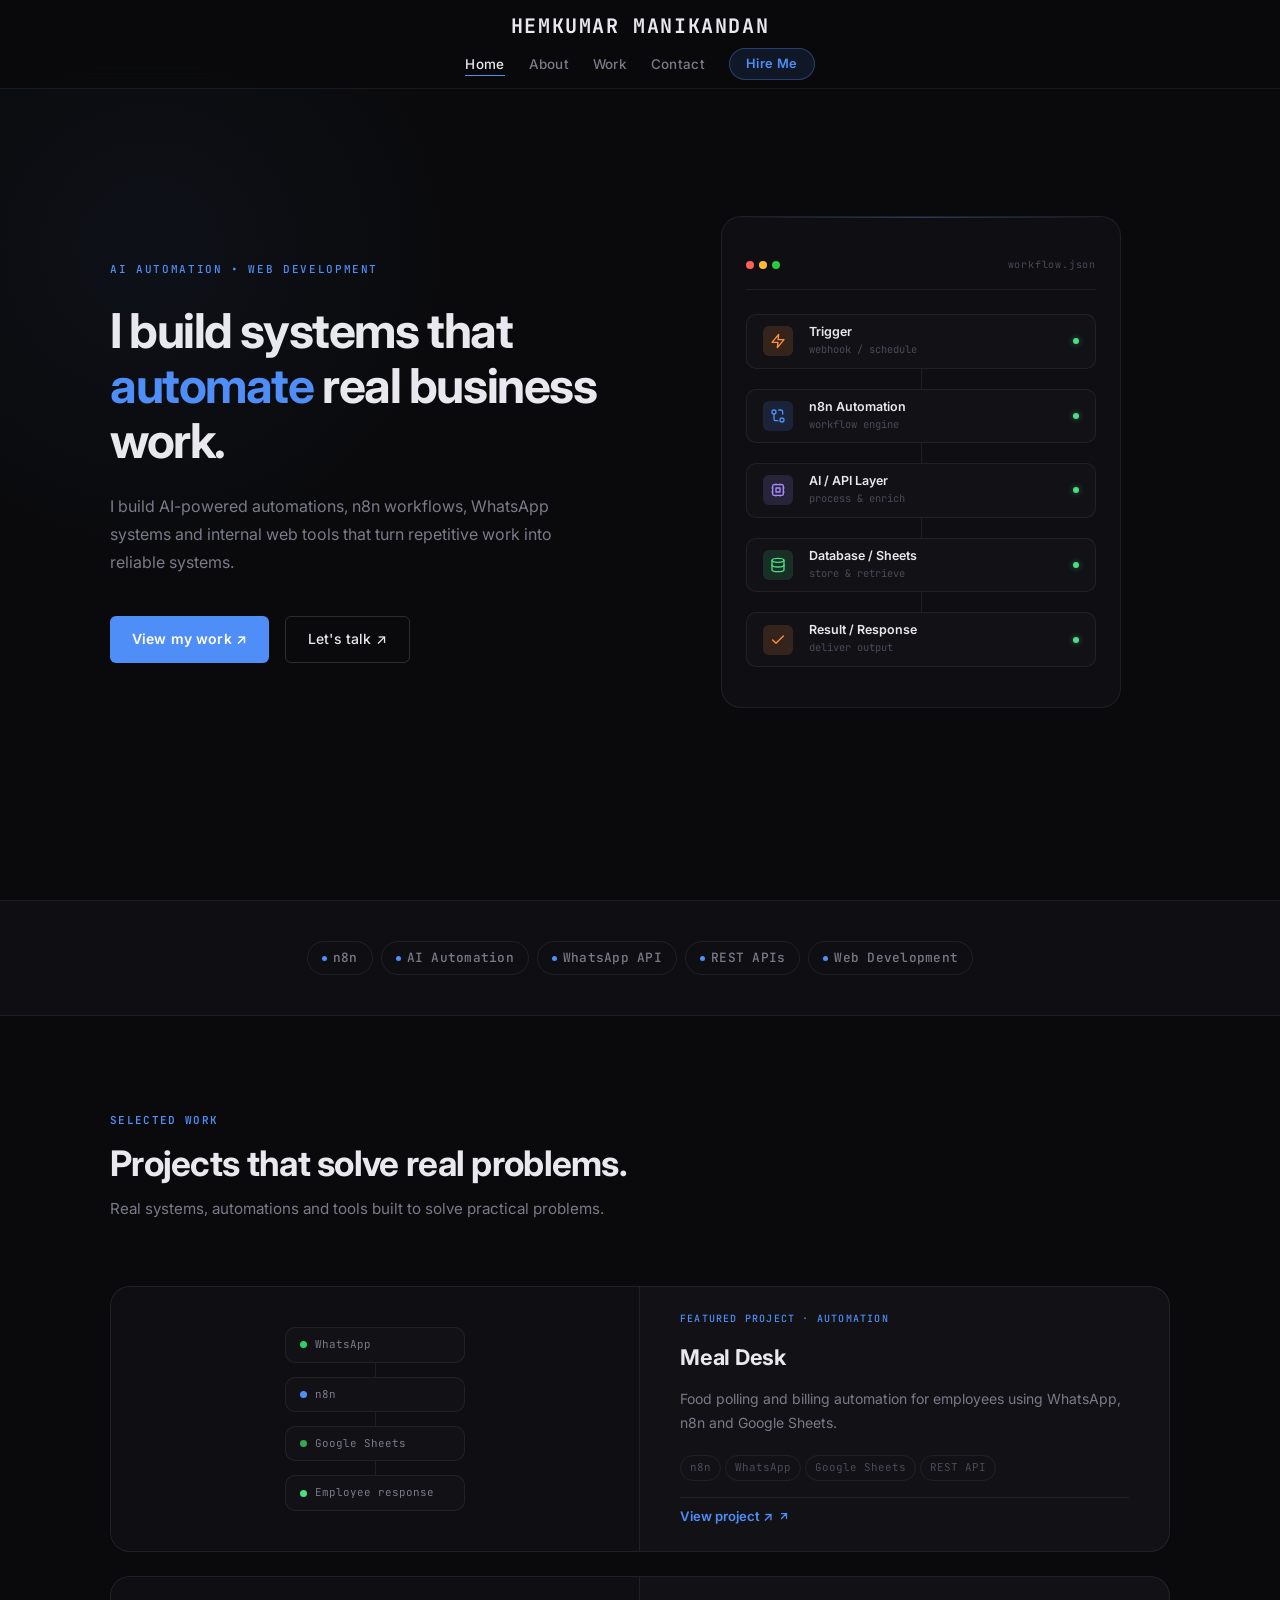
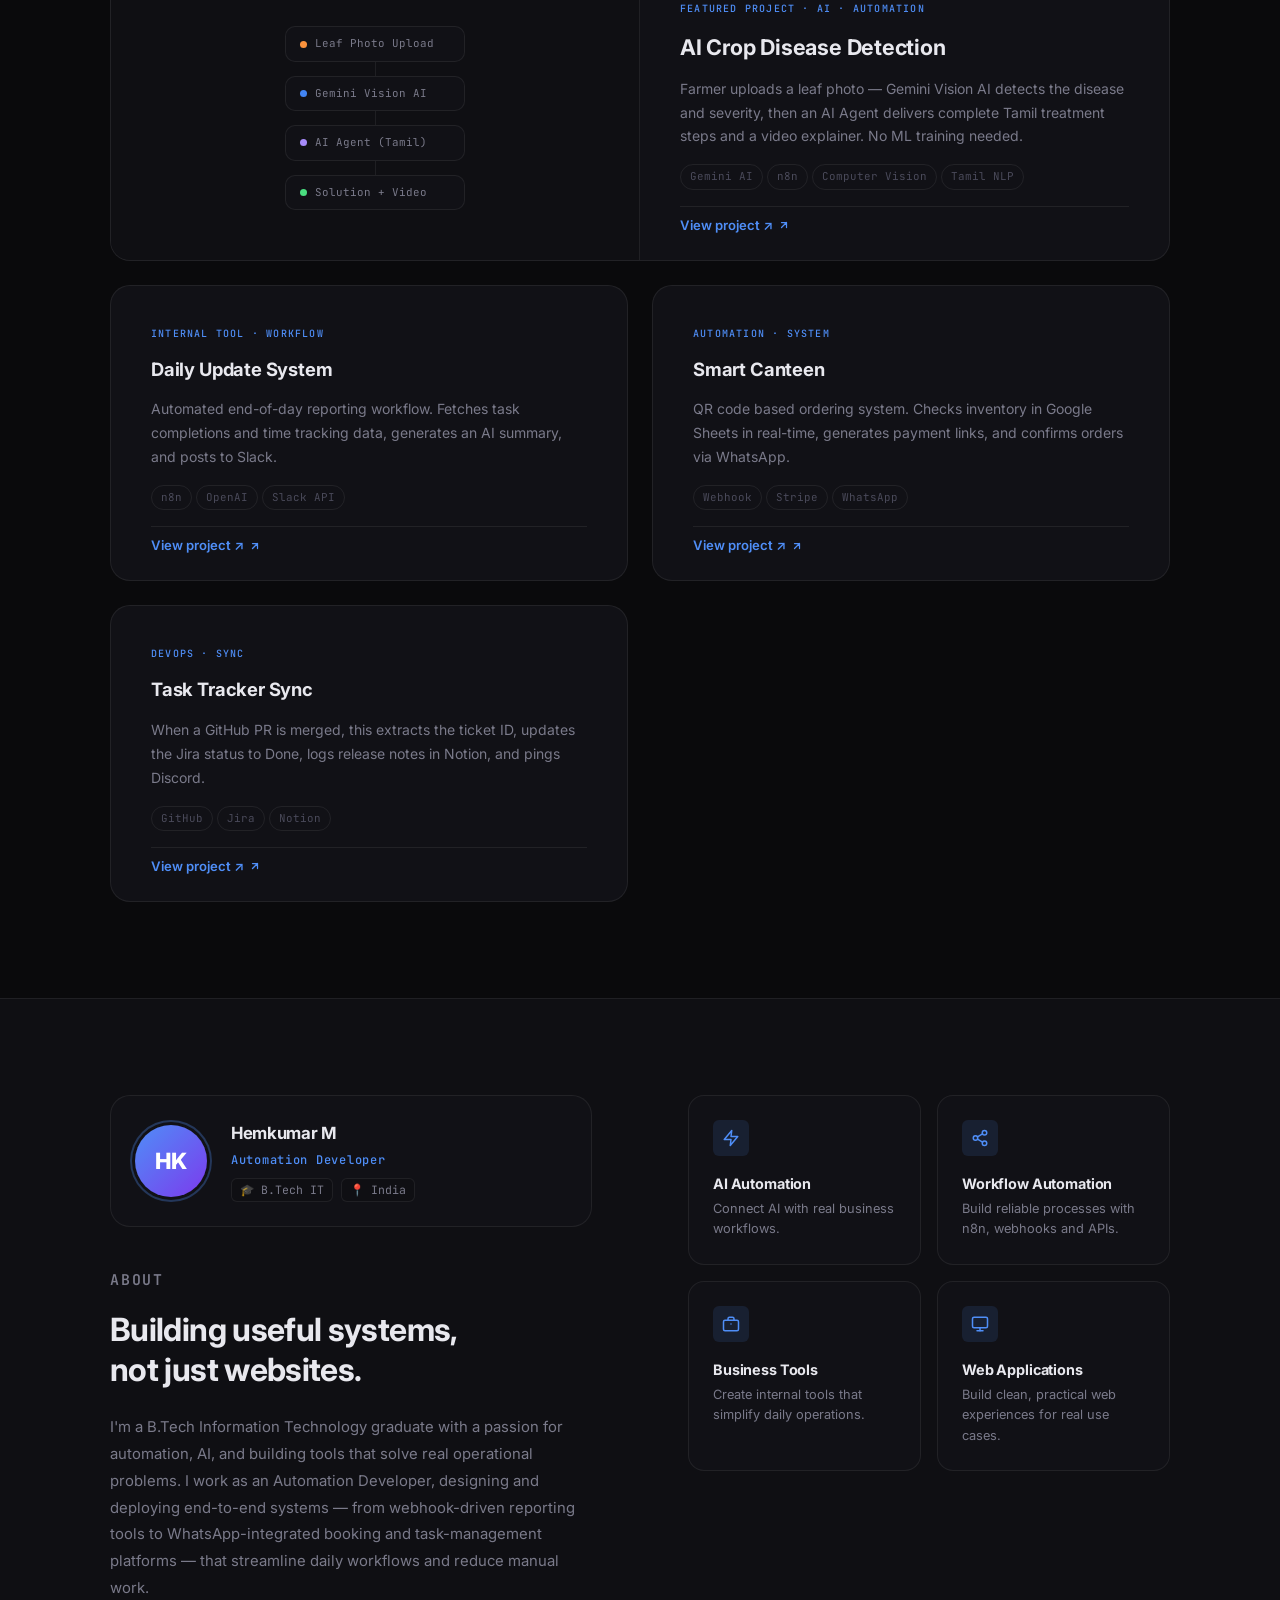
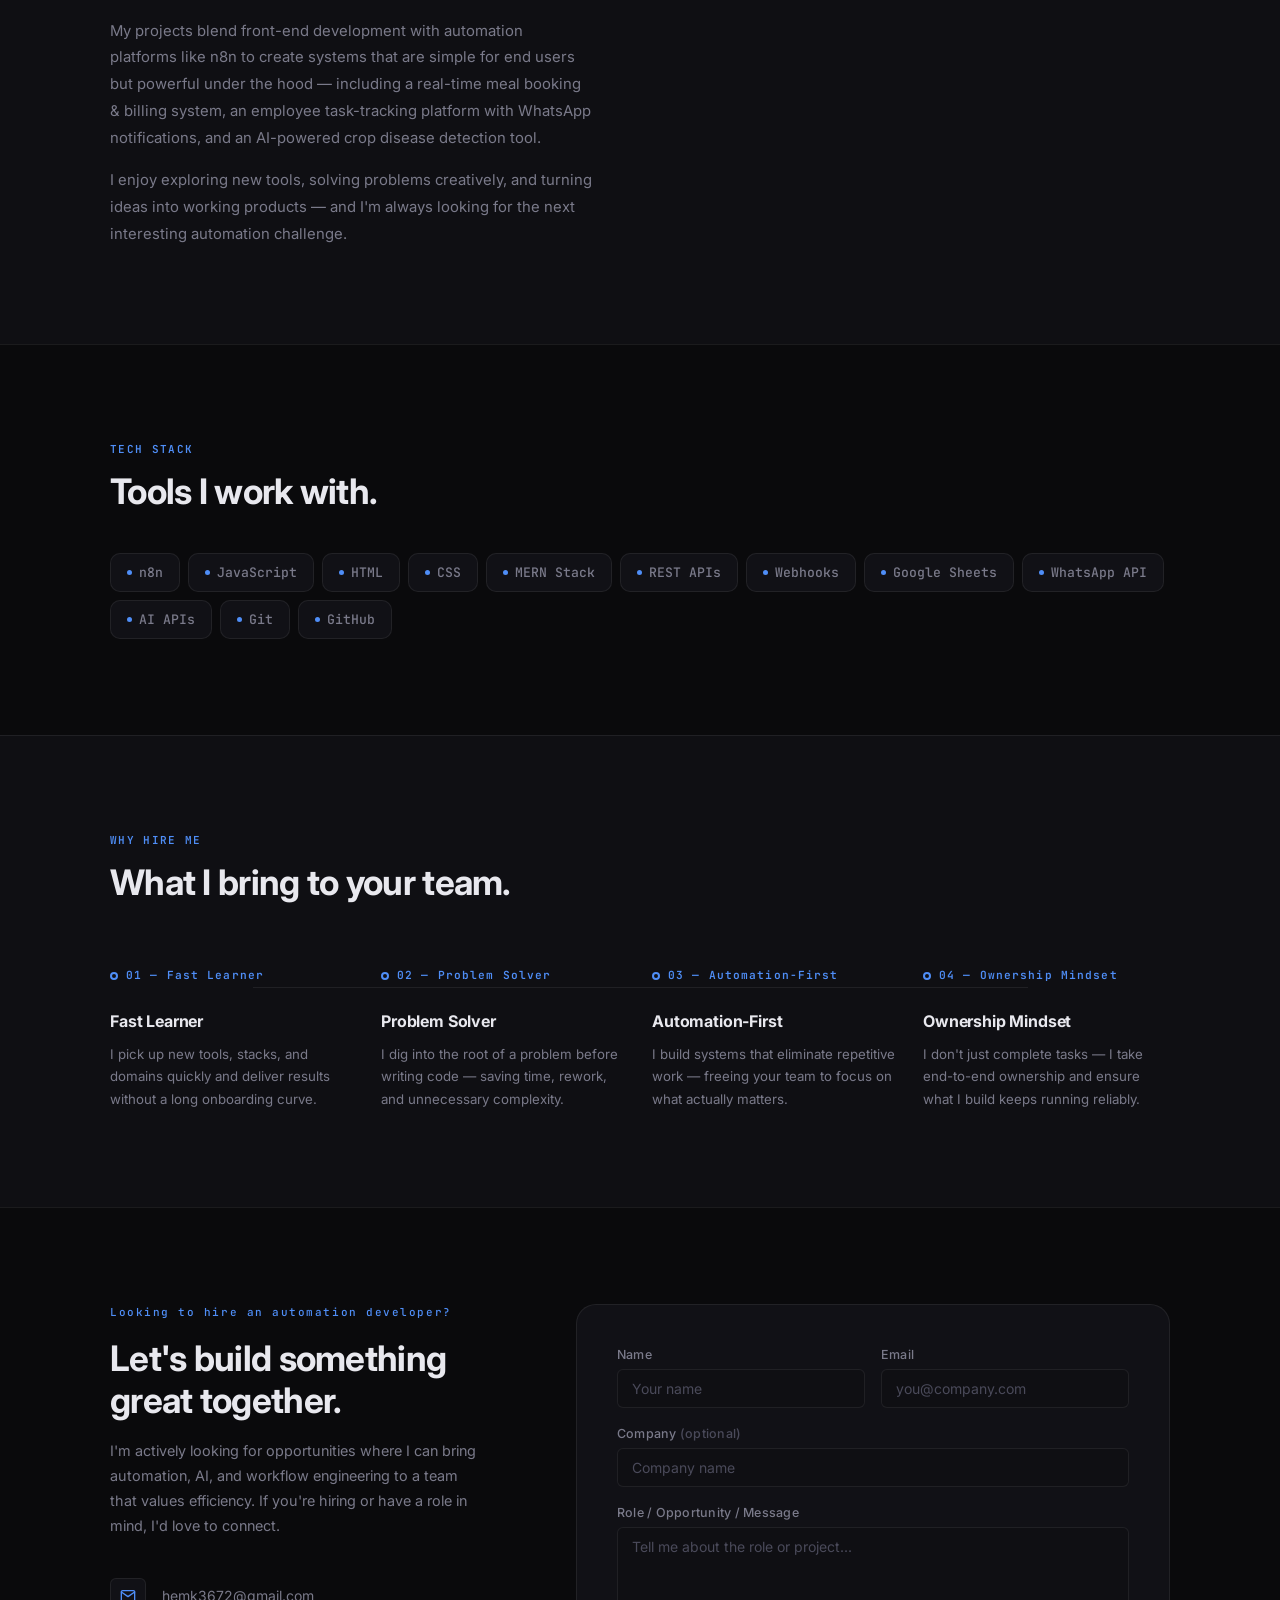
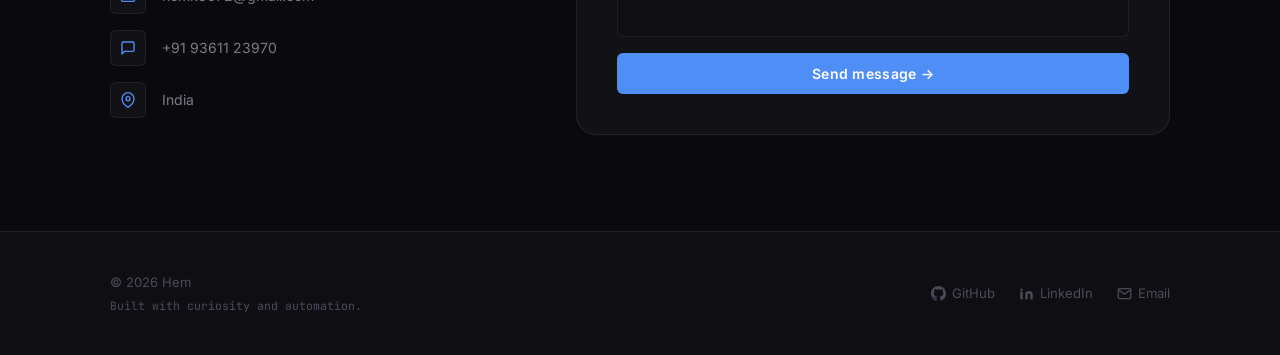
<file: index.html>
<!DOCTYPE html>
<html lang="en">
<head>
  <meta charset="UTF-8" />
  <meta name="viewport" content="width=device-width, initial-scale=1.0" />
  <meta name="description" content="Hem — AI Automation &amp; Web Developer. I build AI-powered workflows, n8n automations, WhatsApp systems and internal web tools." />
  <meta name="robots" content="index, follow" />
  <title>Hem — AI Automation &amp; Web Developer</title>

  <!-- Preconnect to Google Fonts -->
  <link rel="preconnect" href="https://fonts.googleapis.com" />
  <link rel="preconnect" href="https://fonts.gstatic.com" crossorigin />

  <link rel="stylesheet" href="style.css" />
</head>
<body>

<!-- ============================================================
     NAVBAR
     ============================================================ -->
<nav id="navbar" role="navigation" aria-label="Main navigation">
  <div class="container">

    <!-- Row 1: Logo centered -->
    <div class="nav-logo-row">
      <a href="#hero" class="nav-logo" aria-label="Hemkumar Manikandan - home">HEMKUMAR MANIKANDAN</a>
    </div>

    <!-- Row 2: Links + CTA centered -->
    <div class="nav-links-row">
      <ul class="nav-links" role="list">
        <li><a href="#hero" class="active">Home</a></li>
        <li><a href="#about">About</a></li>
        <li><a href="#work">Work</a></li>
        <li><a href="#contact">Contact</a></li>
      </ul>
      <a href="#contact" class="nav-cta">Hire Me</a>

      <!-- Hamburger (mobile only) -->
      <button
        id="nav-hamburger"
        class="nav-hamburger"
        aria-label="Toggle mobile menu"
        aria-expanded="false"
        aria-controls="nav-mobile"
      >
        <span></span>
        <span></span>
        <span></span>
      </button>
    </div>

  </div>
</nav>

<!-- Mobile nav -->
<nav id="nav-mobile" class="nav-mobile" role="navigation" aria-label="Mobile navigation">
  <a href="#hero">Home</a>
  <a href="#about">About</a>
  <a href="#work">Work</a>
  <a href="#contact">Contact</a>
  <a href="#contact" class="nav-mobile-cta">Hire Me</a>
</nav>


<!-- ============================================================
     HERO
     ============================================================ -->
<section id="hero" aria-labelledby="hero-heading">
  <div class="container">
    <div class="hero-inner">

      <!-- Left: Copy -->
      <div class="hero-content">

        <p class="hero-eyebrow">AI AUTOMATION &bull; WEB DEVELOPMENT</p>

        <h1 class="hero-heading" id="hero-heading">
          I build systems that<br>
          <em>automate</em> real business work.
        </h1>

        <p class="hero-para">
          I build AI-powered automations, n8n workflows, WhatsApp systems and internal web
          tools that turn repetitive work into reliable systems.
        </p>

        <div class="hero-cta">
          <a href="#work"    class="btn-primary"    id="cta-work">View my work ↗</a>
          <a href="#contact" class="btn-secondary"  id="cta-contact">Let's talk ↗</a>
        </div>

      </div>

      <!-- Right: Workflow visual -->
      <div class="hero-visual" aria-hidden="true">
        <div class="workflow-canvas">

          <!-- Title bar -->
          <div class="workflow-title-bar">
            <div class="wf-dots">
              <span class="wf-dot"></span>
              <span class="wf-dot"></span>
              <span class="wf-dot"></span>
            </div>
            <span class="wf-label">workflow.json</span>
          </div>

          <!-- Nodes -->
          <div class="workflow-nodes">

            <!-- Trigger -->
            <div class="wf-node">
              <div class="wf-node-icon node-trigger">
                <!-- Lightning bolt -->
                <svg width="16" height="16" viewBox="0 0 24 24" fill="none" stroke="currentColor" stroke-width="2" stroke-linecap="round" stroke-linejoin="round" style="color:#fb923c">
                  <polygon points="13 2 3 14 12 14 11 22 21 10 12 10 13 2"/>
                </svg>
              </div>
              <div class="wf-node-text">
                <div class="wf-node-name">Trigger</div>
                <div class="wf-node-type">webhook / schedule</div>
              </div>
              <span class="wf-node-status active"></span>
            </div>

            <div class="wf-connector"><div class="wf-connector-line"></div></div>

            <!-- Automation -->
            <div class="wf-node">
              <div class="wf-node-icon node-auto">
                <!-- Git merge / workflow -->
                <svg width="16" height="16" viewBox="0 0 24 24" fill="none" stroke="currentColor" stroke-width="2" stroke-linecap="round" stroke-linejoin="round" style="color:#4f8ef7">
                  <circle cx="18" cy="18" r="3"/><circle cx="6" cy="6" r="3"/><path d="M6 9v7a3 3 0 0 0 3 3h3"/>
                  <path d="M13 3h3a3 3 0 0 1 3 3v3"/>
                </svg>
              </div>
              <div class="wf-node-text">
                <div class="wf-node-name">n8n Automation</div>
                <div class="wf-node-type">workflow engine</div>
              </div>
              <span class="wf-node-status active"></span>
            </div>

            <div class="wf-connector"><div class="wf-connector-line"></div></div>

            <!-- AI / API -->
            <div class="wf-node">
              <div class="wf-node-icon node-ai">
                <!-- CPU / AI -->
                <svg width="16" height="16" viewBox="0 0 24 24" fill="none" stroke="currentColor" stroke-width="2" stroke-linecap="round" stroke-linejoin="round" style="color:#a78bfa">
                  <rect x="4" y="4" width="16" height="16" rx="2"/>
                  <rect x="9" y="9" width="6" height="6"/>
                  <path d="M9 4v-1M15 4v-1M9 21v-1M15 21v-1M4 9H3M4 15H3M21 9h-1M21 15h-1"/>
                </svg>
              </div>
              <div class="wf-node-text">
                <div class="wf-node-name">AI / API Layer</div>
                <div class="wf-node-type">process &amp; enrich</div>
              </div>
              <span class="wf-node-status active"></span>
            </div>

            <div class="wf-connector"><div class="wf-connector-line"></div></div>

            <!-- Database -->
            <div class="wf-node">
              <div class="wf-node-icon node-db">
                <!-- Database -->
                <svg width="16" height="16" viewBox="0 0 24 24" fill="none" stroke="currentColor" stroke-width="2" stroke-linecap="round" stroke-linejoin="round" style="color:#4ade80">
                  <ellipse cx="12" cy="5" rx="9" ry="3"/>
                  <path d="M3 5v14c0 1.66 4.03 3 9 3s9-1.34 9-3V5"/>
                  <path d="M3 12c0 1.66 4.03 3 9 3s9-1.34 9-3"/>
                </svg>
              </div>
              <div class="wf-node-text">
                <div class="wf-node-name">Database / Sheets</div>
                <div class="wf-node-type">store &amp; retrieve</div>
              </div>
              <span class="wf-node-status active"></span>
            </div>

            <div class="wf-connector"><div class="wf-connector-line"></div></div>

            <!-- Result -->
            <div class="wf-node">
              <div class="wf-node-icon node-result">
                <!-- Check circle -->
                <svg width="16" height="16" viewBox="0 0 24 24" fill="none" stroke="currentColor" stroke-width="2" stroke-linecap="round" stroke-linejoin="round" style="color:#fb923c">
                  <polyline points="20 6 9 17 4 12"/>
                </svg>
              </div>
              <div class="wf-node-text">
                <div class="wf-node-name">Result / Response</div>
                <div class="wf-node-type">deliver output</div>
              </div>
              <span class="wf-node-status active"></span>
            </div>

          </div><!-- .workflow-nodes -->
        </div><!-- .workflow-canvas -->
      </div><!-- .hero-visual -->

    </div><!-- .hero-inner -->
  </div><!-- .container -->
</section><!-- #hero -->


<!-- ============================================================
     CAPABILITY STRIP
     ============================================================ -->
<div id="capabilities" aria-label="Key capabilities">
  <div class="container">
    <div class="cap-inner">
      <span class="cap-badge"><span class="cap-dot"></span>n8n</span>
      <span class="cap-badge"><span class="cap-dot"></span>AI Automation</span>
      <span class="cap-badge"><span class="cap-dot"></span>WhatsApp API</span>
      <span class="cap-badge"><span class="cap-dot"></span>REST APIs</span>
      <span class="cap-badge"><span class="cap-dot"></span>Web Development</span>
    </div>
  </div>
</div>


<!-- ============================================================
     WORK / PROJECTS
     ============================================================ -->
<section id="work" aria-labelledby="work-heading">
  <div class="container">

    <div class="work-header section-header reveal">
      <p class="section-label" style="margin-bottom:12px">Selected work</p>
      <h2 class="section-title" id="work-heading">Projects that solve real problems.</h2>
      <p class="section-subtitle" style="margin-top:12px">
        Real systems, automations and tools built to solve practical problems.
      </p>
    </div>

    <div class="projects-grid">

      <!-- ── PROJECT 1: Meal Desk (FEATURED) ── -->
      <article class="project-card featured reveal" data-delay="0" aria-labelledby="card-mealdesk">

        <!-- Preview: mini vertical workflow -->
        <div class="card-preview">
          <div class="mini-workflow" aria-hidden="true">

            <div class="mini-wf-node">
              <span class="mini-wf-dot" style="background:#25d366"></span>
              <span class="mini-wf-label">WhatsApp</span>
            </div>
            <div class="mini-wf-connector"></div>

            <div class="mini-wf-node">
              <span class="mini-wf-dot" style="background:#4f8ef7"></span>
              <span class="mini-wf-label">n8n</span>
            </div>
            <div class="mini-wf-connector"></div>

            <div class="mini-wf-node">
              <span class="mini-wf-dot" style="background:#34a853"></span>
              <span class="mini-wf-label">Google Sheets</span>
            </div>
            <div class="mini-wf-connector"></div>

            <div class="mini-wf-node">
              <span class="mini-wf-dot" style="background:#4ade80"></span>
              <span class="mini-wf-label">Employee response</span>
            </div>

          </div>
        </div>

        <!-- Body -->
        <div class="card-body">
          <span class="card-category">Featured project &middot; Automation</span>
          <h3 class="card-title" id="card-mealdesk">Meal Desk</h3>
          <p class="card-desc">
            Food polling and billing automation for employees using WhatsApp, n8n and Google Sheets.
          </p>
          <div class="card-tags">
            <span class="tag">n8n</span>
            <span class="tag">WhatsApp</span>
            <span class="tag">Google Sheets</span>
            <span class="tag">REST API</span>
          </div>
          <div class="card-footer">
            <!-- Route: /projects/meal-desk — interactive n8n workflow visualization -->
            <a href="projects/meal-desk/index.html" class="card-link" id="link-mealdesk">
              View project ↗
              <svg width="12" height="12" viewBox="0 0 24 24" fill="none" stroke="currentColor" stroke-width="2.5" stroke-linecap="round" stroke-linejoin="round" aria-hidden="true">
                <path d="M7 17L17 7M7 7h10v10"/>
              </svg>
            </a>
          </div>
        </div>

      </article>


      <!-- 🌿 PROJECT 2: AI Crop Disease Detection 🌿 -->
      <article class="project-card featured reveal" data-delay="80" aria-labelledby="card-crop">

        <!-- Preview: mini vertical workflow -->
        <div class="card-preview">
          <div class="mini-workflow" aria-hidden="true">

            <div class="mini-wf-node">
              <span class="mini-wf-dot" style="background:#fb923c"></span>
              <span class="mini-wf-label">Leaf Photo Upload</span>
            </div>
            <div class="mini-wf-connector"></div>

            <div class="mini-wf-node">
              <span class="mini-wf-dot" style="background:#4285f4"></span>
              <span class="mini-wf-label">Gemini Vision AI</span>
            </div>
            <div class="mini-wf-connector"></div>

            <div class="mini-wf-node">
              <span class="mini-wf-dot" style="background:#a78bfa"></span>
              <span class="mini-wf-label">AI Agent (Tamil)</span>
            </div>
            <div class="mini-wf-connector"></div>

            <div class="mini-wf-node">
              <span class="mini-wf-dot" style="background:#4ade80"></span>
              <span class="mini-wf-label">Solution + Video</span>
            </div>

          </div>
        </div>

        <!-- Body -->
        <div class="card-body">
          <span class="card-category">Featured project &middot; AI &middot; Automation</span>
          <h3 class="card-title" id="card-crop">AI Crop Disease Detection</h3>
          <p class="card-desc">
            Farmer uploads a leaf photo &mdash; Gemini Vision AI detects the disease and severity, then an AI Agent delivers complete Tamil treatment steps and a video explainer. No ML training needed.
          </p>
          <div class="card-tags">
            <span class="tag">Gemini AI</span>
            <span class="tag">n8n</span>
            <span class="tag">Computer Vision</span>
            <span class="tag">Tamil NLP</span>
          </div>
          <div class="card-footer">
            <a href="projects/crop-disease/index.html" class="card-link" id="link-crop">
              View project &#8599;
              <svg width="12" height="12" viewBox="0 0 24 24" fill="none" stroke="currentColor" stroke-width="2.5" stroke-linecap="round" stroke-linejoin="round" aria-hidden="true">
                <path d="M7 17L17 7M7 7h10v10"/>
              </svg>
            </a>
          </div>
        </div>

      </article>



      <!-- PROJECT 3: Daily Update System -->
      <article class="project-card reveal" data-delay="0" aria-labelledby="card-daily-update">
        <div class="card-body" style="padding-top: var(--space-xl)">
          <span class="card-category">Internal Tool &middot; Workflow</span>
          <h3 class="card-title" id="card-daily-update">Daily Update System</h3>
          <p class="card-desc">
            Automated end-of-day reporting workflow. Fetches task completions and time tracking data, generates an AI summary, and posts to Slack.
          </p>
          <div class="card-tags">
            <span class="tag">n8n</span>
            <span class="tag">OpenAI</span>
            <span class="tag">Slack API</span>
          </div>
          <div class="card-footer">
            <a href="projects/daily-update/index.html" class="card-link" id="link-daily-update">
              View project &#8599;
              <svg width="12" height="12" viewBox="0 0 24 24" fill="none" stroke="currentColor" stroke-width="2.5" stroke-linecap="round" stroke-linejoin="round" aria-hidden="true">
                <path d="M7 17L17 7M7 7h10v10"/>
              </svg>
            </a>
          </div>
        </div>
      </article>

      <!-- PROJECT 4: Smart Canteen -->
      <article class="project-card reveal" data-delay="80" aria-labelledby="card-smart-canteen">
        <div class="card-body" style="padding-top: var(--space-xl)">
          <span class="card-category">Automation &middot; System</span>
          <h3 class="card-title" id="card-smart-canteen">Smart Canteen</h3>
          <p class="card-desc">
            QR code based ordering system. Checks inventory in Google Sheets in real-time, generates payment links, and confirms orders via WhatsApp.
          </p>
          <div class="card-tags">
            <span class="tag">Webhook</span>
            <span class="tag">Stripe</span>
            <span class="tag">WhatsApp</span>
          </div>
          <div class="card-footer">
            <a href="projects/smart-canteen/index.html" class="card-link" id="link-smart-canteen">
              View project &#8599;
              <svg width="12" height="12" viewBox="0 0 24 24" fill="none" stroke="currentColor" stroke-width="2.5" stroke-linecap="round" stroke-linejoin="round" aria-hidden="true">
                <path d="M7 17L17 7M7 7h10v10"/>
              </svg>
            </a>
          </div>
        </div>
      </article>

      <!-- PROJECT 5: Task Tracker -->
      <article class="project-card reveal" data-delay="160" aria-labelledby="card-task-tracker">
        <div class="card-body" style="padding-top: var(--space-xl)">
          <span class="card-category">DevOps &middot; Sync</span>
          <h3 class="card-title" id="card-task-tracker">Task Tracker Sync</h3>
          <p class="card-desc">
            When a GitHub PR is merged, this extracts the ticket ID, updates the Jira status to Done, logs release notes in Notion, and pings Discord.
          </p>
          <div class="card-tags">
            <span class="tag">GitHub</span>
            <span class="tag">Jira</span>
            <span class="tag">Notion</span>
          </div>
          <div class="card-footer">
            <a href="projects/task-tracker/index.html" class="card-link" id="link-task-tracker">
              View project &#8599;
              <svg width="12" height="12" viewBox="0 0 24 24" fill="none" stroke="currentColor" stroke-width="2.5" stroke-linecap="round" stroke-linejoin="round" aria-hidden="true">
                <path d="M7 17L17 7M7 7h10v10"/>
              </svg>
            </a>
          </div>
        </div>
      </article>

    </div><!-- .projects-grid -->
  </div><!-- .container -->
</section><!-- #work -->


<!-- ============================================================
     ABOUT
     ============================================================ -->
<section id="about" aria-labelledby="about-heading">
  <div class="container">
    <div class="about-inner">

      <!-- Left: Profile card + bio -->
      <div class="about-text reveal">

        <!-- HK Avatar Card -->
        <div class="profile-card">
          <div class="profile-avatar" aria-hidden="true">HK</div>
          <div class="profile-info">
            <h3 class="profile-name">Hemkumar M</h3>
            <span class="profile-role">Automation Developer</span>
            <div class="profile-badges">
              <span class="profile-badge">&#x1F393; B.Tech IT</span>
              <span class="profile-badge">&#x1F4CD; India</span>
            </div>
          </div>
        </div>

        <p class="section-label" style="margin-bottom:16px;margin-top:var(--space-xl)">About</p>
        <h2 id="about-heading">Building useful systems,<br>not just websites.</h2>
        <p>
          I&#39;m a B.Tech Information Technology graduate with a passion for automation, AI, and
          building tools that solve real operational problems. I work as an Automation Developer,
          designing and deploying end-to-end systems &mdash; from webhook-driven reporting tools to
          WhatsApp-integrated booking and task-management platforms &mdash; that streamline daily
          workflows and reduce manual work.
        </p>
        <p>
          My projects blend front-end development with automation platforms like n8n to create
          systems that are simple for end users but powerful under the hood &mdash; including a
          real-time meal booking &amp; billing system, an employee task-tracking platform with
          WhatsApp notifications, and an AI-powered crop disease detection tool.
        </p>
        <p>
          I enjoy exploring new tools, solving problems creatively, and turning ideas into working
          products &mdash; and I&#39;m always looking for the next interesting automation challenge.
        </p>
      </div>

      <!-- Right: capability cards -->
      <div class="capabilities-grid reveal" data-delay="100">

        <div class="cap-card">
          <div class="cap-icon" aria-hidden="true">
            <!-- Zap -->
            <svg width="18" height="18" viewBox="0 0 24 24" fill="none" stroke="currentColor" stroke-width="2" stroke-linecap="round" stroke-linejoin="round">
              <polygon points="13 2 3 14 12 14 11 22 21 10 12 10 13 2"/>
            </svg>
          </div>
          <h4>AI Automation</h4>
          <p>Connect AI with real business workflows.</p>
        </div>

        <div class="cap-card">
          <div class="cap-icon" aria-hidden="true">
            <!-- Share2 / workflow -->
            <svg width="18" height="18" viewBox="0 0 24 24" fill="none" stroke="currentColor" stroke-width="2" stroke-linecap="round" stroke-linejoin="round">
              <circle cx="18" cy="5" r="3"/><circle cx="6" cy="12" r="3"/><circle cx="18" cy="19" r="3"/>
              <line x1="8.59" y1="13.51" x2="15.42" y2="17.49"/>
              <line x1="15.41" y1="6.51" x2="8.59" y2="10.49"/>
            </svg>
          </div>
          <h4>Workflow Automation</h4>
          <p>Build reliable processes with n8n, webhooks and APIs.</p>
        </div>

        <div class="cap-card">
          <div class="cap-icon" aria-hidden="true">
            <!-- Briefcase -->
            <svg width="18" height="18" viewBox="0 0 24 24" fill="none" stroke="currentColor" stroke-width="2" stroke-linecap="round" stroke-linejoin="round">
              <rect x="2" y="7" width="20" height="14" rx="2"/>
              <path d="M16 7V5a2 2 0 0 0-2-2h-4a2 2 0 0 0-2 2v2"/>
              <line x1="12" y1="12" x2="12" y2="12.01"/>
            </svg>
          </div>
          <h4>Business Tools</h4>
          <p>Create internal tools that simplify daily operations.</p>
        </div>

        <div class="cap-card">
          <div class="cap-icon" aria-hidden="true">
            <!-- Monitor -->
            <svg width="18" height="18" viewBox="0 0 24 24" fill="none" stroke="currentColor" stroke-width="2" stroke-linecap="round" stroke-linejoin="round">
              <rect x="2" y="3" width="20" height="14" rx="2"/>
              <line x1="8" y1="21" x2="16" y2="21"/>
              <line x1="12" y1="17" x2="12" y2="21"/>
            </svg>
          </div>
          <h4>Web Applications</h4>
          <p>Build clean, practical web experiences for real use cases.</p>
        </div>

      </div>
    </div>
  </div>
</section><!-- #about -->


<!-- ============================================================
     TECH STACK
     ============================================================ -->
<section id="stack" aria-labelledby="stack-heading">
  <div class="container">

    <div class="reveal">
      <p class="section-label" style="margin-bottom:12px">Tech stack</p>
      <h2 class="section-title" id="stack-heading">Tools I work with.</h2>
    </div>

    <div class="stack-grid reveal" data-delay="80">
      <span class="stack-badge"><span class="stack-dot"></span>n8n</span>
      <span class="stack-badge"><span class="stack-dot"></span>JavaScript</span>
      <span class="stack-badge"><span class="stack-dot"></span>HTML</span>
      <span class="stack-badge"><span class="stack-dot"></span>CSS</span>
      <span class="stack-badge"><span class="stack-dot"></span>MERN Stack</span>
      <span class="stack-badge"><span class="stack-dot"></span>REST APIs</span>
      <span class="stack-badge"><span class="stack-dot"></span>Webhooks</span>
      <span class="stack-badge"><span class="stack-dot"></span>Google Sheets</span>
      <span class="stack-badge"><span class="stack-dot"></span>WhatsApp API</span>
      <span class="stack-badge"><span class="stack-dot"></span>AI APIs</span>
      <span class="stack-badge"><span class="stack-dot"></span>Git</span>
      <span class="stack-badge"><span class="stack-dot"></span>GitHub</span>
    </div>

  </div>
</section><!-- #stack -->


<!-- ============================================================
     HOW I WORK / PROCESS
     ============================================================ -->
<section id="process" aria-labelledby="process-heading">
  <div class="container">

    <div class="reveal">
      <p class="section-label" style="margin-bottom:12px">Why Hire Me</p>
      <h2 class="section-title" id="process-heading">What I bring to your team.</h2>
    </div>

    <div class="process-steps">

      <div class="process-step reveal" data-delay="0">
        <div class="step-number">01 &mdash; Fast Learner</div>
        <div class="step-title">Fast Learner</div>
        <p class="step-desc">
          I pick up new tools, stacks, and domains quickly and deliver results without a long onboarding curve.
        </p>
      </div>

      <div class="process-step reveal" data-delay="80">
        <div class="step-number">02 &mdash; Problem Solver</div>
        <div class="step-title">Problem Solver</div>
        <p class="step-desc">
          I dig into the root of a problem before writing code — saving time, rework, and unnecessary complexity.
        </p>
      </div>

      <div class="process-step reveal" data-delay="160">
        <div class="step-number">03 &mdash; Automation-First</div>
        <div class="step-title">Automation-First</div>
        <p class="step-desc">
          I build systems that eliminate repetitive work — freeing your team to focus on what actually matters.
        </p>
      </div>

      <div class="process-step reveal" data-delay="240">
        <div class="step-number">04 &mdash; Ownership Mindset</div>
        <div class="step-title">Ownership Mindset</div>
        <p class="step-desc">
          I don't just complete tasks — I take end-to-end ownership and ensure what I build keeps running reliably.
        </p>
      </div>

    </div>
  </div>
</section><!-- #process -->


<!-- ============================================================
     CONTACT
     ============================================================ -->
<section id="contact" aria-labelledby="contact-heading">
  <div class="container">
    <div class="contact-inner">

      <!-- Left: info -->
      <div class="contact-left reveal">
        <h3>Looking to hire an automation developer?</h3>
        <h2 id="contact-heading">Let's build something great together.</h2>
        <p>
          I'm actively looking for opportunities where I can bring automation, AI, and workflow engineering to a team that values efficiency. If you're hiring or have a role in mind, I'd love to connect.
        </p>

        <div class="contact-details">

          <div class="contact-item">
            <div class="contact-item-icon" aria-hidden="true">
              <!-- Mail -->
              <svg width="16" height="16" viewBox="0 0 24 24" fill="none" stroke="currentColor" stroke-width="2" stroke-linecap="round" stroke-linejoin="round">
                <path d="M4 4h16c1.1 0 2 .9 2 2v12c0 1.1-.9 2-2 2H4c-1.1 0-2-.9-2-2V6c0-1.1.9-2 2-2z"/>
                <polyline points="22,6 12,13 2,6"/>
              </svg>
            </div>
            <a href="https://mail.google.com/mail/?view=cm&fs=1&to=hemk3672@gmail.com" target="_blank" rel="noopener noreferrer" style="color:inherit;text-decoration:none;">hemk3672@gmail.com</a>
          </div>

          <div class="contact-item">
            <div class="contact-item-icon" aria-hidden="true">
              <!-- Message circle -->
              <svg width="16" height="16" viewBox="0 0 24 24" fill="none" stroke="currentColor" stroke-width="2" stroke-linecap="round" stroke-linejoin="round">
                <path d="M21 15a2 2 0 0 1-2 2H7l-4 4V5a2 2 0 0 1 2-2h14a2 2 0 0 1 2 2z"/>
              </svg>
            </div>
            <a href="https://wa.me/919361123970" target="_blank" rel="noopener noreferrer" style="color:inherit;text-decoration:none;">+91 93611 23970</a>
          </div>

          <div class="contact-item">
            <div class="contact-item-icon" aria-hidden="true">
              <!-- Map pin -->
              <svg width="16" height="16" viewBox="0 0 24 24" fill="none" stroke="currentColor" stroke-width="2" stroke-linecap="round" stroke-linejoin="round">
                <path d="M21 10c0 7-9 13-9 13s-9-6-9-13a9 9 0 0 1 18 0z"/>
                <circle cx="12" cy="10" r="3"/>
              </svg>
            </div>
            <span>India</span>
          </div>

        </div>
      </div>

      <!-- Right: form -->
      <div class="reveal" data-delay="100">
        <form id="contact-form" class="contact-form" novalidate>

          <div class="form-row">
            <div class="form-group">
              <label for="form-name">Name</label>
              <input type="text" id="form-name" name="name" placeholder="Your name" required />
            </div>
            <div class="form-group">
              <label for="form-email">Email</label>
              <input type="email" id="form-email" name="email" placeholder="you@company.com" required />
            </div>
          </div>

          <div class="form-group">
            <label for="form-company">Company <span style="color:var(--text-muted)">(optional)</span></label>
            <input type="text" id="form-company" name="company" placeholder="Company name" />
          </div>

          <div class="form-group">
            <label for="form-message">Role / Opportunity / Message</label>
            <textarea id="form-message" name="message" placeholder="Tell me about the role or project..." required></textarea>
          </div>

          <div id="form-status" class="form-status" role="status" aria-live="polite"></div>

          <button type="submit" id="btn-send" class="form-submit">Send message &#8594;</button>

        </form>
      </div>

    </div>
  </div>
</section><!-- #contact -->


<!-- ============================================================
     FOOTER
     ============================================================ -->
<footer id="footer" role="contentinfo">
  <div class="container">
    <div class="footer-inner">

      <div class="footer-left">
        <span class="footer-copy">© 2026 Hem</span>
        <span class="footer-tagline">Built with curiosity and automation.</span>
      </div>

      <nav class="footer-links" aria-label="Social links">
        <a href="https://github.com/Hemkumar1-code" target="_blank" rel="noopener noreferrer" id="link-github" aria-label="GitHub">
          <!-- GitHub mark -->
          <svg width="15" height="15" viewBox="0 0 24 24" fill="currentColor" aria-hidden="true">
            <path d="M12 0C5.37 0 0 5.37 0 12c0 5.31 3.435 9.795 8.205 11.385.6.105.825-.255.825-.57 0-.285-.015-1.23-.015-2.235-3.015.555-3.795-.735-4.035-1.41-.135-.345-.72-1.41-1.23-1.695-.42-.225-1.02-.78-.015-.795.945-.015 1.62.87 1.845 1.23 1.08 1.815 2.805 1.305 3.495.99.105-.78.42-1.305.765-1.605-2.67-.3-5.46-1.335-5.46-5.925 0-1.305.465-2.385 1.23-3.225-.12-.3-.54-1.53.12-3.18 0 0 1.005-.315 3.3 1.23.96-.27 1.98-.405 3-.405s2.04.135 3 .405c2.295-1.56 3.3-1.23 3.3-1.23.66 1.65.24 2.88.12 3.18.765.84 1.23 1.905 1.23 3.225 0 4.605-2.805 5.625-5.475 5.925.435.375.81 1.095.81 2.22 0 1.605-.015 2.895-.015 3.3 0 .315.225.69.825.57A12.02 12.02 0 0 0 24 12c0-6.63-5.37-12-12-12z"/>
          </svg>
          GitHub
        </a>
        <a href="https://www.linkedin.com/in/hemkumar-m-/" target="_blank" rel="noopener noreferrer" id="link-linkedin" aria-label="LinkedIn">
          <!-- LinkedIn -->
          <svg width="15" height="15" viewBox="0 0 24 24" fill="currentColor" aria-hidden="true">
            <path d="M16 8a6 6 0 0 1 6 6v7h-4v-7a2 2 0 0 0-2-2 2 2 0 0 0-2 2v7h-4v-7a6 6 0 0 1 6-6zM2 9h4v12H2zm2-5a2 2 0 1 1 0 4 2 2 0 0 1 0-4z"/>
          </svg>
          LinkedIn
        </a>
        <a href="https://mail.google.com/mail/?view=cm&fs=1&to=hemk3672@gmail.com" target="_blank" rel="noopener noreferrer" id="link-email-footer" aria-label="Email">
          <!-- Mail -->
          <svg width="15" height="15" viewBox="0 0 24 24" fill="none" stroke="currentColor" stroke-width="2" stroke-linecap="round" stroke-linejoin="round" aria-hidden="true">
            <path d="M4 4h16c1.1 0 2 .9 2 2v12c0 1.1-.9 2-2 2H4c-1.1 0-2-.9-2-2V6c0-1.1.9-2 2-2z"/>
            <polyline points="22,6 12,13 2,6"/>
          </svg>
          Email
        </a>
      </nav>

    </div>
  </div>
</footer><!-- #footer -->


<script src="script.js"></script>
</body>
</html>
</file>
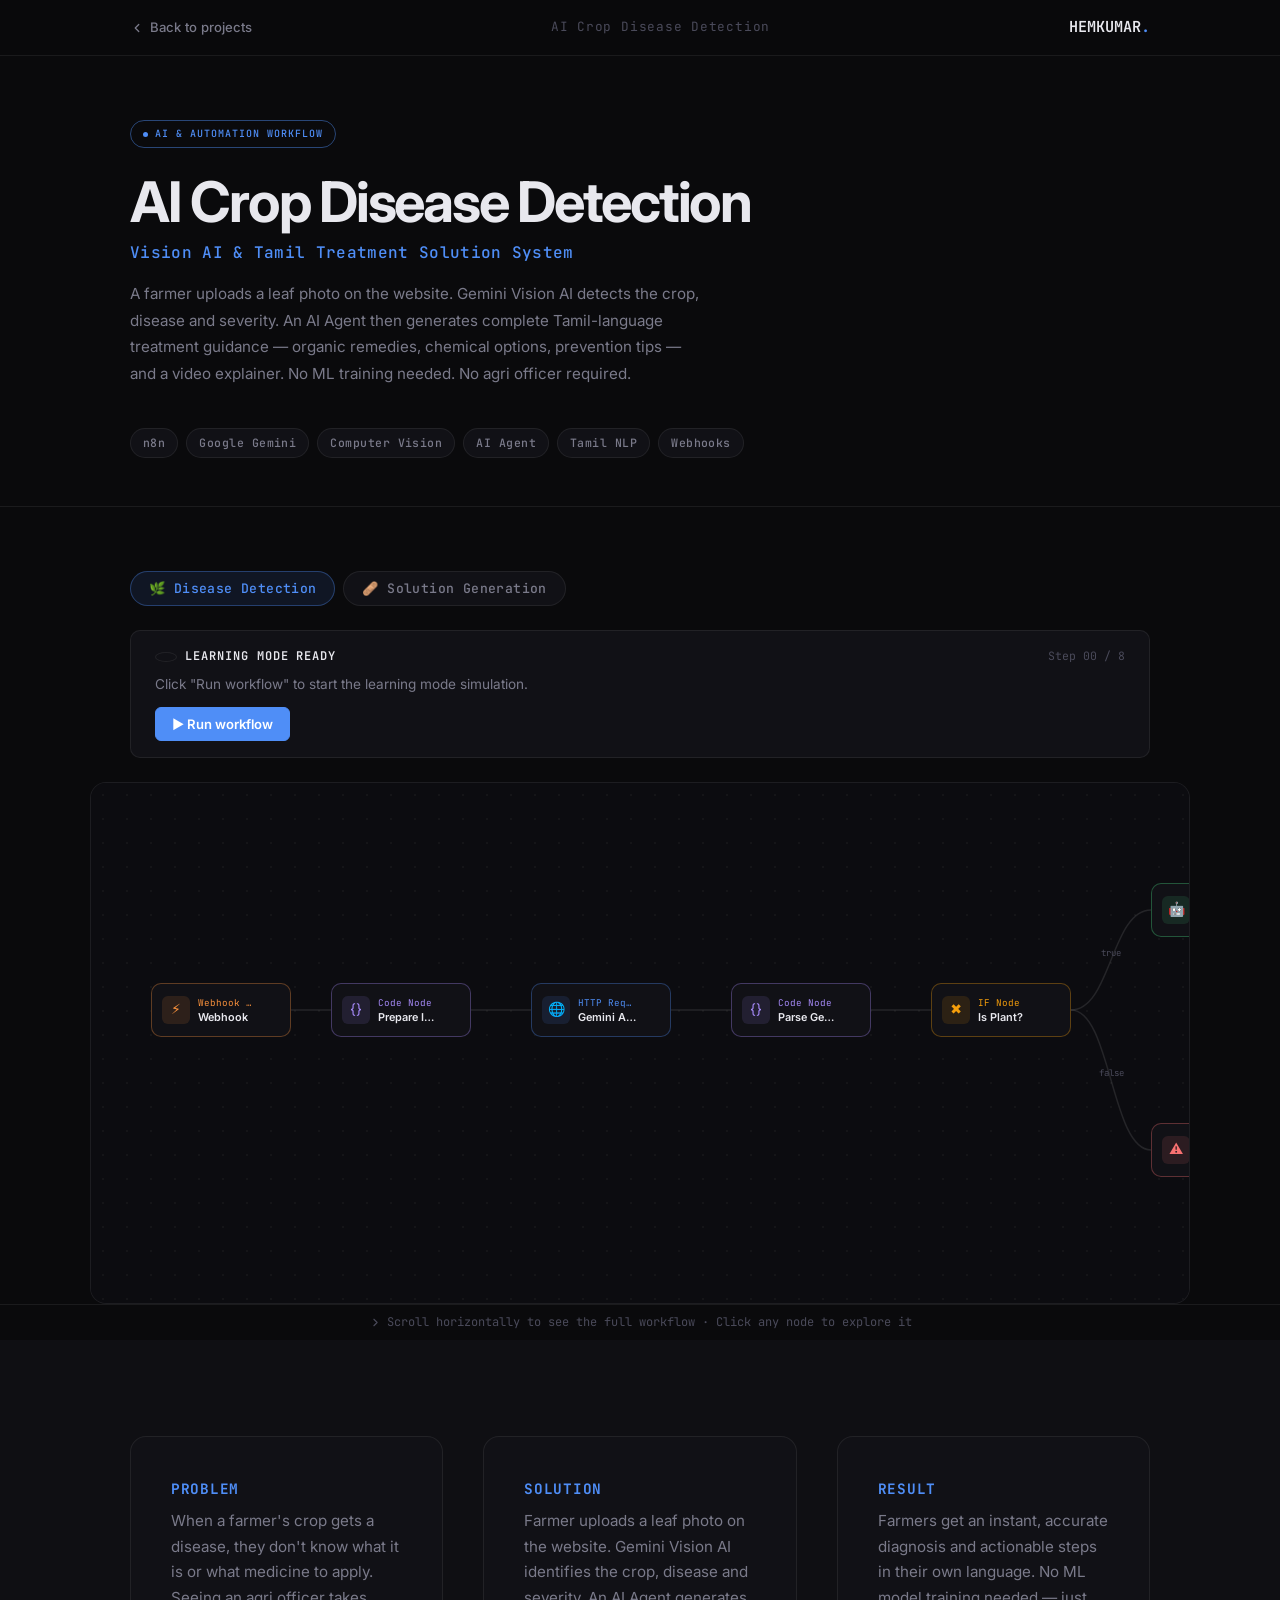
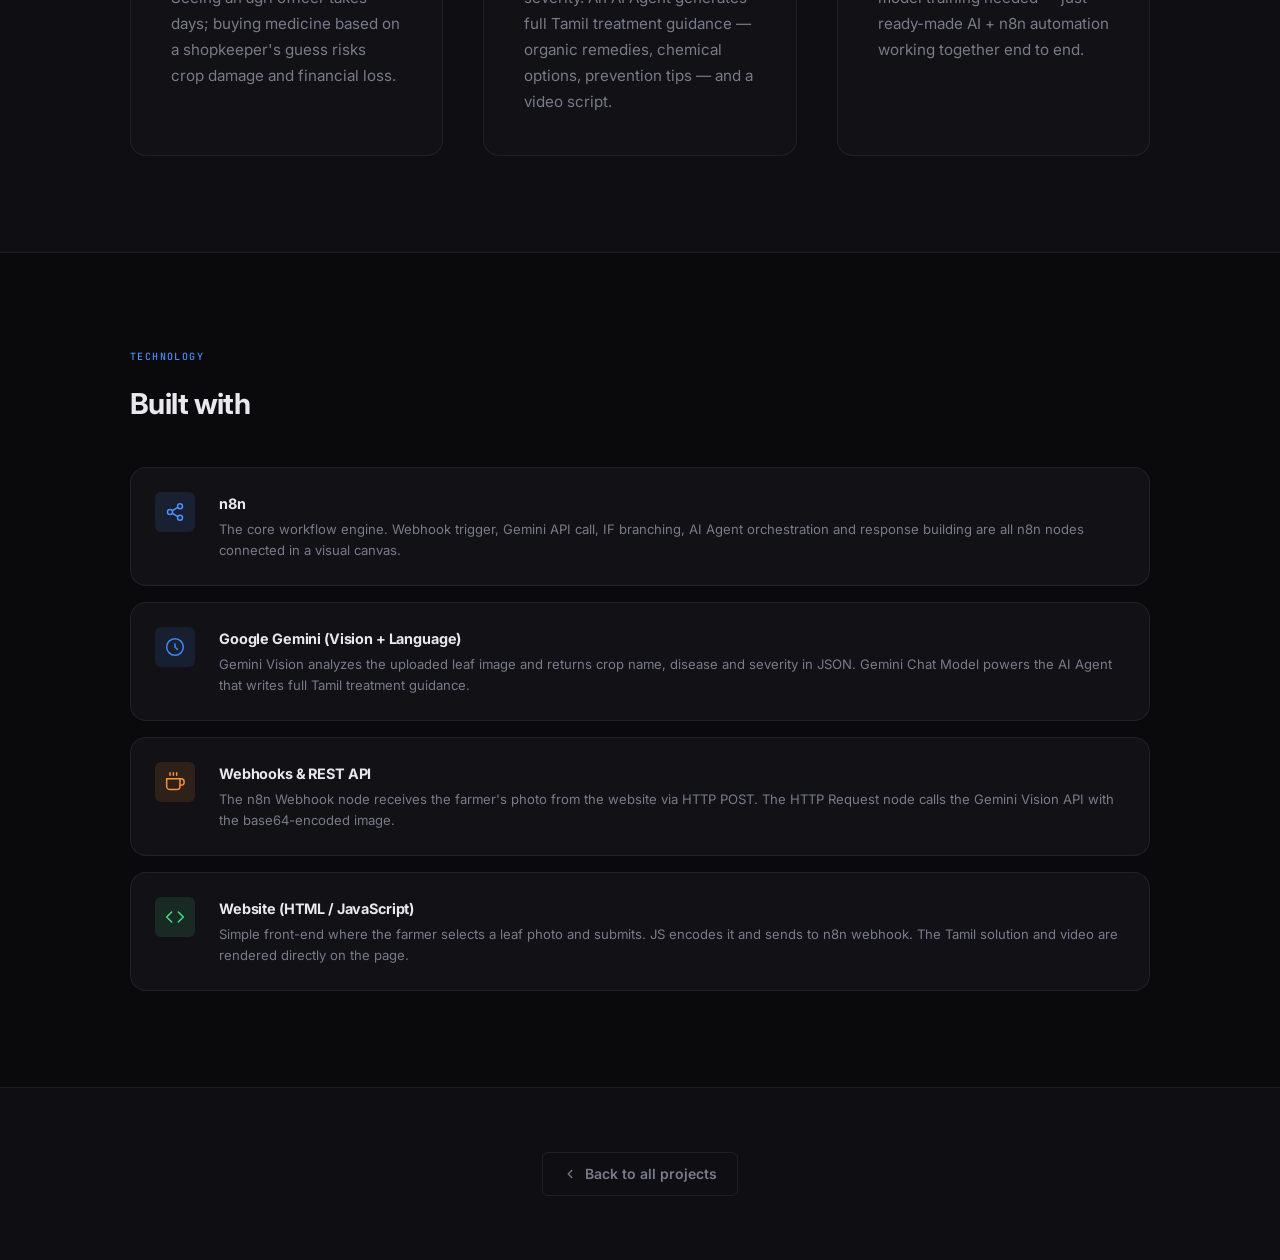
<file: projects/crop-disease/index.html>
<!DOCTYPE html>
<html lang="en">
<head>
  <meta charset="UTF-8" />
  <meta name="viewport" content="width=device-width, initial-scale=1.0" />
  <meta name="description" content="AI Crop Disease Detection - Farmer uploads a leaf photo, Gemini Vision AI detects disease and delivers Tamil treatment steps automatically. Interactive workflow visualization by Hemkumar Manikandan." />
  <title>AI Crop Disease Detection - Interactive Workflow | Hemkumar Manikandan</title>
  <link rel="preconnect" href="https://fonts.googleapis.com" />
  <link rel="preconnect" href="https://fonts.gstatic.com" crossorigin />
  <link rel="stylesheet" href="style.css" />
</head>
<body>

<!-- ============================================================
     PROJECT NAV
     ============================================================ -->
<nav class="project-nav" role="navigation" aria-label="Project navigation">
  <div class="pnav-inner">
    <a href="../../index.html#work" class="back-link" id="back-link">
      <svg width="14" height="14" viewBox="0 0 24 24" fill="none" stroke="currentColor" stroke-width="2.2" stroke-linecap="round" stroke-linejoin="round" aria-hidden="true">
        <polyline points="15 18 9 12 15 6"/>
      </svg>
      Back to projects
    </a>
    <span class="pnav-title">AI Crop Disease Detection</span>
    <a href="../../index.html" class="pnav-logo" aria-label="Hemkumar Manikandan portfolio home">HEMKUMAR<span>.</span></a>
  </div>
</nav>


<!-- ============================================================
     PROJECT HEADER
     ============================================================ -->
<header class="project-header" id="project-header">
  <div class="container">

    <div class="ph-badge-row">
      <span class="ph-status">AI &amp; Automation workflow</span>
    </div>

    <h1 class="ph-title">AI Crop Disease Detection</h1>
    <p class="ph-subtitle">Vision AI &amp; Tamil Treatment Solution System</p>

    <p class="ph-desc">
      A farmer uploads a leaf photo on the website. Gemini Vision AI detects the crop, disease
      and severity. An AI Agent then generates complete Tamil-language treatment guidance &mdash;
      organic remedies, chemical options, prevention tips &mdash; and a video explainer.
      No ML training needed. No agri officer required.
    </p>

    <div class="ph-tech">
      <span class="tech-badge">n8n</span>
      <span class="tech-badge">Google Gemini</span>
      <span class="tech-badge">Computer Vision</span>
      <span class="tech-badge">AI Agent</span>
      <span class="tech-badge">Tamil NLP</span>
      <span class="tech-badge">Webhooks</span>
    </div>

  </div>
</header>


<!-- ============================================================
     WORKFLOW SECTION (Tabs + Canvas)
     ============================================================ -->
<section id="workflow-section" aria-labelledby="wf-title">
  <div class="container">

    <div class="ws-header">

      <!-- Tabs — two phases -->
      <div class="ws-tabs" role="tablist" aria-label="Workflow phases">
        <button class="ws-tab active" data-workflow="detection" role="tab" aria-selected="true">
          &#127807; Disease Detection
        </button>
        <button class="ws-tab" data-workflow="solution" role="tab" aria-selected="false">
          &#129657; Solution Generation
        </button>
      </div>

      <!-- Learning Mode Controls -->
      <div class="lm-controls" id="lm-controls">
        <div class="lm-status">
          <span class="status-indicator status-idle" id="status-dot"></span>
          <span class="lm-status-text" id="status-text">LEARNING MODE READY</span>
          <span class="lm-step" id="step-counter">Step 00 / 8</span>
        </div>
        <p class="lm-desc" id="status-desc">Click &ldquo;Run workflow&rdquo; to watch data move between nodes.</p>

        <div class="lm-btns">
          <button class="lm-btn lm-btn-primary" id="btn-run">&#9654; Run workflow</button>
          <button class="lm-btn" id="btn-pause"   style="display:none">&#9646;&#9646; Pause</button>
          <button class="lm-btn" id="btn-resume"  style="display:none">&#9654; Resume</button>
          <button class="lm-btn" id="btn-next"    style="display:none">&#8594; Next step</button>
          <button class="lm-btn" id="btn-replay"  style="display:none">&#8635; Restart</button>
          <button class="lm-btn lm-btn-exit" id="btn-reset" style="display:none">
            <svg width="12" height="12" viewBox="0 0 24 24" fill="none" stroke="currentColor" stroke-width="2" stroke-linecap="round" stroke-linejoin="round" aria-hidden="true">
              <line x1="18" y1="6" x2="6" y2="18"/><line x1="6" y1="6" x2="18" y2="18"/>
            </svg>
            Exit Learning Mode
          </button>
        </div>
      </div>

    </div>
  </div>

  <!-- Canvas + Info Panel container -->
  <div class="canvas-area" id="canvas-area">

    <!-- Scrollable canvas -->
    <div class="canvas-scroll" id="canvas-scroll">
      <div class="canvas-inner" id="workflow-canvas">
        <!-- SVG connections — rendered by JS -->
        <svg id="connections-svg" class="connections-svg" aria-hidden="true"></svg>
        <!-- Node divs — rendered by JS -->
        <div id="nodes-container" class="nodes-container"></div>
      </div>
    </div>

    <!-- Sliding info panel -->
    <aside class="info-panel" id="info-panel" aria-label="Node information" aria-live="polite">

      <div class="ip-header">
        <span class="ip-type" id="panel-type">Node Type</span>
        <button class="ip-close" id="panel-close" aria-label="Close node information panel">
          <svg width="12" height="12" viewBox="0 0 24 24" fill="none" stroke="currentColor" stroke-width="2.5" stroke-linecap="round" aria-hidden="true">
            <line x1="18" y1="6" x2="6" y2="18"/><line x1="6" y1="6" x2="18" y2="18"/>
          </svg>
        </button>
      </div>

      <h3 class="ip-name" id="panel-name">Node Name</h3>

      <div class="ip-section">
        <h4 class="ip-section-title">What it does</h4>
        <p class="ip-section-text" id="panel-what"></p>
      </div>

      <div class="ip-section">
        <h4 class="ip-section-title">Why I use it</h4>
        <p class="ip-section-text" id="panel-why"></p>
      </div>

      <div class="ip-section">
        <h4 class="ip-section-title">How I used it</h4>
        <p class="ip-section-text" id="panel-how"></p>
      </div>

      <div class="ip-section">
        <h4 class="ip-section-title">Process</h4>
        <p class="ip-section-text" id="panel-process"></p>
      </div>

      <div class="ip-io">
        <div class="ip-io-item">
          <h4 class="ip-io-label">Input</h4>
          <p class="ip-io-text" id="panel-input"></p>
        </div>
        <div class="ip-io-item">
          <h4 class="ip-io-label">Output</h4>
          <p class="ip-io-text" id="panel-output"></p>
        </div>
      </div>

      <div class="ip-section ip-next">
        <h4 class="ip-section-title">Next Node</h4>
        <p class="ip-section-text" id="panel-next"></p>
      </div>

    </aside>

  </div><!-- .canvas-area -->

  <!-- Scroll hint -->
  <p class="canvas-hint" aria-hidden="true">
    <svg width="13" height="13" viewBox="0 0 24 24" fill="none" stroke="currentColor" stroke-width="2" stroke-linecap="round" stroke-linejoin="round">
      <polyline points="9 18 15 12 9 6"/>
    </svg>
    Scroll horizontally to see the full workflow &middot; Click any node to explore it
  </p>

</section><!-- #workflow-section -->


<!-- ============================================================
     PROJECT STORY
     ============================================================ -->
<section class="project-story" id="story-section" aria-labelledby="story-heading">
  <div class="container">
    <div class="story-grid">

      <div class="story-item">
        <h3 class="story-title">Problem</h3>
        <p class="story-text">When a farmer's crop gets a disease, they don't know what it is or what medicine to apply. Seeing an agri officer takes days; buying medicine based on a shopkeeper's guess risks crop damage and financial loss.</p>
      </div>

      <div class="story-item">
        <h3 class="story-title">Solution</h3>
        <p class="story-text">Farmer uploads a leaf photo on the website. Gemini Vision AI identifies the crop, disease and severity. An AI Agent generates full Tamil treatment guidance — organic remedies, chemical options, prevention tips — and a video script.</p>
      </div>

      <div class="story-item">
        <h3 class="story-title">Result</h3>
        <p class="story-text">Farmers get an instant, accurate diagnosis and actionable steps in their own language. No ML model training needed — just ready-made AI + n8n automation working together end to end.</p>
      </div>

    </div>
  </div>
</section>


<!-- ============================================================
     TECH STACK
     ============================================================ -->
<section class="project-stack" id="tech-section" aria-labelledby="stack-heading">
  <div class="container">

    <p class="section-label">Technology</p>
    <h2 id="stack-heading">Built with</h2>

    <div class="stack-items">

      <div class="stack-item">
        <div class="stack-icon" style="background:rgba(79,142,247,0.12); color:#4f8ef7" aria-hidden="true">
          <svg width="20" height="20" viewBox="0 0 24 24" fill="none" stroke="currentColor" stroke-width="1.8" stroke-linecap="round" stroke-linejoin="round">
            <circle cx="18" cy="5" r="3"/><circle cx="6" cy="12" r="3"/><circle cx="18" cy="19" r="3"/>
            <line x1="8.59" y1="13.51" x2="15.42" y2="17.49"/><line x1="15.41" y1="6.51" x2="8.59" y2="10.49"/>
          </svg>
        </div>
        <div class="stack-info">
          <h4>n8n</h4>
          <p>The core workflow engine. Webhook trigger, Gemini API call, IF branching, AI Agent orchestration and response building are all n8n nodes connected in a visual canvas.</p>
        </div>
      </div>

      <div class="stack-item">
        <div class="stack-icon" style="background:rgba(66,133,244,0.12); color:#4285f4" aria-hidden="true">
          <svg width="20" height="20" viewBox="0 0 24 24" fill="none" stroke="currentColor" stroke-width="1.8" stroke-linecap="round" stroke-linejoin="round">
            <circle cx="12" cy="12" r="10"/><path d="M12 8v4l3 3"/>
          </svg>
        </div>
        <div class="stack-info">
          <h4>Google Gemini (Vision + Language)</h4>
          <p>Gemini Vision analyzes the uploaded leaf image and returns crop name, disease and severity in JSON. Gemini Chat Model powers the AI Agent that writes full Tamil treatment guidance.</p>
        </div>
      </div>

      <div class="stack-item">
        <div class="stack-icon" style="background:rgba(251,146,60,0.12); color:#fb923c" aria-hidden="true">
          <svg width="20" height="20" viewBox="0 0 24 24" fill="none" stroke="currentColor" stroke-width="1.8" stroke-linecap="round" stroke-linejoin="round">
            <path d="M18 8h1a4 4 0 0 1 0 8h-1"/><path d="M2 8h16v9a4 4 0 0 1-4 4H6a4 4 0 0 1-4-4V8z"/>
            <line x1="6" y1="1" x2="6" y2="4"/><line x1="10" y1="1" x2="10" y2="4"/><line x1="14" y1="1" x2="14" y2="4"/>
          </svg>
        </div>
        <div class="stack-info">
          <h4>Webhooks &amp; REST API</h4>
          <p>The n8n Webhook node receives the farmer's photo from the website via HTTP POST. The HTTP Request node calls the Gemini Vision API with the base64-encoded image.</p>
        </div>
      </div>

      <div class="stack-item">
        <div class="stack-icon" style="background:rgba(74,222,128,0.12); color:#4ade80" aria-hidden="true">
          <svg width="20" height="20" viewBox="0 0 24 24" fill="none" stroke="currentColor" stroke-width="1.8" stroke-linecap="round" stroke-linejoin="round">
            <polyline points="16 18 22 12 16 6"/><polyline points="8 6 2 12 8 18"/>
          </svg>
        </div>
        <div class="stack-info">
          <h4>Website (HTML / JavaScript)</h4>
          <p>Simple front-end where the farmer selects a leaf photo and submits. JS encodes it and sends to n8n webhook. The Tamil solution and video are rendered directly on the page.</p>
        </div>
      </div>

    </div>
  </div>
</section>


<!-- ============================================================
     BACK TO PORTFOLIO
     ============================================================ -->
<div class="back-to-portfolio">
  <a href="../../index.html#work" id="link-back-portfolio">
    <svg width="14" height="14" viewBox="0 0 24 24" fill="none" stroke="currentColor" stroke-width="2.2" stroke-linecap="round" stroke-linejoin="round" aria-hidden="true">
      <polyline points="15 18 9 12 15 6"/>
    </svg>
    Back to all projects
  </a>
</div>


<script src="script.js"></script>
</body>
</html>
</file>
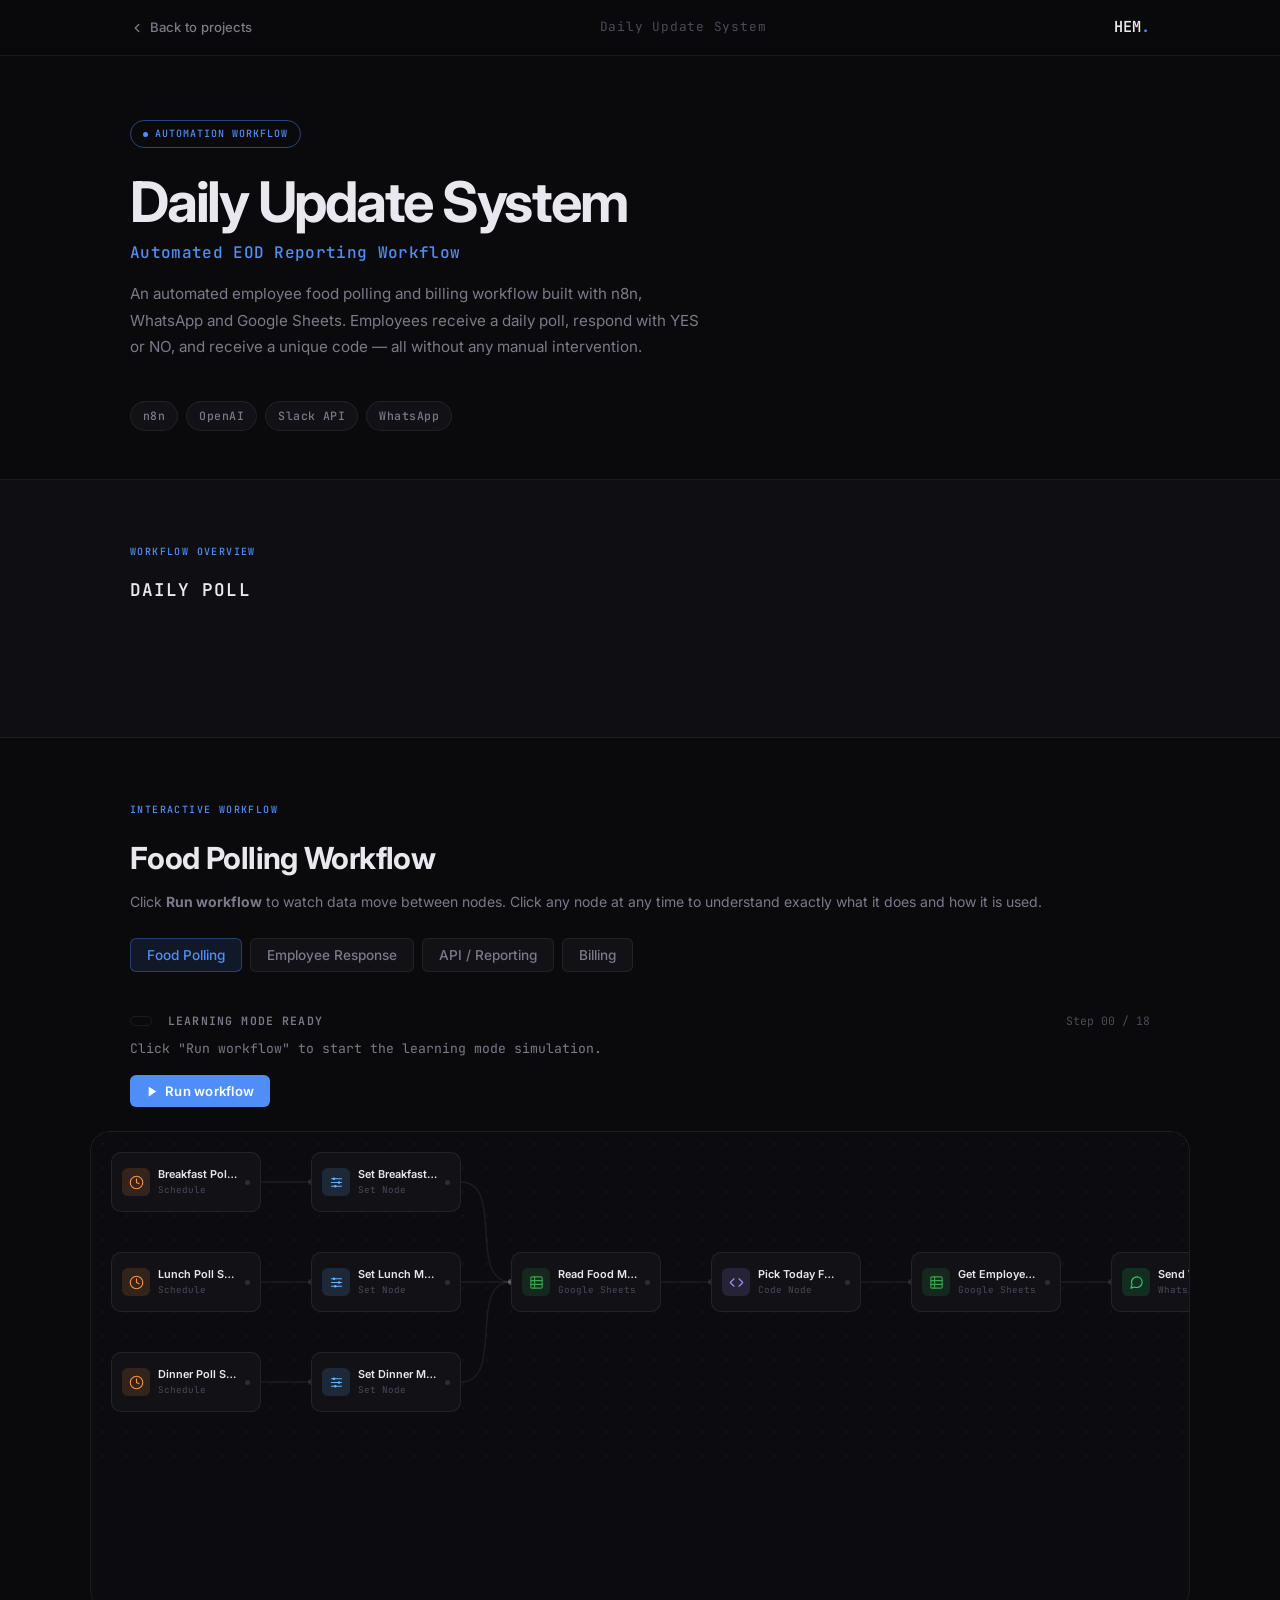
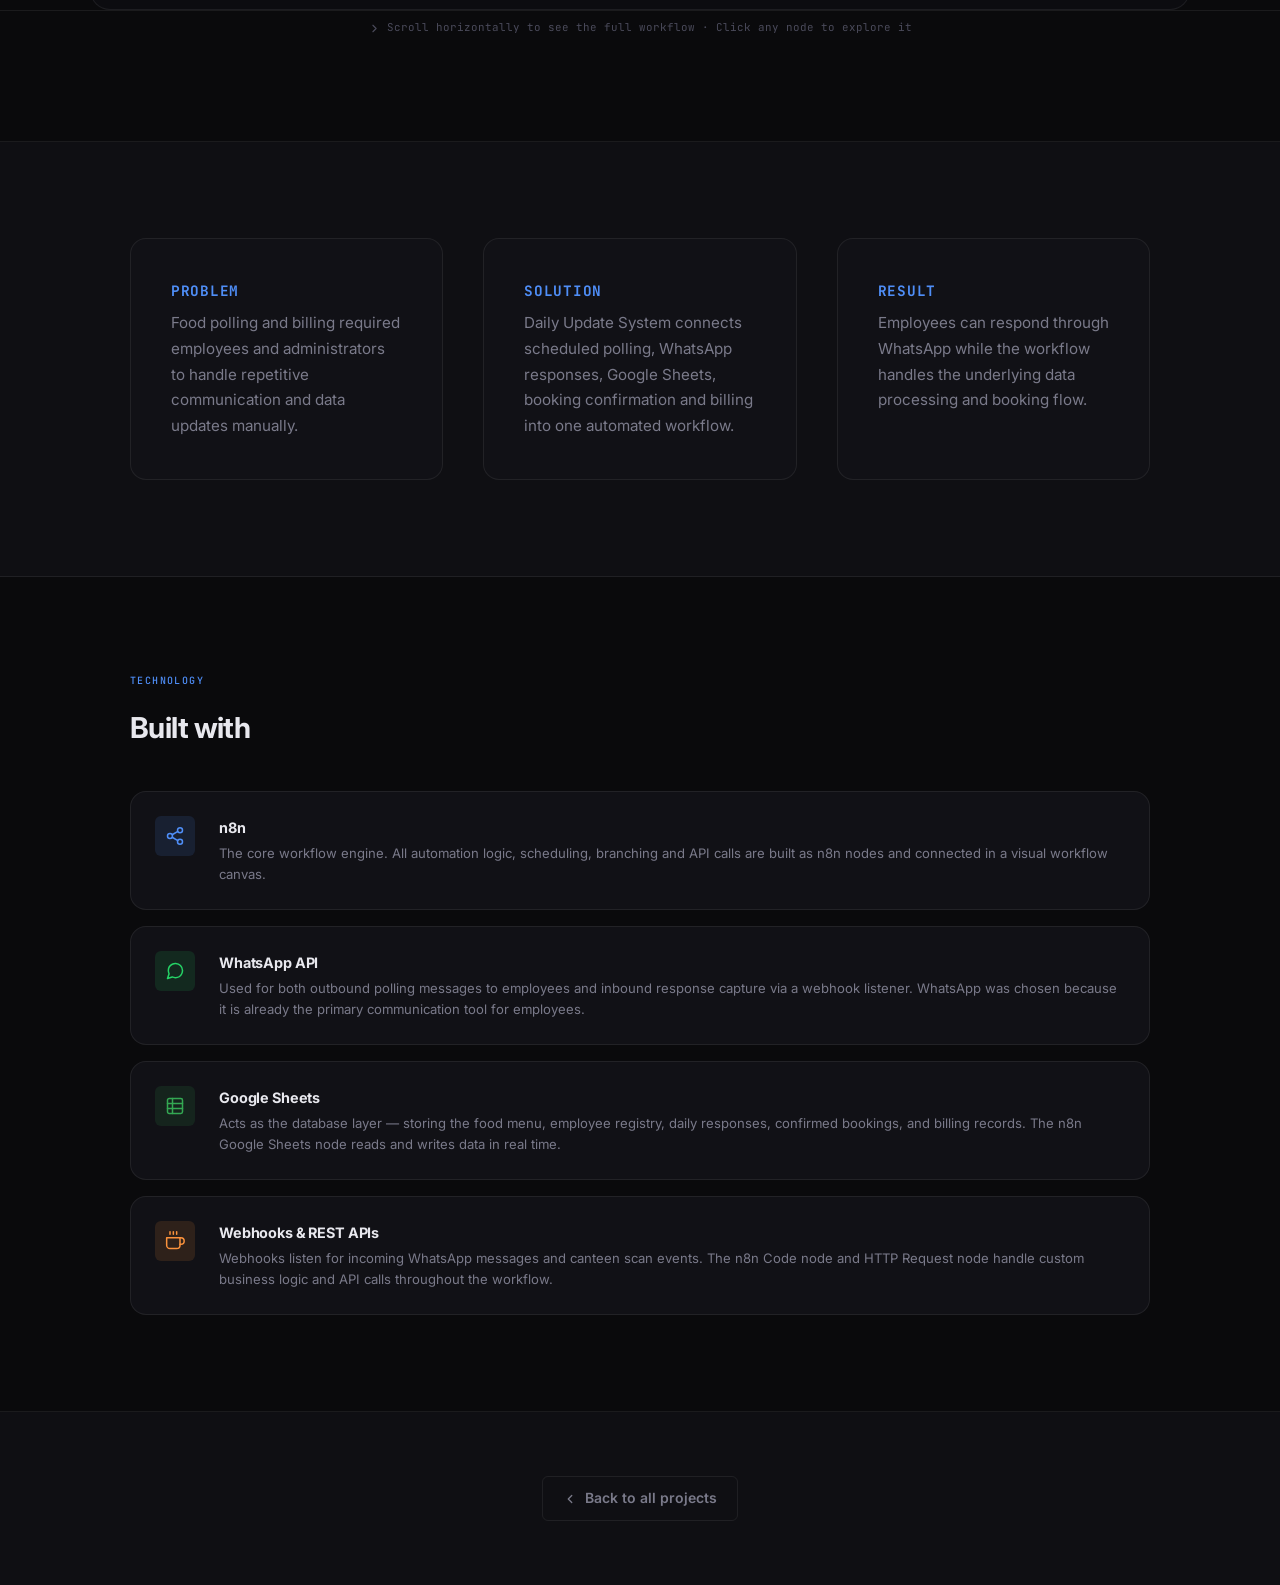
<file: projects/daily-update/index.html>
<!DOCTYPE html>
<html lang="en">
<head>
  <meta charset="UTF-8" />
  <meta name="viewport" content="width=device-width, initial-scale=1.0" />
  <meta name="description" content="Daily Update System — an automated employee food polling and billing workflow built with n8n, WhatsApp and Google Sheets. Interactive workflow visualization by Hem." />
  <title>Daily Update System — Interactive Workflow | Hem</title>
  <link rel="preconnect" href="https://fonts.googleapis.com" />
  <link rel="preconnect" href="https://fonts.gstatic.com" crossorigin />
  <link rel="stylesheet" href="style.css" />
</head>
<body>

<!-- ============================================================
     PROJECT NAV
     ============================================================ -->
<nav class="project-nav" role="navigation" aria-label="Project navigation">
  <div class="pnav-inner">
    <a href="../../index.html#work" class="back-link" id="back-link">
      <svg width="14" height="14" viewBox="0 0 24 24" fill="none" stroke="currentColor" stroke-width="2.2" stroke-linecap="round" stroke-linejoin="round" aria-hidden="true">
        <polyline points="15 18 9 12 15 6"/>
      </svg>
      Back to projects
    </a>
    <span class="pnav-title">Daily Update System</span>
    <a href="../../index.html" class="pnav-logo" aria-label="Hem portfolio home">HEM<span>.</span></a>
  </div>
</nav>


<!-- ============================================================
     PROJECT HEADER
     ============================================================ -->
<header class="project-header" id="project-header">
  <div class="container">

    <div class="ph-badge-row">
      <span class="ph-status">Automation workflow</span>
    </div>

    <h1 class="ph-title">Daily Update System</h1>
    <p class="ph-subtitle">Automated EOD Reporting Workflow</p>

    <p class="ph-desc">
      An automated employee food polling and billing workflow built with n8n, WhatsApp
      and Google Sheets. Employees receive a daily poll, respond with YES or NO, and
      receive a unique code — all without any manual intervention.
    </p>

    <div class="ph-tech">
      <span class="tech-badge">n8n</span>
      <span class="tech-badge">OpenAI</span>
      <span class="tech-badge">Slack API</span>
      <span class="tech-badge">WhatsApp</span>
    </div>

  </div>
</header>


<!-- ============================================================
     WORKFLOW TIMELINE STEPS
     ============================================================ -->
<section class="timeline-section" id="timeline-section" aria-labelledby="timeline-title">
  <div class="container">

    <div class="tl-header">
      <p class="section-label">Workflow overview</p>
      <h2 class="tl-heading" id="timeline-title">DAILY POLL</h2>
    </div>

    <!-- Steps rendered by JS -->
    <div id="timeline-steps" class="timeline-steps" role="tablist" aria-label="Workflow phases"></div>

    <p id="timeline-desc" class="tl-desc" role="status" aria-live="polite"></p>

  </div>
</section>


<!-- ============================================================
     WORKFLOW CANVAS SECTION
     ============================================================ -->
<section class="workflow-section" id="workflow-section" aria-labelledby="ws-title">
  <div class="ws-header container">
    <p class="section-label">Interactive workflow</p>
    <h2 class="ws-title" id="ws-title">See the automation in action.</h2>
    <p class="ws-subtitle">
      Click <strong>Run workflow</strong> to watch data move between nodes.
      Click any node at any time to understand exactly what it does and how it is used.
    </p>

    <!-- Workflow Selector Tabs -->
    <div class="workflow-selector" role="tablist" aria-label="Workflow Modules">
      <button class="ws-tab active" data-workflow="polling" role="tab" aria-selected="true">Food Polling</button>
      <button class="ws-tab" data-workflow="response" role="tab" aria-selected="false">Employee Response</button>
      <button class="ws-tab" data-workflow="api" role="tab" aria-selected="false">API / Reporting</button>
      <button class="ws-tab" data-workflow="billing" role="tab" aria-selected="false">Billing</button>
    </div>
  </div>

  <!-- Status + Controls -->
  <div class="ws-controls container">

    <div class="exec-status" role="status" aria-live="polite">
      <div class="status-indicator status-idle" id="status-dot" aria-hidden="true"></div>
      <span class="status-text" id="status-text">WORKFLOW READY</span>
      <span class="step-counter" id="step-counter">Step 00 / 16</span>
    </div>

    <p class="status-desc" id="status-desc">Click &ldquo;Run workflow&rdquo; to start the automation, or click any node to explore it.</p>

    <div class="controls-row" role="toolbar" aria-label="Workflow controls">

      <button id="btn-run" class="ctrl-btn ctrl-primary" aria-label="Run workflow">
        <svg width="13" height="13" viewBox="0 0 24 24" fill="currentColor" aria-hidden="true">
          <polygon points="5 3 19 12 5 21 5 3"/>
        </svg>
        Run workflow
      </button>

      <button id="btn-pause" class="ctrl-btn ctrl-secondary" style="display:none" aria-label="Pause workflow">
        <svg width="13" height="13" viewBox="0 0 24 24" fill="currentColor" aria-hidden="true">
          <rect x="6" y="4" width="4" height="16"/><rect x="14" y="4" width="4" height="16"/>
        </svg>
        Pause
      </button>

      <button id="btn-resume" class="ctrl-btn ctrl-secondary" style="display:none" aria-label="Continue workflow">
        <svg width="13" height="13" viewBox="0 0 24 24" fill="currentColor" aria-hidden="true">
          <polygon points="5 3 19 12 5 21 5 3"/>
        </svg>
        Continue
      </button>

      <button id="btn-next" class="ctrl-btn ctrl-secondary" style="display:none" aria-label="Next Step">
        <svg width="13" height="13" viewBox="0 0 24 24" fill="currentColor" aria-hidden="true">
          <polygon points="5 4 15 12 5 20 5 4"/><rect x="17" y="4" width="3" height="16"/>
        </svg>
        Next Step
      </button>

      <button id="btn-replay" class="ctrl-btn ctrl-secondary" style="display:none" aria-label="Restart workflow">
        <svg width="13" height="13" viewBox="0 0 24 24" fill="none" stroke="currentColor" stroke-width="2.2" stroke-linecap="round" stroke-linejoin="round" aria-hidden="true">
          <polyline points="1 4 1 10 7 10"/>
          <path d="M3.51 15a9 9 0 1 0 .49-4"/>
        </svg>
        Restart
      </button>

      <button id="btn-reset" class="ctrl-btn ctrl-ghost" style="display:none" aria-label="Exit Learning Mode">
        <svg width="13" height="13" viewBox="0 0 24 24" fill="none" stroke="currentColor" stroke-width="2.2" stroke-linecap="round" stroke-linejoin="round" aria-hidden="true">
          <line x1="18" y1="6" x2="6" y2="18"/>
          <line x1="6" y1="6" x2="18" y2="18"/>
        </svg>
        Exit Learning Mode
      </button>

    </div>
  </div>

  <!-- Canvas + Info Panel container -->
  <div class="canvas-area" id="canvas-area">

    <!-- Scrollable canvas -->
    <div class="canvas-scroll" id="canvas-scroll">
      <div class="canvas-inner" id="workflow-canvas">
        <!-- SVG connections — rendered by JS -->
        <svg id="connections-svg" class="connections-svg" aria-hidden="true"></svg>
        <!-- Node divs — rendered by JS -->
        <div id="nodes-container" class="nodes-container"></div>
      </div>
    </div>

    <!-- Sliding info panel -->
    <aside class="info-panel" id="info-panel" aria-label="Node information" aria-live="polite">

      <div class="ip-header">
        <span class="ip-type" id="panel-type">Node Type</span>
        <button class="ip-close" id="panel-close" aria-label="Close node information panel">
          <svg width="12" height="12" viewBox="0 0 24 24" fill="none" stroke="currentColor" stroke-width="2.5" stroke-linecap="round" aria-hidden="true">
            <line x1="18" y1="6" x2="6" y2="18"/><line x1="6" y1="6" x2="18" y2="18"/>
          </svg>
        </button>
      </div>

      <h3 class="ip-name" id="panel-name">Node Name</h3>

      <div class="ip-section">
        <h4 class="ip-section-title">What it does</h4>
        <p class="ip-section-text" id="panel-what"></p>
      </div>

      <div class="ip-section">
        <h4 class="ip-section-title">Why I use it</h4>
        <p class="ip-section-text" id="panel-why"></p>
      </div>

      <div class="ip-section">
        <h4 class="ip-section-title">How I used it</h4>
        <p class="ip-section-text" id="panel-how"></p>
      </div>

      <div class="ip-section">
        <h4 class="ip-section-title">Process</h4>
        <p class="ip-section-text" id="panel-process"></p>
      </div>

      <div class="ip-io">
        <div class="ip-io-item">
          <h4 class="ip-io-label">Input</h4>
          <p class="ip-io-text" id="panel-input"></p>
        </div>
        <div class="ip-io-item">
          <h4 class="ip-io-label">Output</h4>
          <p class="ip-io-text" id="panel-output"></p>
        </div>
      </div>

      <div class="ip-section ip-next">
        <h4 class="ip-section-title">Next Node</h4>
        <p class="ip-section-text" id="panel-next"></p>
      </div>

    </aside>

  </div><!-- .canvas-area -->

  <!-- Scroll hint -->
  <p class="canvas-hint" aria-hidden="true">
    <svg width="13" height="13" viewBox="0 0 24 24" fill="none" stroke="currentColor" stroke-width="2" stroke-linecap="round" stroke-linejoin="round">
      <polyline points="9 18 15 12 9 6"/>
    </svg>
    Scroll horizontally to see the full workflow &middot; Click any node to explore it
  </p>

</section><!-- #workflow-section -->


<!-- ============================================================
     PROJECT STORY
     ============================================================ -->
<section class="project-story" id="story-section" aria-labelledby="story-heading">
  <div class="container">
    <div class="story-grid">
      
      <div class="story-item">
        <h3 class="story-title">Problem</h3>
        <p class="story-text">Food polling and billing required employees and administrators to handle repetitive communication and data updates manually.</p>
      </div>

      <div class="story-item">
        <h3 class="story-title">Solution</h3>
        <p class="story-text">Daily Update System connects scheduled polling, WhatsApp responses, Google Sheets, booking confirmation and billing into one automated workflow.</p>
      </div>

      <div class="story-item">
        <h3 class="story-title">Result</h3>
        <p class="story-text">Employees can respond through WhatsApp while the workflow handles the underlying data processing and booking flow.</p>
      </div>

    </div>
  </div>
</section>


<!-- ============================================================
     TECH STACK
     ============================================================ -->
<section class="project-stack" id="tech-section" aria-labelledby="stack-heading">
  <div class="container">

    <p class="section-label">Technology</p>
    <h2 id="stack-heading">Built with</h2>

    <div class="stack-items">

      <div class="stack-item">
        <div class="stack-icon" style="background:rgba(79,142,247,0.12); color:#4f8ef7" aria-hidden="true">
          <svg width="20" height="20" viewBox="0 0 24 24" fill="none" stroke="currentColor" stroke-width="1.8" stroke-linecap="round" stroke-linejoin="round">
            <circle cx="18" cy="5" r="3"/><circle cx="6" cy="12" r="3"/><circle cx="18" cy="19" r="3"/>
            <line x1="8.59" y1="13.51" x2="15.42" y2="17.49"/><line x1="15.41" y1="6.51" x2="8.59" y2="10.49"/>
          </svg>
        </div>
        <div class="stack-info">
          <h4>n8n</h4>
          <p>The core workflow engine. All automation logic, scheduling, branching and API calls are built as n8n nodes and connected in a visual workflow canvas.</p>
        </div>
      </div>

      <div class="stack-item">
        <div class="stack-icon" style="background:rgba(37,211,102,0.12); color:#25d366" aria-hidden="true">
          <svg width="20" height="20" viewBox="0 0 24 24" fill="none" stroke="currentColor" stroke-width="1.8" stroke-linecap="round" stroke-linejoin="round">
            <path d="M21 11.5a8.38 8.38 0 0 1-.9 3.8 8.5 8.5 0 0 1-7.6 4.7 8.38 8.38 0 0 1-3.8-.9L3 21l1.9-5.7a8.38 8.38 0 0 1-.9-3.8 8.5 8.5 0 0 1 4.7-7.6 8.38 8.38 0 0 1 3.8-.9h.5a8.48 8.48 0 0 1 8 8v.5z"/>
          </svg>
        </div>
        <div class="stack-info">
          <h4>WhatsApp API</h4>
          <p>Used for both outbound polling messages to employees and inbound response capture via a webhook listener. WhatsApp was chosen because it is already the primary communication tool for employees.</p>
        </div>
      </div>

      <div class="stack-item">
        <div class="stack-icon" style="background:rgba(52,168,83,0.12); color:#34a853" aria-hidden="true">
          <svg width="20" height="20" viewBox="0 0 24 24" fill="none" stroke="currentColor" stroke-width="1.8" stroke-linecap="round" stroke-linejoin="round">
            <rect x="3" y="3" width="18" height="18" rx="2"/><path d="M3 9h18M3 15h18M9 3v18"/>
          </svg>
        </div>
        <div class="stack-info">
          <h4>Google Sheets</h4>
          <p>Acts as the database layer — storing the food menu, employee registry, daily responses, confirmed bookings, and billing records. The n8n Google Sheets node reads and writes data in real time.</p>
        </div>
      </div>

      <div class="stack-item">
        <div class="stack-icon" style="background:rgba(251,146,60,0.12); color:#fb923c" aria-hidden="true">
          <svg width="20" height="20" viewBox="0 0 24 24" fill="none" stroke="currentColor" stroke-width="1.8" stroke-linecap="round" stroke-linejoin="round">
            <path d="M18 8h1a4 4 0 0 1 0 8h-1"/><path d="M2 8h16v9a4 4 0 0 1-4 4H6a4 4 0 0 1-4-4V8z"/>
            <line x1="6" y1="1" x2="6" y2="4"/><line x1="10" y1="1" x2="10" y2="4"/><line x1="14" y1="1" x2="14" y2="4"/>
          </svg>
        </div>
        <div class="stack-info">
          <h4>Webhooks &amp; REST APIs</h4>
          <p>Webhooks listen for incoming WhatsApp messages and canteen scan events. The n8n Code node and HTTP Request node handle custom business logic and API calls throughout the workflow.</p>
        </div>
      </div>

    </div>
  </div>
</section>


<!-- ============================================================
     BACK TO PORTFOLIO
     ============================================================ -->
<div class="back-to-portfolio">
  <a href="../../index.html#work" id="link-back-portfolio">
    <svg width="14" height="14" viewBox="0 0 24 24" fill="none" stroke="currentColor" stroke-width="2.2" stroke-linecap="round" stroke-linejoin="round" aria-hidden="true">
      <polyline points="15 18 9 12 15 6"/>
    </svg>
    Back to all projects
  </a>
</div>


<script src="script.js"></script>
</body>
</html>
</file>
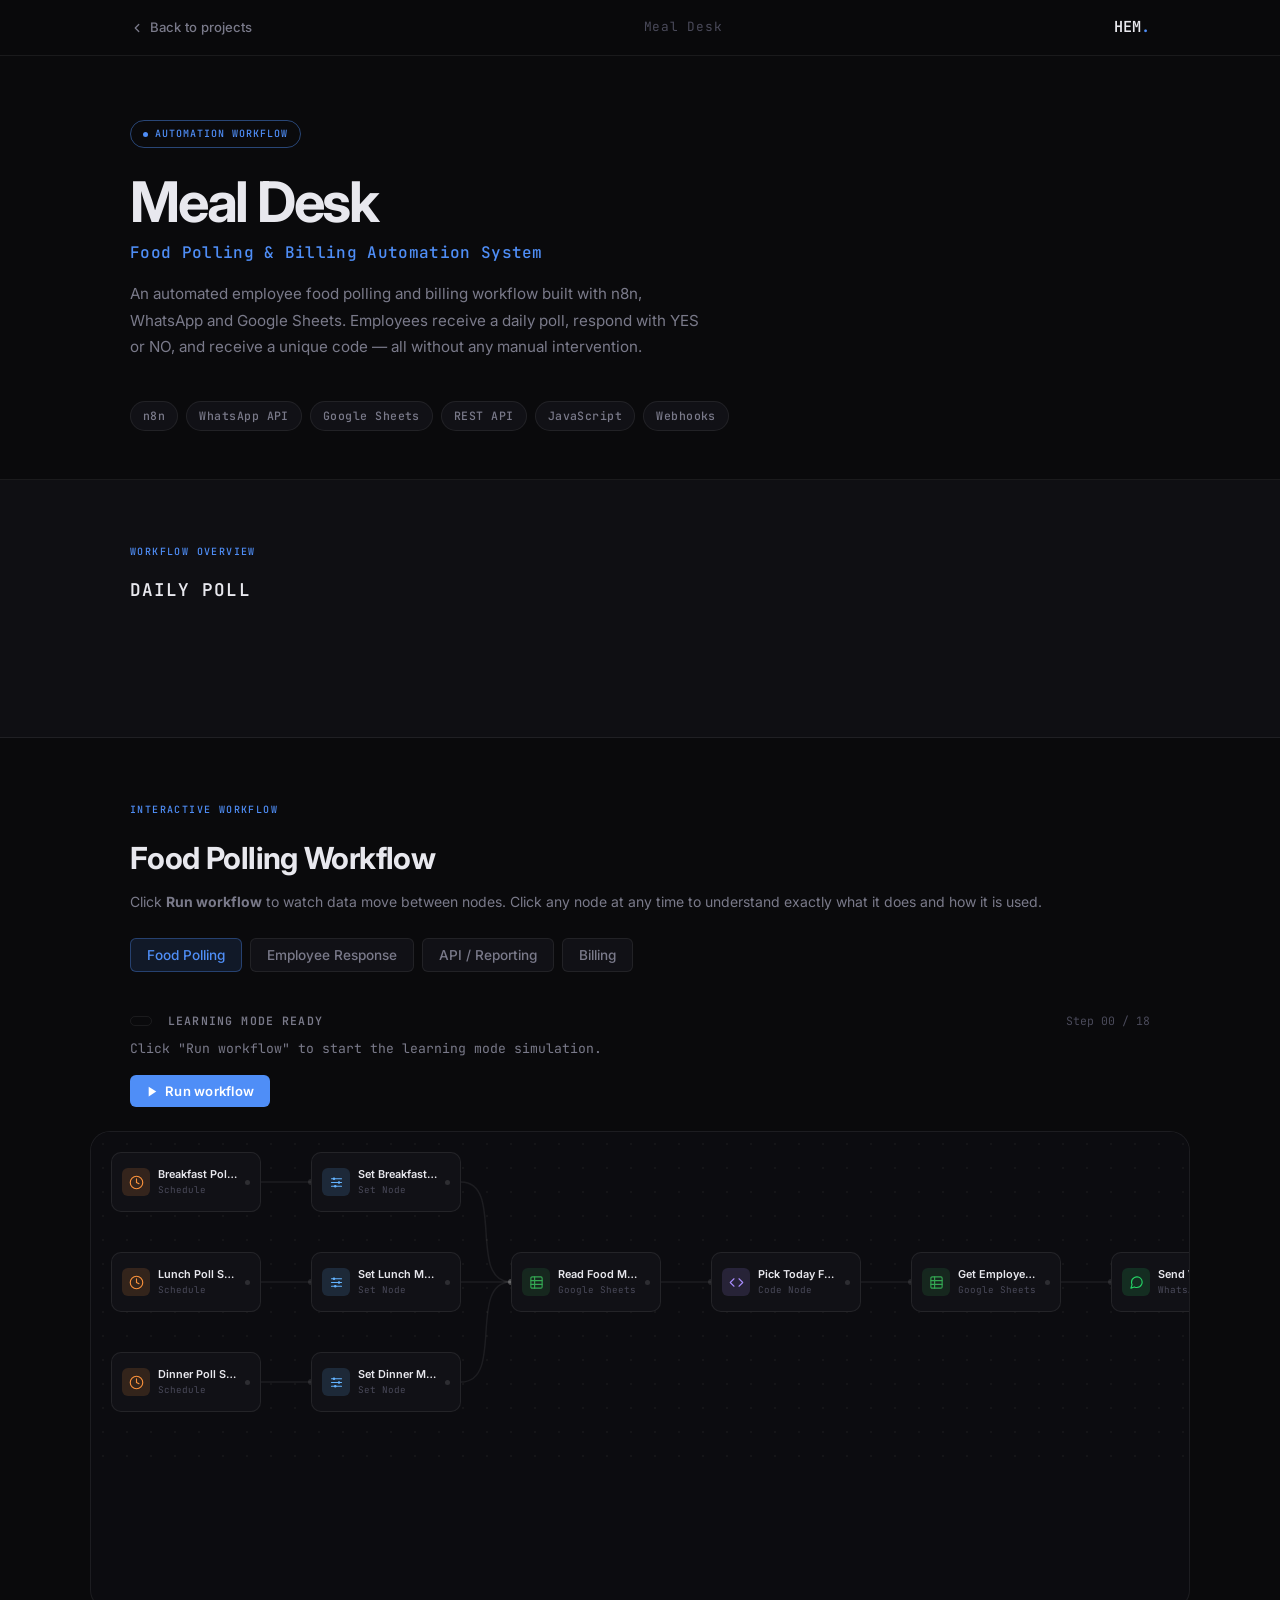
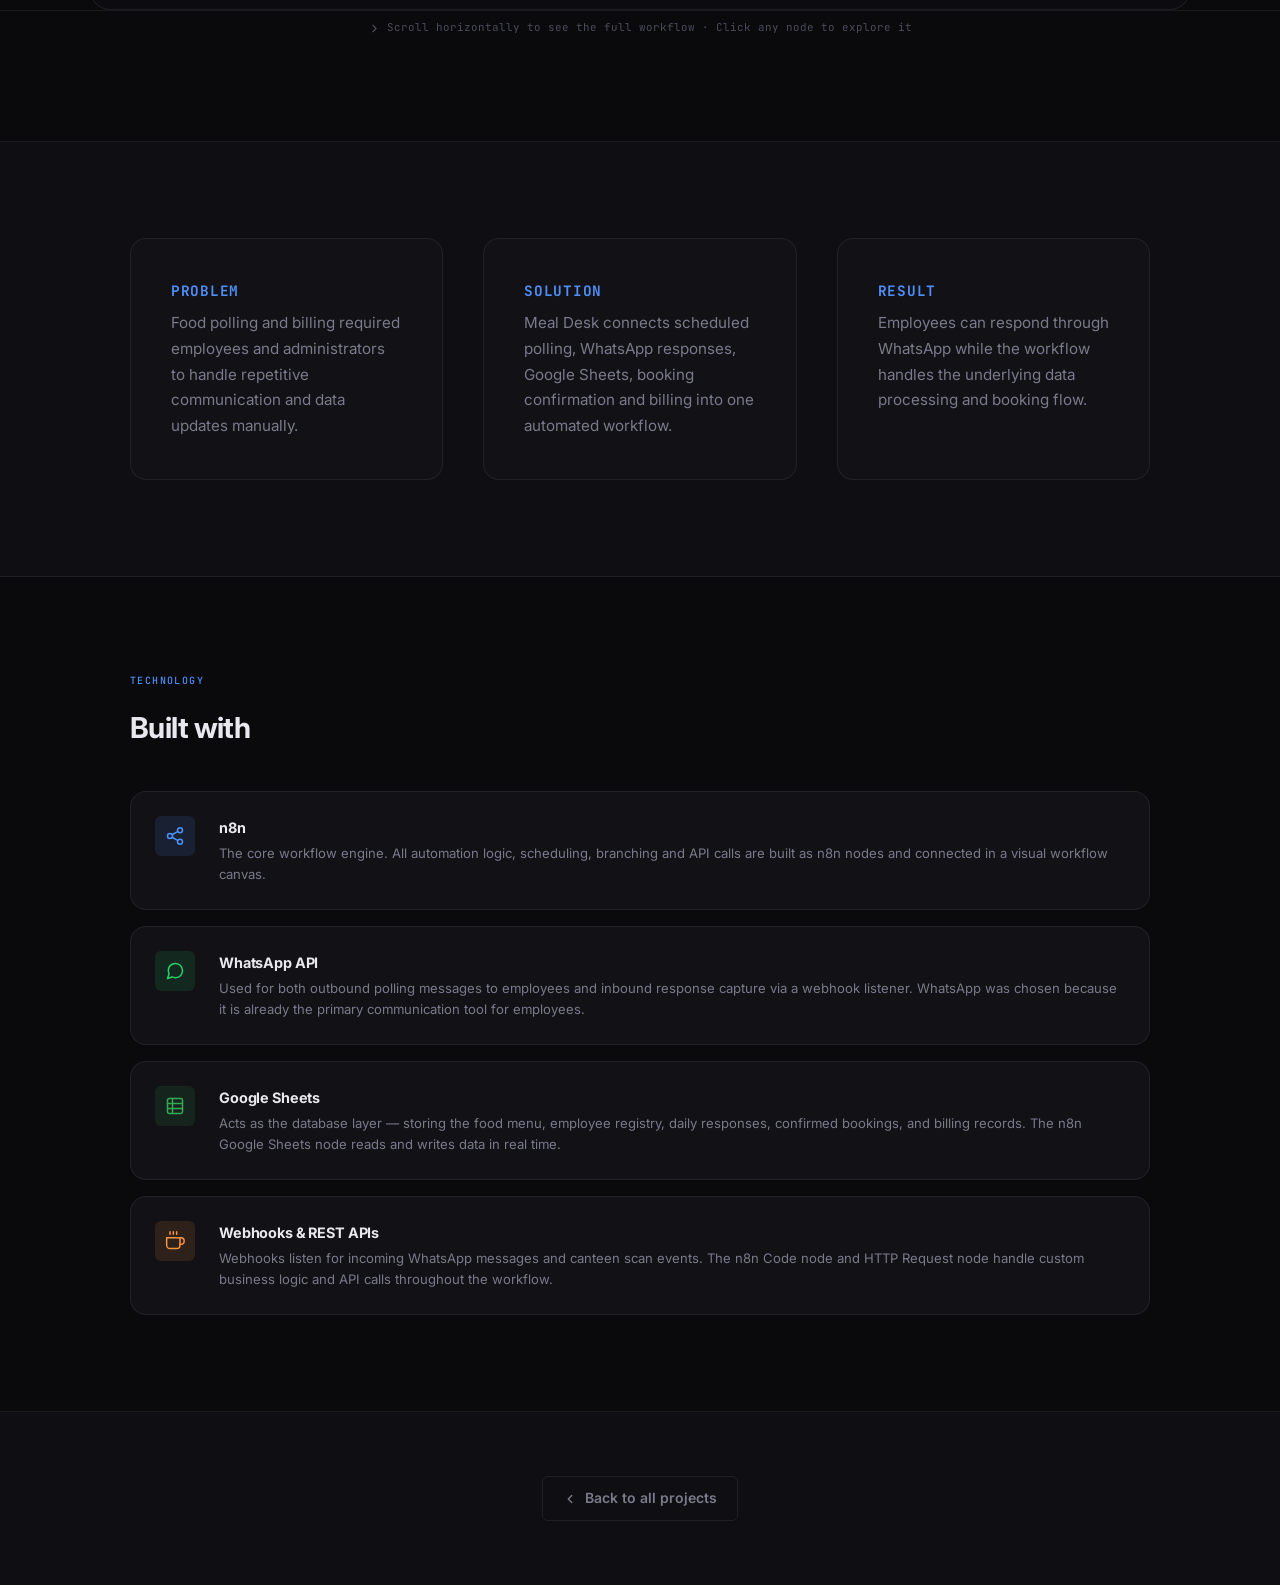
<file: projects/meal-desk/index.html>
<!DOCTYPE html>
<html lang="en">
<head>
  <meta charset="UTF-8" />
  <meta name="viewport" content="width=device-width, initial-scale=1.0" />
  <meta name="description" content="Meal Desk — an automated employee food polling and billing workflow built with n8n, WhatsApp and Google Sheets. Interactive workflow visualization by Hem." />
  <title>Meal Desk — Interactive Workflow | Hem</title>
  <link rel="preconnect" href="https://fonts.googleapis.com" />
  <link rel="preconnect" href="https://fonts.gstatic.com" crossorigin />
  <link rel="stylesheet" href="style.css" />
</head>
<body>

<!-- ============================================================
     PROJECT NAV
     ============================================================ -->
<nav class="project-nav" role="navigation" aria-label="Project navigation">
  <div class="pnav-inner">
    <a href="../../index.html#work" class="back-link" id="back-link">
      <svg width="14" height="14" viewBox="0 0 24 24" fill="none" stroke="currentColor" stroke-width="2.2" stroke-linecap="round" stroke-linejoin="round" aria-hidden="true">
        <polyline points="15 18 9 12 15 6"/>
      </svg>
      Back to projects
    </a>
    <span class="pnav-title">Meal Desk</span>
    <a href="../../index.html" class="pnav-logo" aria-label="Hem portfolio home">HEM<span>.</span></a>
  </div>
</nav>


<!-- ============================================================
     PROJECT HEADER
     ============================================================ -->
<header class="project-header" id="project-header">
  <div class="container">

    <div class="ph-badge-row">
      <span class="ph-status">Automation workflow</span>
    </div>

    <h1 class="ph-title">Meal Desk</h1>
    <p class="ph-subtitle">Food Polling &amp; Billing Automation System</p>

    <p class="ph-desc">
      An automated employee food polling and billing workflow built with n8n, WhatsApp
      and Google Sheets. Employees receive a daily poll, respond with YES or NO, and
      receive a unique code — all without any manual intervention.
    </p>

    <div class="ph-tech">
      <span class="tech-badge">n8n</span>
      <span class="tech-badge">WhatsApp API</span>
      <span class="tech-badge">Google Sheets</span>
      <span class="tech-badge">REST API</span>
      <span class="tech-badge">JavaScript</span>
      <span class="tech-badge">Webhooks</span>
    </div>

  </div>
</header>


<!-- ============================================================
     WORKFLOW TIMELINE STEPS
     ============================================================ -->
<section class="timeline-section" id="timeline-section" aria-labelledby="timeline-title">
  <div class="container">

    <div class="tl-header">
      <p class="section-label">Workflow overview</p>
      <h2 class="tl-heading" id="timeline-title">DAILY POLL</h2>
    </div>

    <!-- Steps rendered by JS -->
    <div id="timeline-steps" class="timeline-steps" role="tablist" aria-label="Workflow phases"></div>

    <p id="timeline-desc" class="tl-desc" role="status" aria-live="polite"></p>

  </div>
</section>


<!-- ============================================================
     WORKFLOW CANVAS SECTION
     ============================================================ -->
<section class="workflow-section" id="workflow-section" aria-labelledby="ws-title">
  <div class="ws-header container">
    <p class="section-label">Interactive workflow</p>
    <h2 class="ws-title" id="ws-title">See the automation in action.</h2>
    <p class="ws-subtitle">
      Click <strong>Run workflow</strong> to watch data move between nodes.
      Click any node at any time to understand exactly what it does and how it is used.
    </p>

    <!-- Workflow Selector Tabs -->
    <div class="workflow-selector" role="tablist" aria-label="Workflow Modules">
      <button class="ws-tab active" data-workflow="polling" role="tab" aria-selected="true">Food Polling</button>
      <button class="ws-tab" data-workflow="response" role="tab" aria-selected="false">Employee Response</button>
      <button class="ws-tab" data-workflow="api" role="tab" aria-selected="false">API / Reporting</button>
      <button class="ws-tab" data-workflow="billing" role="tab" aria-selected="false">Billing</button>
    </div>
  </div>

  <!-- Status + Controls -->
  <div class="ws-controls container">

    <div class="exec-status" role="status" aria-live="polite">
      <div class="status-indicator status-idle" id="status-dot" aria-hidden="true"></div>
      <span class="status-text" id="status-text">WORKFLOW READY</span>
      <span class="step-counter" id="step-counter">Step 00 / 16</span>
    </div>

    <p class="status-desc" id="status-desc">Click &ldquo;Run workflow&rdquo; to start the automation, or click any node to explore it.</p>

    <div class="controls-row" role="toolbar" aria-label="Workflow controls">

      <button id="btn-run" class="ctrl-btn ctrl-primary" aria-label="Run workflow">
        <svg width="13" height="13" viewBox="0 0 24 24" fill="currentColor" aria-hidden="true">
          <polygon points="5 3 19 12 5 21 5 3"/>
        </svg>
        Run workflow
      </button>

      <button id="btn-pause" class="ctrl-btn ctrl-secondary" style="display:none" aria-label="Pause workflow">
        <svg width="13" height="13" viewBox="0 0 24 24" fill="currentColor" aria-hidden="true">
          <rect x="6" y="4" width="4" height="16"/><rect x="14" y="4" width="4" height="16"/>
        </svg>
        Pause
      </button>

      <button id="btn-resume" class="ctrl-btn ctrl-secondary" style="display:none" aria-label="Continue workflow">
        <svg width="13" height="13" viewBox="0 0 24 24" fill="currentColor" aria-hidden="true">
          <polygon points="5 3 19 12 5 21 5 3"/>
        </svg>
        Continue
      </button>

      <button id="btn-next" class="ctrl-btn ctrl-secondary" style="display:none" aria-label="Next Step">
        <svg width="13" height="13" viewBox="0 0 24 24" fill="currentColor" aria-hidden="true">
          <polygon points="5 4 15 12 5 20 5 4"/><rect x="17" y="4" width="3" height="16"/>
        </svg>
        Next Step
      </button>

      <button id="btn-replay" class="ctrl-btn ctrl-secondary" style="display:none" aria-label="Restart workflow">
        <svg width="13" height="13" viewBox="0 0 24 24" fill="none" stroke="currentColor" stroke-width="2.2" stroke-linecap="round" stroke-linejoin="round" aria-hidden="true">
          <polyline points="1 4 1 10 7 10"/>
          <path d="M3.51 15a9 9 0 1 0 .49-4"/>
        </svg>
        Restart
      </button>

      <button id="btn-reset" class="ctrl-btn ctrl-ghost" style="display:none" aria-label="Exit Learning Mode">
        <svg width="13" height="13" viewBox="0 0 24 24" fill="none" stroke="currentColor" stroke-width="2.2" stroke-linecap="round" stroke-linejoin="round" aria-hidden="true">
          <line x1="18" y1="6" x2="6" y2="18"/>
          <line x1="6" y1="6" x2="18" y2="18"/>
        </svg>
        Exit Learning Mode
      </button>

    </div>
  </div>

  <!-- Canvas + Info Panel container -->
  <div class="canvas-area" id="canvas-area">

    <!-- Scrollable canvas -->
    <div class="canvas-scroll" id="canvas-scroll">
      <div class="canvas-inner" id="workflow-canvas">
        <!-- SVG connections — rendered by JS -->
        <svg id="connections-svg" class="connections-svg" aria-hidden="true"></svg>
        <!-- Node divs — rendered by JS -->
        <div id="nodes-container" class="nodes-container"></div>
      </div>
    </div>

    <!-- Sliding info panel -->
    <aside class="info-panel" id="info-panel" aria-label="Node information" aria-live="polite">

      <div class="ip-header">
        <span class="ip-type" id="panel-type">Node Type</span>
        <button class="ip-close" id="panel-close" aria-label="Close node information panel">
          <svg width="12" height="12" viewBox="0 0 24 24" fill="none" stroke="currentColor" stroke-width="2.5" stroke-linecap="round" aria-hidden="true">
            <line x1="18" y1="6" x2="6" y2="18"/><line x1="6" y1="6" x2="18" y2="18"/>
          </svg>
        </button>
      </div>

      <h3 class="ip-name" id="panel-name">Node Name</h3>

      <div class="ip-section">
        <h4 class="ip-section-title">What it does</h4>
        <p class="ip-section-text" id="panel-what"></p>
      </div>

      <div class="ip-section">
        <h4 class="ip-section-title">Why I use it</h4>
        <p class="ip-section-text" id="panel-why"></p>
      </div>

      <div class="ip-section">
        <h4 class="ip-section-title">How I used it</h4>
        <p class="ip-section-text" id="panel-how"></p>
      </div>

      <div class="ip-section">
        <h4 class="ip-section-title">Process</h4>
        <p class="ip-section-text" id="panel-process"></p>
      </div>

      <div class="ip-io">
        <div class="ip-io-item">
          <h4 class="ip-io-label">Input</h4>
          <p class="ip-io-text" id="panel-input"></p>
        </div>
        <div class="ip-io-item">
          <h4 class="ip-io-label">Output</h4>
          <p class="ip-io-text" id="panel-output"></p>
        </div>
      </div>

      <div class="ip-section ip-next">
        <h4 class="ip-section-title">Next Node</h4>
        <p class="ip-section-text" id="panel-next"></p>
      </div>

    </aside>

  </div><!-- .canvas-area -->

  <!-- Scroll hint -->
  <p class="canvas-hint" aria-hidden="true">
    <svg width="13" height="13" viewBox="0 0 24 24" fill="none" stroke="currentColor" stroke-width="2" stroke-linecap="round" stroke-linejoin="round">
      <polyline points="9 18 15 12 9 6"/>
    </svg>
    Scroll horizontally to see the full workflow &middot; Click any node to explore it
  </p>

</section><!-- #workflow-section -->


<!-- ============================================================
     PROJECT STORY
     ============================================================ -->
<section class="project-story" id="story-section" aria-labelledby="story-heading">
  <div class="container">
    <div class="story-grid">
      
      <div class="story-item">
        <h3 class="story-title">Problem</h3>
        <p class="story-text">Food polling and billing required employees and administrators to handle repetitive communication and data updates manually.</p>
      </div>

      <div class="story-item">
        <h3 class="story-title">Solution</h3>
        <p class="story-text">Meal Desk connects scheduled polling, WhatsApp responses, Google Sheets, booking confirmation and billing into one automated workflow.</p>
      </div>

      <div class="story-item">
        <h3 class="story-title">Result</h3>
        <p class="story-text">Employees can respond through WhatsApp while the workflow handles the underlying data processing and booking flow.</p>
      </div>

    </div>
  </div>
</section>


<!-- ============================================================
     TECH STACK
     ============================================================ -->
<section class="project-stack" id="tech-section" aria-labelledby="stack-heading">
  <div class="container">

    <p class="section-label">Technology</p>
    <h2 id="stack-heading">Built with</h2>

    <div class="stack-items">

      <div class="stack-item">
        <div class="stack-icon" style="background:rgba(79,142,247,0.12); color:#4f8ef7" aria-hidden="true">
          <svg width="20" height="20" viewBox="0 0 24 24" fill="none" stroke="currentColor" stroke-width="1.8" stroke-linecap="round" stroke-linejoin="round">
            <circle cx="18" cy="5" r="3"/><circle cx="6" cy="12" r="3"/><circle cx="18" cy="19" r="3"/>
            <line x1="8.59" y1="13.51" x2="15.42" y2="17.49"/><line x1="15.41" y1="6.51" x2="8.59" y2="10.49"/>
          </svg>
        </div>
        <div class="stack-info">
          <h4>n8n</h4>
          <p>The core workflow engine. All automation logic, scheduling, branching and API calls are built as n8n nodes and connected in a visual workflow canvas.</p>
        </div>
      </div>

      <div class="stack-item">
        <div class="stack-icon" style="background:rgba(37,211,102,0.12); color:#25d366" aria-hidden="true">
          <svg width="20" height="20" viewBox="0 0 24 24" fill="none" stroke="currentColor" stroke-width="1.8" stroke-linecap="round" stroke-linejoin="round">
            <path d="M21 11.5a8.38 8.38 0 0 1-.9 3.8 8.5 8.5 0 0 1-7.6 4.7 8.38 8.38 0 0 1-3.8-.9L3 21l1.9-5.7a8.38 8.38 0 0 1-.9-3.8 8.5 8.5 0 0 1 4.7-7.6 8.38 8.38 0 0 1 3.8-.9h.5a8.48 8.48 0 0 1 8 8v.5z"/>
          </svg>
        </div>
        <div class="stack-info">
          <h4>WhatsApp API</h4>
          <p>Used for both outbound polling messages to employees and inbound response capture via a webhook listener. WhatsApp was chosen because it is already the primary communication tool for employees.</p>
        </div>
      </div>

      <div class="stack-item">
        <div class="stack-icon" style="background:rgba(52,168,83,0.12); color:#34a853" aria-hidden="true">
          <svg width="20" height="20" viewBox="0 0 24 24" fill="none" stroke="currentColor" stroke-width="1.8" stroke-linecap="round" stroke-linejoin="round">
            <rect x="3" y="3" width="18" height="18" rx="2"/><path d="M3 9h18M3 15h18M9 3v18"/>
          </svg>
        </div>
        <div class="stack-info">
          <h4>Google Sheets</h4>
          <p>Acts as the database layer — storing the food menu, employee registry, daily responses, confirmed bookings, and billing records. The n8n Google Sheets node reads and writes data in real time.</p>
        </div>
      </div>

      <div class="stack-item">
        <div class="stack-icon" style="background:rgba(251,146,60,0.12); color:#fb923c" aria-hidden="true">
          <svg width="20" height="20" viewBox="0 0 24 24" fill="none" stroke="currentColor" stroke-width="1.8" stroke-linecap="round" stroke-linejoin="round">
            <path d="M18 8h1a4 4 0 0 1 0 8h-1"/><path d="M2 8h16v9a4 4 0 0 1-4 4H6a4 4 0 0 1-4-4V8z"/>
            <line x1="6" y1="1" x2="6" y2="4"/><line x1="10" y1="1" x2="10" y2="4"/><line x1="14" y1="1" x2="14" y2="4"/>
          </svg>
        </div>
        <div class="stack-info">
          <h4>Webhooks &amp; REST APIs</h4>
          <p>Webhooks listen for incoming WhatsApp messages and canteen scan events. The n8n Code node and HTTP Request node handle custom business logic and API calls throughout the workflow.</p>
        </div>
      </div>

    </div>
  </div>
</section>


<!-- ============================================================
     BACK TO PORTFOLIO
     ============================================================ -->
<div class="back-to-portfolio">
  <a href="../../index.html#work" id="link-back-portfolio">
    <svg width="14" height="14" viewBox="0 0 24 24" fill="none" stroke="currentColor" stroke-width="2.2" stroke-linecap="round" stroke-linejoin="round" aria-hidden="true">
      <polyline points="15 18 9 12 15 6"/>
    </svg>
    Back to all projects
  </a>
</div>


<script src="script.js"></script>
</body>
</html>
</file>
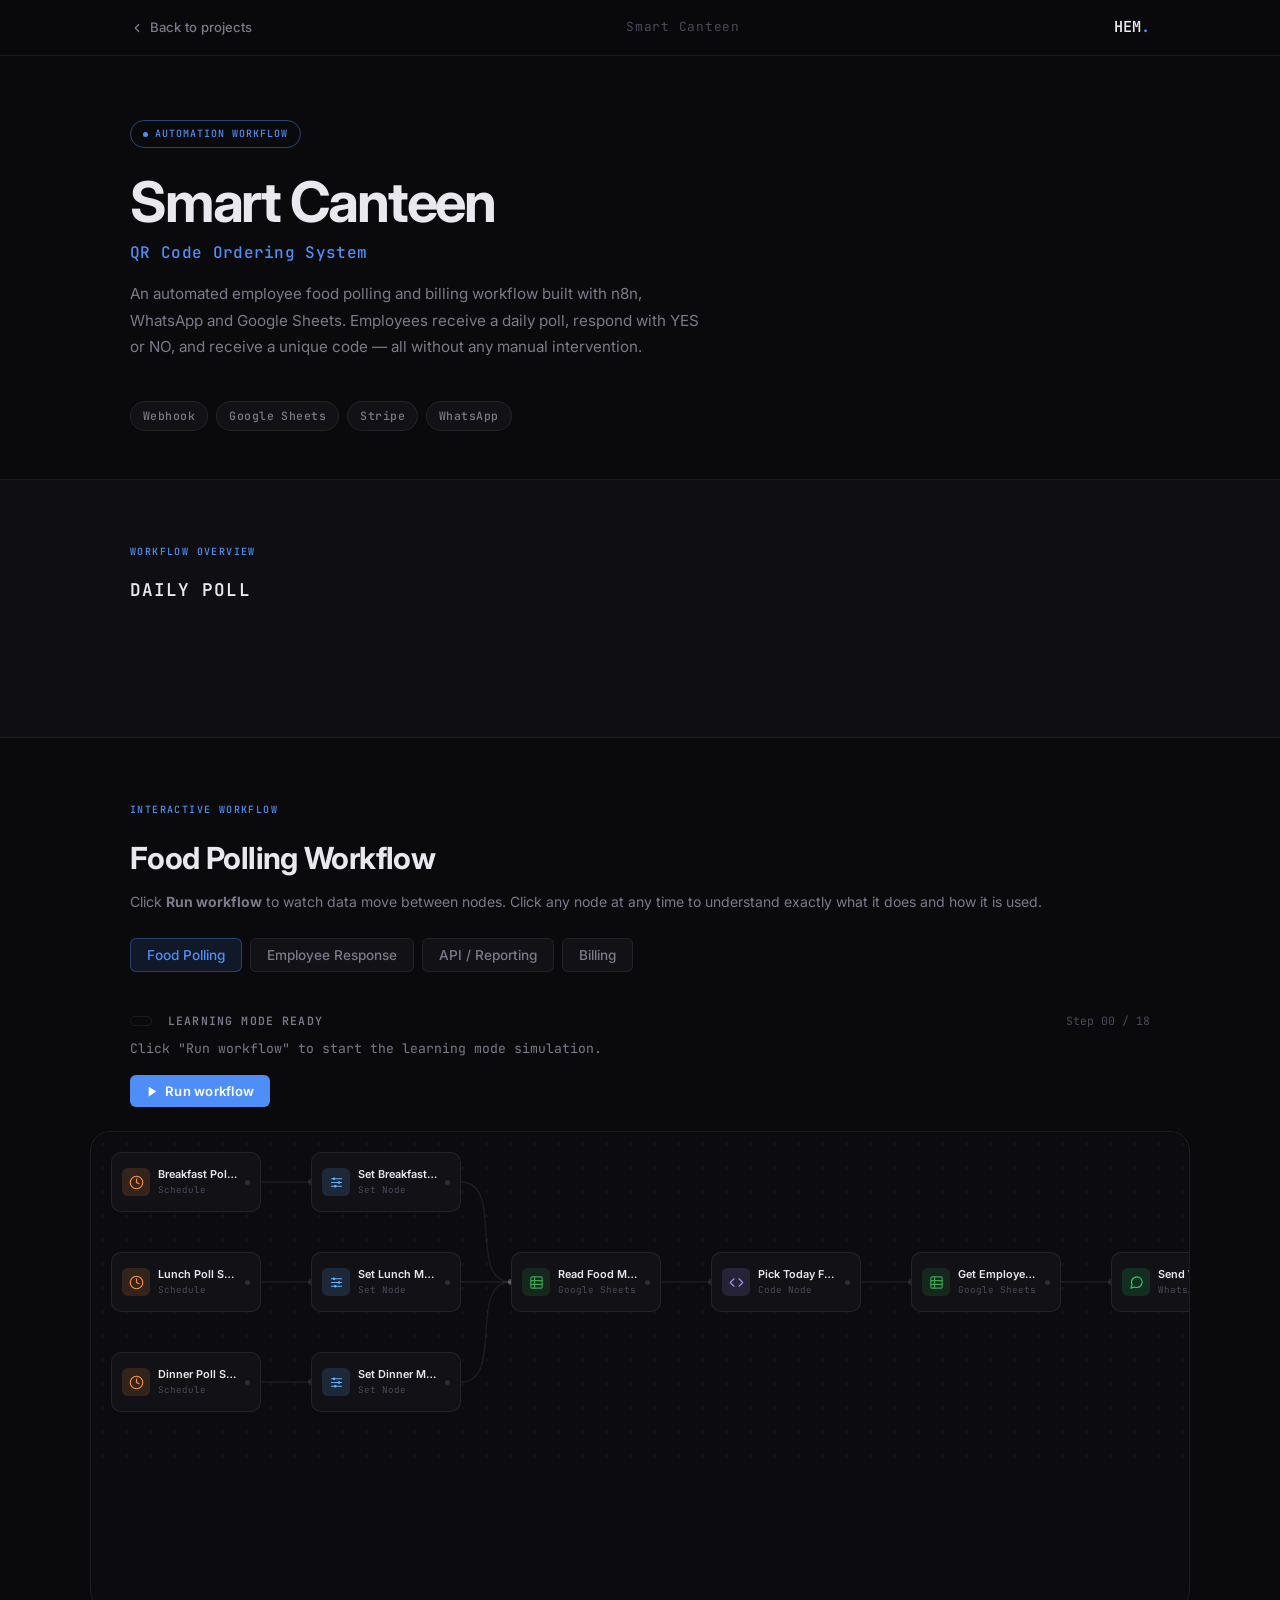
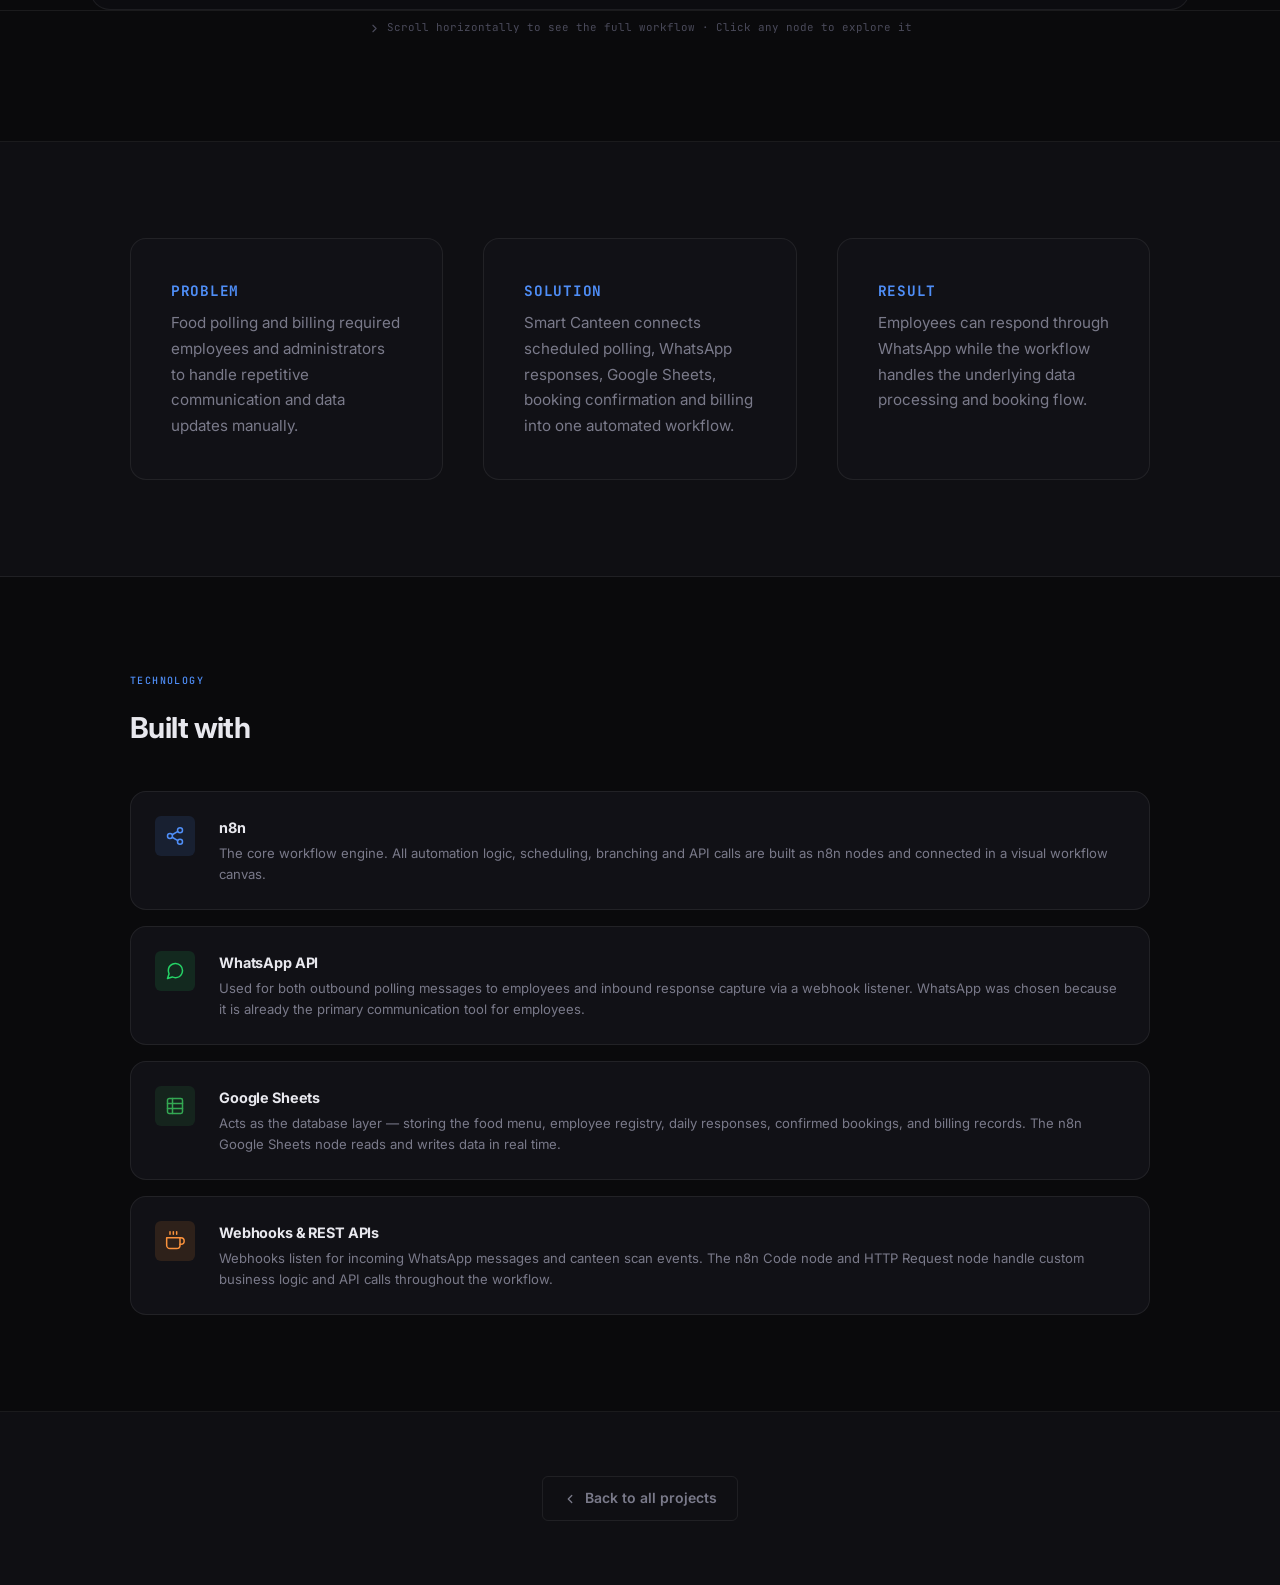
<file: projects/smart-canteen/index.html>
<!DOCTYPE html>
<html lang="en">
<head>
  <meta charset="UTF-8" />
  <meta name="viewport" content="width=device-width, initial-scale=1.0" />
  <meta name="description" content="Smart Canteen — an automated employee food polling and billing workflow built with n8n, WhatsApp and Google Sheets. Interactive workflow visualization by Hem." />
  <title>Smart Canteen — Interactive Workflow | Hem</title>
  <link rel="preconnect" href="https://fonts.googleapis.com" />
  <link rel="preconnect" href="https://fonts.gstatic.com" crossorigin />
  <link rel="stylesheet" href="style.css" />
</head>
<body>

<!-- ============================================================
     PROJECT NAV
     ============================================================ -->
<nav class="project-nav" role="navigation" aria-label="Project navigation">
  <div class="pnav-inner">
    <a href="../../index.html#work" class="back-link" id="back-link">
      <svg width="14" height="14" viewBox="0 0 24 24" fill="none" stroke="currentColor" stroke-width="2.2" stroke-linecap="round" stroke-linejoin="round" aria-hidden="true">
        <polyline points="15 18 9 12 15 6"/>
      </svg>
      Back to projects
    </a>
    <span class="pnav-title">Smart Canteen</span>
    <a href="../../index.html" class="pnav-logo" aria-label="Hem portfolio home">HEM<span>.</span></a>
  </div>
</nav>


<!-- ============================================================
     PROJECT HEADER
     ============================================================ -->
<header class="project-header" id="project-header">
  <div class="container">

    <div class="ph-badge-row">
      <span class="ph-status">Automation workflow</span>
    </div>

    <h1 class="ph-title">Smart Canteen</h1>
    <p class="ph-subtitle">QR Code Ordering System</p>

    <p class="ph-desc">
      An automated employee food polling and billing workflow built with n8n, WhatsApp
      and Google Sheets. Employees receive a daily poll, respond with YES or NO, and
      receive a unique code — all without any manual intervention.
    </p>

    <div class="ph-tech">
      <span class="tech-badge">Webhook</span>
      <span class="tech-badge">Google Sheets</span>
      <span class="tech-badge">Stripe</span>
      <span class="tech-badge">WhatsApp</span>
    </div>

  </div>
</header>


<!-- ============================================================
     WORKFLOW TIMELINE STEPS
     ============================================================ -->
<section class="timeline-section" id="timeline-section" aria-labelledby="timeline-title">
  <div class="container">

    <div class="tl-header">
      <p class="section-label">Workflow overview</p>
      <h2 class="tl-heading" id="timeline-title">DAILY POLL</h2>
    </div>

    <!-- Steps rendered by JS -->
    <div id="timeline-steps" class="timeline-steps" role="tablist" aria-label="Workflow phases"></div>

    <p id="timeline-desc" class="tl-desc" role="status" aria-live="polite"></p>

  </div>
</section>


<!-- ============================================================
     WORKFLOW CANVAS SECTION
     ============================================================ -->
<section class="workflow-section" id="workflow-section" aria-labelledby="ws-title">
  <div class="ws-header container">
    <p class="section-label">Interactive workflow</p>
    <h2 class="ws-title" id="ws-title">See the automation in action.</h2>
    <p class="ws-subtitle">
      Click <strong>Run workflow</strong> to watch data move between nodes.
      Click any node at any time to understand exactly what it does and how it is used.
    </p>

    <!-- Workflow Selector Tabs -->
    <div class="workflow-selector" role="tablist" aria-label="Workflow Modules">
      <button class="ws-tab active" data-workflow="polling" role="tab" aria-selected="true">Food Polling</button>
      <button class="ws-tab" data-workflow="response" role="tab" aria-selected="false">Employee Response</button>
      <button class="ws-tab" data-workflow="api" role="tab" aria-selected="false">API / Reporting</button>
      <button class="ws-tab" data-workflow="billing" role="tab" aria-selected="false">Billing</button>
    </div>
  </div>

  <!-- Status + Controls -->
  <div class="ws-controls container">

    <div class="exec-status" role="status" aria-live="polite">
      <div class="status-indicator status-idle" id="status-dot" aria-hidden="true"></div>
      <span class="status-text" id="status-text">WORKFLOW READY</span>
      <span class="step-counter" id="step-counter">Step 00 / 16</span>
    </div>

    <p class="status-desc" id="status-desc">Click &ldquo;Run workflow&rdquo; to start the automation, or click any node to explore it.</p>

    <div class="controls-row" role="toolbar" aria-label="Workflow controls">

      <button id="btn-run" class="ctrl-btn ctrl-primary" aria-label="Run workflow">
        <svg width="13" height="13" viewBox="0 0 24 24" fill="currentColor" aria-hidden="true">
          <polygon points="5 3 19 12 5 21 5 3"/>
        </svg>
        Run workflow
      </button>

      <button id="btn-pause" class="ctrl-btn ctrl-secondary" style="display:none" aria-label="Pause workflow">
        <svg width="13" height="13" viewBox="0 0 24 24" fill="currentColor" aria-hidden="true">
          <rect x="6" y="4" width="4" height="16"/><rect x="14" y="4" width="4" height="16"/>
        </svg>
        Pause
      </button>

      <button id="btn-resume" class="ctrl-btn ctrl-secondary" style="display:none" aria-label="Continue workflow">
        <svg width="13" height="13" viewBox="0 0 24 24" fill="currentColor" aria-hidden="true">
          <polygon points="5 3 19 12 5 21 5 3"/>
        </svg>
        Continue
      </button>

      <button id="btn-next" class="ctrl-btn ctrl-secondary" style="display:none" aria-label="Next Step">
        <svg width="13" height="13" viewBox="0 0 24 24" fill="currentColor" aria-hidden="true">
          <polygon points="5 4 15 12 5 20 5 4"/><rect x="17" y="4" width="3" height="16"/>
        </svg>
        Next Step
      </button>

      <button id="btn-replay" class="ctrl-btn ctrl-secondary" style="display:none" aria-label="Restart workflow">
        <svg width="13" height="13" viewBox="0 0 24 24" fill="none" stroke="currentColor" stroke-width="2.2" stroke-linecap="round" stroke-linejoin="round" aria-hidden="true">
          <polyline points="1 4 1 10 7 10"/>
          <path d="M3.51 15a9 9 0 1 0 .49-4"/>
        </svg>
        Restart
      </button>

      <button id="btn-reset" class="ctrl-btn ctrl-ghost" style="display:none" aria-label="Exit Learning Mode">
        <svg width="13" height="13" viewBox="0 0 24 24" fill="none" stroke="currentColor" stroke-width="2.2" stroke-linecap="round" stroke-linejoin="round" aria-hidden="true">
          <line x1="18" y1="6" x2="6" y2="18"/>
          <line x1="6" y1="6" x2="18" y2="18"/>
        </svg>
        Exit Learning Mode
      </button>

    </div>
  </div>

  <!-- Canvas + Info Panel container -->
  <div class="canvas-area" id="canvas-area">

    <!-- Scrollable canvas -->
    <div class="canvas-scroll" id="canvas-scroll">
      <div class="canvas-inner" id="workflow-canvas">
        <!-- SVG connections — rendered by JS -->
        <svg id="connections-svg" class="connections-svg" aria-hidden="true"></svg>
        <!-- Node divs — rendered by JS -->
        <div id="nodes-container" class="nodes-container"></div>
      </div>
    </div>

    <!-- Sliding info panel -->
    <aside class="info-panel" id="info-panel" aria-label="Node information" aria-live="polite">

      <div class="ip-header">
        <span class="ip-type" id="panel-type">Node Type</span>
        <button class="ip-close" id="panel-close" aria-label="Close node information panel">
          <svg width="12" height="12" viewBox="0 0 24 24" fill="none" stroke="currentColor" stroke-width="2.5" stroke-linecap="round" aria-hidden="true">
            <line x1="18" y1="6" x2="6" y2="18"/><line x1="6" y1="6" x2="18" y2="18"/>
          </svg>
        </button>
      </div>

      <h3 class="ip-name" id="panel-name">Node Name</h3>

      <div class="ip-section">
        <h4 class="ip-section-title">What it does</h4>
        <p class="ip-section-text" id="panel-what"></p>
      </div>

      <div class="ip-section">
        <h4 class="ip-section-title">Why I use it</h4>
        <p class="ip-section-text" id="panel-why"></p>
      </div>

      <div class="ip-section">
        <h4 class="ip-section-title">How I used it</h4>
        <p class="ip-section-text" id="panel-how"></p>
      </div>

      <div class="ip-section">
        <h4 class="ip-section-title">Process</h4>
        <p class="ip-section-text" id="panel-process"></p>
      </div>

      <div class="ip-io">
        <div class="ip-io-item">
          <h4 class="ip-io-label">Input</h4>
          <p class="ip-io-text" id="panel-input"></p>
        </div>
        <div class="ip-io-item">
          <h4 class="ip-io-label">Output</h4>
          <p class="ip-io-text" id="panel-output"></p>
        </div>
      </div>

      <div class="ip-section ip-next">
        <h4 class="ip-section-title">Next Node</h4>
        <p class="ip-section-text" id="panel-next"></p>
      </div>

    </aside>

  </div><!-- .canvas-area -->

  <!-- Scroll hint -->
  <p class="canvas-hint" aria-hidden="true">
    <svg width="13" height="13" viewBox="0 0 24 24" fill="none" stroke="currentColor" stroke-width="2" stroke-linecap="round" stroke-linejoin="round">
      <polyline points="9 18 15 12 9 6"/>
    </svg>
    Scroll horizontally to see the full workflow &middot; Click any node to explore it
  </p>

</section><!-- #workflow-section -->


<!-- ============================================================
     PROJECT STORY
     ============================================================ -->
<section class="project-story" id="story-section" aria-labelledby="story-heading">
  <div class="container">
    <div class="story-grid">
      
      <div class="story-item">
        <h3 class="story-title">Problem</h3>
        <p class="story-text">Food polling and billing required employees and administrators to handle repetitive communication and data updates manually.</p>
      </div>

      <div class="story-item">
        <h3 class="story-title">Solution</h3>
        <p class="story-text">Smart Canteen connects scheduled polling, WhatsApp responses, Google Sheets, booking confirmation and billing into one automated workflow.</p>
      </div>

      <div class="story-item">
        <h3 class="story-title">Result</h3>
        <p class="story-text">Employees can respond through WhatsApp while the workflow handles the underlying data processing and booking flow.</p>
      </div>

    </div>
  </div>
</section>


<!-- ============================================================
     TECH STACK
     ============================================================ -->
<section class="project-stack" id="tech-section" aria-labelledby="stack-heading">
  <div class="container">

    <p class="section-label">Technology</p>
    <h2 id="stack-heading">Built with</h2>

    <div class="stack-items">

      <div class="stack-item">
        <div class="stack-icon" style="background:rgba(79,142,247,0.12); color:#4f8ef7" aria-hidden="true">
          <svg width="20" height="20" viewBox="0 0 24 24" fill="none" stroke="currentColor" stroke-width="1.8" stroke-linecap="round" stroke-linejoin="round">
            <circle cx="18" cy="5" r="3"/><circle cx="6" cy="12" r="3"/><circle cx="18" cy="19" r="3"/>
            <line x1="8.59" y1="13.51" x2="15.42" y2="17.49"/><line x1="15.41" y1="6.51" x2="8.59" y2="10.49"/>
          </svg>
        </div>
        <div class="stack-info">
          <h4>n8n</h4>
          <p>The core workflow engine. All automation logic, scheduling, branching and API calls are built as n8n nodes and connected in a visual workflow canvas.</p>
        </div>
      </div>

      <div class="stack-item">
        <div class="stack-icon" style="background:rgba(37,211,102,0.12); color:#25d366" aria-hidden="true">
          <svg width="20" height="20" viewBox="0 0 24 24" fill="none" stroke="currentColor" stroke-width="1.8" stroke-linecap="round" stroke-linejoin="round">
            <path d="M21 11.5a8.38 8.38 0 0 1-.9 3.8 8.5 8.5 0 0 1-7.6 4.7 8.38 8.38 0 0 1-3.8-.9L3 21l1.9-5.7a8.38 8.38 0 0 1-.9-3.8 8.5 8.5 0 0 1 4.7-7.6 8.38 8.38 0 0 1 3.8-.9h.5a8.48 8.48 0 0 1 8 8v.5z"/>
          </svg>
        </div>
        <div class="stack-info">
          <h4>WhatsApp API</h4>
          <p>Used for both outbound polling messages to employees and inbound response capture via a webhook listener. WhatsApp was chosen because it is already the primary communication tool for employees.</p>
        </div>
      </div>

      <div class="stack-item">
        <div class="stack-icon" style="background:rgba(52,168,83,0.12); color:#34a853" aria-hidden="true">
          <svg width="20" height="20" viewBox="0 0 24 24" fill="none" stroke="currentColor" stroke-width="1.8" stroke-linecap="round" stroke-linejoin="round">
            <rect x="3" y="3" width="18" height="18" rx="2"/><path d="M3 9h18M3 15h18M9 3v18"/>
          </svg>
        </div>
        <div class="stack-info">
          <h4>Google Sheets</h4>
          <p>Acts as the database layer — storing the food menu, employee registry, daily responses, confirmed bookings, and billing records. The n8n Google Sheets node reads and writes data in real time.</p>
        </div>
      </div>

      <div class="stack-item">
        <div class="stack-icon" style="background:rgba(251,146,60,0.12); color:#fb923c" aria-hidden="true">
          <svg width="20" height="20" viewBox="0 0 24 24" fill="none" stroke="currentColor" stroke-width="1.8" stroke-linecap="round" stroke-linejoin="round">
            <path d="M18 8h1a4 4 0 0 1 0 8h-1"/><path d="M2 8h16v9a4 4 0 0 1-4 4H6a4 4 0 0 1-4-4V8z"/>
            <line x1="6" y1="1" x2="6" y2="4"/><line x1="10" y1="1" x2="10" y2="4"/><line x1="14" y1="1" x2="14" y2="4"/>
          </svg>
        </div>
        <div class="stack-info">
          <h4>Webhooks &amp; REST APIs</h4>
          <p>Webhooks listen for incoming WhatsApp messages and canteen scan events. The n8n Code node and HTTP Request node handle custom business logic and API calls throughout the workflow.</p>
        </div>
      </div>

    </div>
  </div>
</section>


<!-- ============================================================
     BACK TO PORTFOLIO
     ============================================================ -->
<div class="back-to-portfolio">
  <a href="../../index.html#work" id="link-back-portfolio">
    <svg width="14" height="14" viewBox="0 0 24 24" fill="none" stroke="currentColor" stroke-width="2.2" stroke-linecap="round" stroke-linejoin="round" aria-hidden="true">
      <polyline points="15 18 9 12 15 6"/>
    </svg>
    Back to all projects
  </a>
</div>


<script src="script.js"></script>
</body>
</html>
</file>
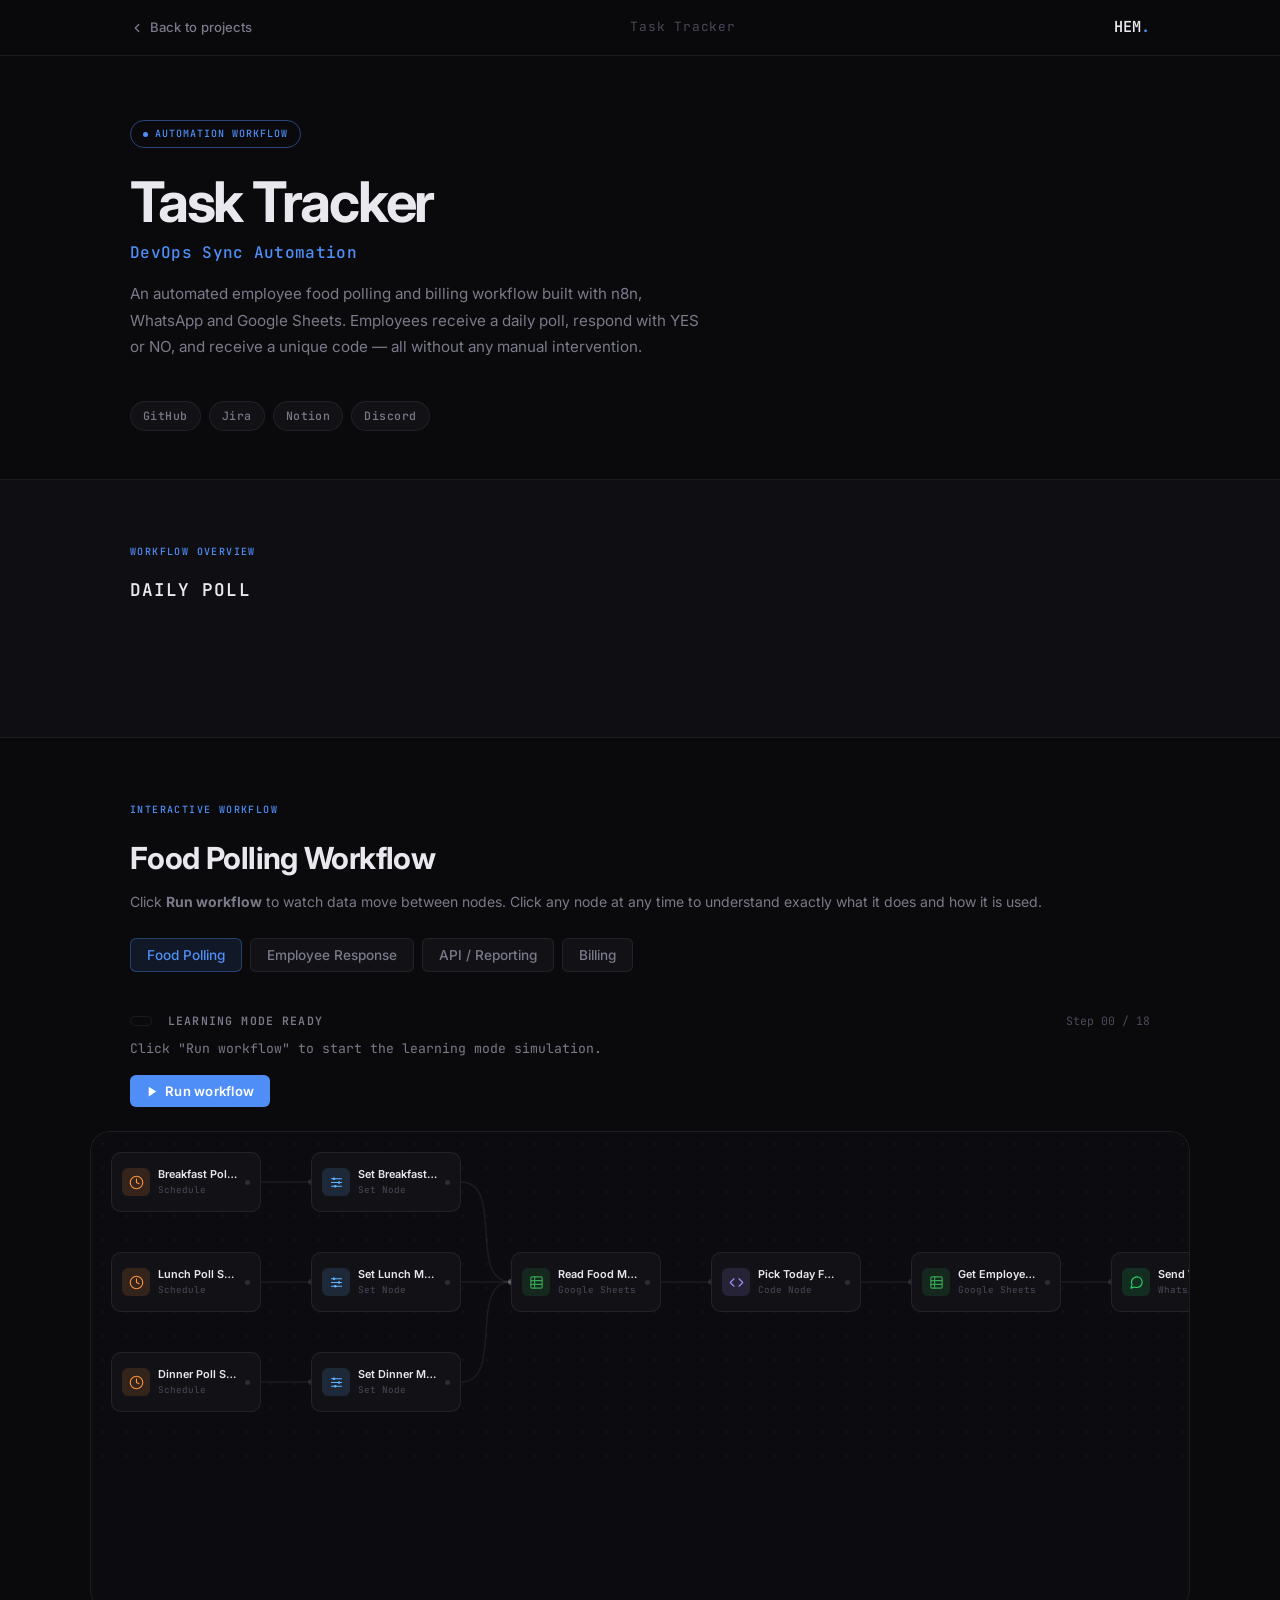
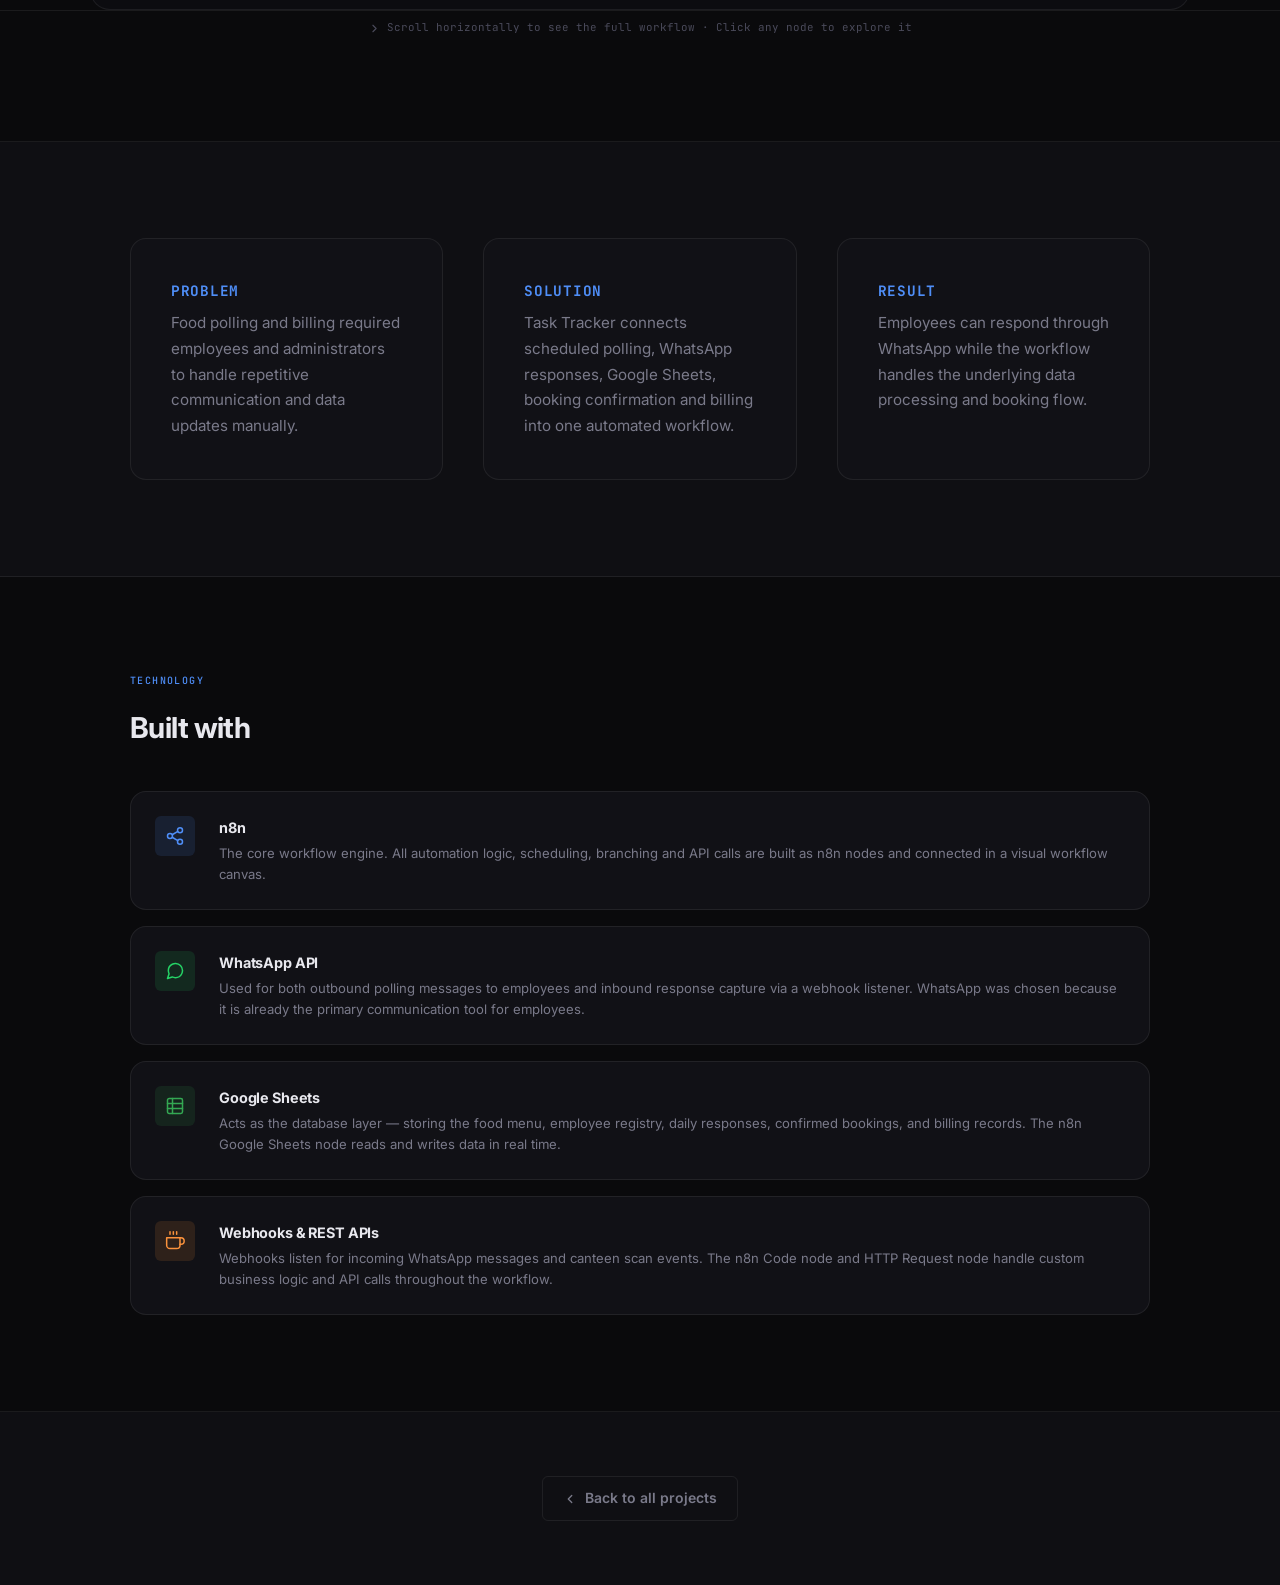
<file: projects/task-tracker/index.html>
<!DOCTYPE html>
<html lang="en">
<head>
  <meta charset="UTF-8" />
  <meta name="viewport" content="width=device-width, initial-scale=1.0" />
  <meta name="description" content="Task Tracker — an automated employee food polling and billing workflow built with n8n, WhatsApp and Google Sheets. Interactive workflow visualization by Hem." />
  <title>Task Tracker — Interactive Workflow | Hem</title>
  <link rel="preconnect" href="https://fonts.googleapis.com" />
  <link rel="preconnect" href="https://fonts.gstatic.com" crossorigin />
  <link rel="stylesheet" href="style.css" />
</head>
<body>

<!-- ============================================================
     PROJECT NAV
     ============================================================ -->
<nav class="project-nav" role="navigation" aria-label="Project navigation">
  <div class="pnav-inner">
    <a href="../../index.html#work" class="back-link" id="back-link">
      <svg width="14" height="14" viewBox="0 0 24 24" fill="none" stroke="currentColor" stroke-width="2.2" stroke-linecap="round" stroke-linejoin="round" aria-hidden="true">
        <polyline points="15 18 9 12 15 6"/>
      </svg>
      Back to projects
    </a>
    <span class="pnav-title">Task Tracker</span>
    <a href="../../index.html" class="pnav-logo" aria-label="Hem portfolio home">HEM<span>.</span></a>
  </div>
</nav>


<!-- ============================================================
     PROJECT HEADER
     ============================================================ -->
<header class="project-header" id="project-header">
  <div class="container">

    <div class="ph-badge-row">
      <span class="ph-status">Automation workflow</span>
    </div>

    <h1 class="ph-title">Task Tracker</h1>
    <p class="ph-subtitle">DevOps Sync Automation</p>

    <p class="ph-desc">
      An automated employee food polling and billing workflow built with n8n, WhatsApp
      and Google Sheets. Employees receive a daily poll, respond with YES or NO, and
      receive a unique code — all without any manual intervention.
    </p>

    <div class="ph-tech">
      <span class="tech-badge">GitHub</span>
      <span class="tech-badge">Jira</span>
      <span class="tech-badge">Notion</span>
      <span class="tech-badge">Discord</span>
    </div>

  </div>
</header>


<!-- ============================================================
     WORKFLOW TIMELINE STEPS
     ============================================================ -->
<section class="timeline-section" id="timeline-section" aria-labelledby="timeline-title">
  <div class="container">

    <div class="tl-header">
      <p class="section-label">Workflow overview</p>
      <h2 class="tl-heading" id="timeline-title">DAILY POLL</h2>
    </div>

    <!-- Steps rendered by JS -->
    <div id="timeline-steps" class="timeline-steps" role="tablist" aria-label="Workflow phases"></div>

    <p id="timeline-desc" class="tl-desc" role="status" aria-live="polite"></p>

  </div>
</section>


<!-- ============================================================
     WORKFLOW CANVAS SECTION
     ============================================================ -->
<section class="workflow-section" id="workflow-section" aria-labelledby="ws-title">
  <div class="ws-header container">
    <p class="section-label">Interactive workflow</p>
    <h2 class="ws-title" id="ws-title">See the automation in action.</h2>
    <p class="ws-subtitle">
      Click <strong>Run workflow</strong> to watch data move between nodes.
      Click any node at any time to understand exactly what it does and how it is used.
    </p>

    <!-- Workflow Selector Tabs -->
    <div class="workflow-selector" role="tablist" aria-label="Workflow Modules">
      <button class="ws-tab active" data-workflow="polling" role="tab" aria-selected="true">Food Polling</button>
      <button class="ws-tab" data-workflow="response" role="tab" aria-selected="false">Employee Response</button>
      <button class="ws-tab" data-workflow="api" role="tab" aria-selected="false">API / Reporting</button>
      <button class="ws-tab" data-workflow="billing" role="tab" aria-selected="false">Billing</button>
    </div>
  </div>

  <!-- Status + Controls -->
  <div class="ws-controls container">

    <div class="exec-status" role="status" aria-live="polite">
      <div class="status-indicator status-idle" id="status-dot" aria-hidden="true"></div>
      <span class="status-text" id="status-text">WORKFLOW READY</span>
      <span class="step-counter" id="step-counter">Step 00 / 16</span>
    </div>

    <p class="status-desc" id="status-desc">Click &ldquo;Run workflow&rdquo; to start the automation, or click any node to explore it.</p>

    <div class="controls-row" role="toolbar" aria-label="Workflow controls">

      <button id="btn-run" class="ctrl-btn ctrl-primary" aria-label="Run workflow">
        <svg width="13" height="13" viewBox="0 0 24 24" fill="currentColor" aria-hidden="true">
          <polygon points="5 3 19 12 5 21 5 3"/>
        </svg>
        Run workflow
      </button>

      <button id="btn-pause" class="ctrl-btn ctrl-secondary" style="display:none" aria-label="Pause workflow">
        <svg width="13" height="13" viewBox="0 0 24 24" fill="currentColor" aria-hidden="true">
          <rect x="6" y="4" width="4" height="16"/><rect x="14" y="4" width="4" height="16"/>
        </svg>
        Pause
      </button>

      <button id="btn-resume" class="ctrl-btn ctrl-secondary" style="display:none" aria-label="Continue workflow">
        <svg width="13" height="13" viewBox="0 0 24 24" fill="currentColor" aria-hidden="true">
          <polygon points="5 3 19 12 5 21 5 3"/>
        </svg>
        Continue
      </button>

      <button id="btn-next" class="ctrl-btn ctrl-secondary" style="display:none" aria-label="Next Step">
        <svg width="13" height="13" viewBox="0 0 24 24" fill="currentColor" aria-hidden="true">
          <polygon points="5 4 15 12 5 20 5 4"/><rect x="17" y="4" width="3" height="16"/>
        </svg>
        Next Step
      </button>

      <button id="btn-replay" class="ctrl-btn ctrl-secondary" style="display:none" aria-label="Restart workflow">
        <svg width="13" height="13" viewBox="0 0 24 24" fill="none" stroke="currentColor" stroke-width="2.2" stroke-linecap="round" stroke-linejoin="round" aria-hidden="true">
          <polyline points="1 4 1 10 7 10"/>
          <path d="M3.51 15a9 9 0 1 0 .49-4"/>
        </svg>
        Restart
      </button>

      <button id="btn-reset" class="ctrl-btn ctrl-ghost" style="display:none" aria-label="Exit Learning Mode">
        <svg width="13" height="13" viewBox="0 0 24 24" fill="none" stroke="currentColor" stroke-width="2.2" stroke-linecap="round" stroke-linejoin="round" aria-hidden="true">
          <line x1="18" y1="6" x2="6" y2="18"/>
          <line x1="6" y1="6" x2="18" y2="18"/>
        </svg>
        Exit Learning Mode
      </button>

    </div>
  </div>

  <!-- Canvas + Info Panel container -->
  <div class="canvas-area" id="canvas-area">

    <!-- Scrollable canvas -->
    <div class="canvas-scroll" id="canvas-scroll">
      <div class="canvas-inner" id="workflow-canvas">
        <!-- SVG connections — rendered by JS -->
        <svg id="connections-svg" class="connections-svg" aria-hidden="true"></svg>
        <!-- Node divs — rendered by JS -->
        <div id="nodes-container" class="nodes-container"></div>
      </div>
    </div>

    <!-- Sliding info panel -->
    <aside class="info-panel" id="info-panel" aria-label="Node information" aria-live="polite">

      <div class="ip-header">
        <span class="ip-type" id="panel-type">Node Type</span>
        <button class="ip-close" id="panel-close" aria-label="Close node information panel">
          <svg width="12" height="12" viewBox="0 0 24 24" fill="none" stroke="currentColor" stroke-width="2.5" stroke-linecap="round" aria-hidden="true">
            <line x1="18" y1="6" x2="6" y2="18"/><line x1="6" y1="6" x2="18" y2="18"/>
          </svg>
        </button>
      </div>

      <h3 class="ip-name" id="panel-name">Node Name</h3>

      <div class="ip-section">
        <h4 class="ip-section-title">What it does</h4>
        <p class="ip-section-text" id="panel-what"></p>
      </div>

      <div class="ip-section">
        <h4 class="ip-section-title">Why I use it</h4>
        <p class="ip-section-text" id="panel-why"></p>
      </div>

      <div class="ip-section">
        <h4 class="ip-section-title">How I used it</h4>
        <p class="ip-section-text" id="panel-how"></p>
      </div>

      <div class="ip-section">
        <h4 class="ip-section-title">Process</h4>
        <p class="ip-section-text" id="panel-process"></p>
      </div>

      <div class="ip-io">
        <div class="ip-io-item">
          <h4 class="ip-io-label">Input</h4>
          <p class="ip-io-text" id="panel-input"></p>
        </div>
        <div class="ip-io-item">
          <h4 class="ip-io-label">Output</h4>
          <p class="ip-io-text" id="panel-output"></p>
        </div>
      </div>

      <div class="ip-section ip-next">
        <h4 class="ip-section-title">Next Node</h4>
        <p class="ip-section-text" id="panel-next"></p>
      </div>

    </aside>

  </div><!-- .canvas-area -->

  <!-- Scroll hint -->
  <p class="canvas-hint" aria-hidden="true">
    <svg width="13" height="13" viewBox="0 0 24 24" fill="none" stroke="currentColor" stroke-width="2" stroke-linecap="round" stroke-linejoin="round">
      <polyline points="9 18 15 12 9 6"/>
    </svg>
    Scroll horizontally to see the full workflow &middot; Click any node to explore it
  </p>

</section><!-- #workflow-section -->


<!-- ============================================================
     PROJECT STORY
     ============================================================ -->
<section class="project-story" id="story-section" aria-labelledby="story-heading">
  <div class="container">
    <div class="story-grid">
      
      <div class="story-item">
        <h3 class="story-title">Problem</h3>
        <p class="story-text">Food polling and billing required employees and administrators to handle repetitive communication and data updates manually.</p>
      </div>

      <div class="story-item">
        <h3 class="story-title">Solution</h3>
        <p class="story-text">Task Tracker connects scheduled polling, WhatsApp responses, Google Sheets, booking confirmation and billing into one automated workflow.</p>
      </div>

      <div class="story-item">
        <h3 class="story-title">Result</h3>
        <p class="story-text">Employees can respond through WhatsApp while the workflow handles the underlying data processing and booking flow.</p>
      </div>

    </div>
  </div>
</section>


<!-- ============================================================
     TECH STACK
     ============================================================ -->
<section class="project-stack" id="tech-section" aria-labelledby="stack-heading">
  <div class="container">

    <p class="section-label">Technology</p>
    <h2 id="stack-heading">Built with</h2>

    <div class="stack-items">

      <div class="stack-item">
        <div class="stack-icon" style="background:rgba(79,142,247,0.12); color:#4f8ef7" aria-hidden="true">
          <svg width="20" height="20" viewBox="0 0 24 24" fill="none" stroke="currentColor" stroke-width="1.8" stroke-linecap="round" stroke-linejoin="round">
            <circle cx="18" cy="5" r="3"/><circle cx="6" cy="12" r="3"/><circle cx="18" cy="19" r="3"/>
            <line x1="8.59" y1="13.51" x2="15.42" y2="17.49"/><line x1="15.41" y1="6.51" x2="8.59" y2="10.49"/>
          </svg>
        </div>
        <div class="stack-info">
          <h4>n8n</h4>
          <p>The core workflow engine. All automation logic, scheduling, branching and API calls are built as n8n nodes and connected in a visual workflow canvas.</p>
        </div>
      </div>

      <div class="stack-item">
        <div class="stack-icon" style="background:rgba(37,211,102,0.12); color:#25d366" aria-hidden="true">
          <svg width="20" height="20" viewBox="0 0 24 24" fill="none" stroke="currentColor" stroke-width="1.8" stroke-linecap="round" stroke-linejoin="round">
            <path d="M21 11.5a8.38 8.38 0 0 1-.9 3.8 8.5 8.5 0 0 1-7.6 4.7 8.38 8.38 0 0 1-3.8-.9L3 21l1.9-5.7a8.38 8.38 0 0 1-.9-3.8 8.5 8.5 0 0 1 4.7-7.6 8.38 8.38 0 0 1 3.8-.9h.5a8.48 8.48 0 0 1 8 8v.5z"/>
          </svg>
        </div>
        <div class="stack-info">
          <h4>WhatsApp API</h4>
          <p>Used for both outbound polling messages to employees and inbound response capture via a webhook listener. WhatsApp was chosen because it is already the primary communication tool for employees.</p>
        </div>
      </div>

      <div class="stack-item">
        <div class="stack-icon" style="background:rgba(52,168,83,0.12); color:#34a853" aria-hidden="true">
          <svg width="20" height="20" viewBox="0 0 24 24" fill="none" stroke="currentColor" stroke-width="1.8" stroke-linecap="round" stroke-linejoin="round">
            <rect x="3" y="3" width="18" height="18" rx="2"/><path d="M3 9h18M3 15h18M9 3v18"/>
          </svg>
        </div>
        <div class="stack-info">
          <h4>Google Sheets</h4>
          <p>Acts as the database layer — storing the food menu, employee registry, daily responses, confirmed bookings, and billing records. The n8n Google Sheets node reads and writes data in real time.</p>
        </div>
      </div>

      <div class="stack-item">
        <div class="stack-icon" style="background:rgba(251,146,60,0.12); color:#fb923c" aria-hidden="true">
          <svg width="20" height="20" viewBox="0 0 24 24" fill="none" stroke="currentColor" stroke-width="1.8" stroke-linecap="round" stroke-linejoin="round">
            <path d="M18 8h1a4 4 0 0 1 0 8h-1"/><path d="M2 8h16v9a4 4 0 0 1-4 4H6a4 4 0 0 1-4-4V8z"/>
            <line x1="6" y1="1" x2="6" y2="4"/><line x1="10" y1="1" x2="10" y2="4"/><line x1="14" y1="1" x2="14" y2="4"/>
          </svg>
        </div>
        <div class="stack-info">
          <h4>Webhooks &amp; REST APIs</h4>
          <p>Webhooks listen for incoming WhatsApp messages and canteen scan events. The n8n Code node and HTTP Request node handle custom business logic and API calls throughout the workflow.</p>
        </div>
      </div>

    </div>
  </div>
</section>


<!-- ============================================================
     BACK TO PORTFOLIO
     ============================================================ -->
<div class="back-to-portfolio">
  <a href="../../index.html#work" id="link-back-portfolio">
    <svg width="14" height="14" viewBox="0 0 24 24" fill="none" stroke="currentColor" stroke-width="2.2" stroke-linecap="round" stroke-linejoin="round" aria-hidden="true">
      <polyline points="15 18 9 12 15 6"/>
    </svg>
    Back to all projects
  </a>
</div>


<script src="script.js"></script>
</body>
</html>
</file>
<file: style.css>
/* ============================================================
   HEM PORTFOLIO — style.css
   ============================================================ */

/* ── Google Fonts ── */
@import url('https://fonts.googleapis.com/css2?family=Inter:wght@300;400;500;600;700&family=JetBrains+Mono:wght@400;500&display=swap');

/* ── CSS Variables ── */
:root {
  /* Backgrounds */
  --bg-base:        #0a0a0c;
  --bg-elevated:    #0f0f13;
  --bg-card:        #111116;
  --bg-card-hover:  #141419;
  --bg-nav:         rgba(10, 10, 12, 0.92);

  /* Text */
  --text-primary:   #e8e8ee;
  --text-secondary: #7a7a8a;
  --text-muted:     #4a4a5a;
  --text-accent:    #4f8ef7;

  /* Accent */
  --accent:         #4f8ef7;
  --accent-dim:     rgba(79, 142, 247, 0.12);
  --accent-border:  rgba(79, 142, 247, 0.35);
  --accent-glow:    rgba(79, 142, 247, 0.18);

  /* Borders */
  --border:         rgba(255, 255, 255, 0.07);
  --border-hover:   rgba(255, 255, 255, 0.14);
  --border-accent:  rgba(79, 142, 247, 0.4);

  /* Spacing */
  --space-xs:  4px;
  --space-sm:  8px;
  --space-md:  16px;
  --space-lg:  24px;
  --space-xl:  40px;
  --space-2xl: 64px;
  --space-3xl: 96px;

  /* Radius */
  --radius-sm:  6px;
  --radius-md:  10px;
  --radius-lg:  16px;
  --radius-xl:  20px;

  /* Typography */
  --font-sans: 'Inter', system-ui, -apple-system, sans-serif;
  --font-mono: 'JetBrains Mono', 'Fira Code', monospace;

  /* Transitions */
  --transition: 0.22s ease;
  --transition-slow: 0.4s ease;
}

/* ── Reset ── */
*, *::before, *::after { box-sizing: border-box; margin: 0; padding: 0; }

html {
  scroll-behavior: smooth;
  font-size: 16px;
}

body {
  font-family: var(--font-sans);
  background-color: var(--bg-base);
  color: var(--text-primary);
  line-height: 1.6;
  overflow-x: hidden;
  -webkit-font-smoothing: antialiased;
}

a { color: inherit; text-decoration: none; }
img { max-width: 100%; display: block; }
button { cursor: pointer; font-family: inherit; border: none; background: none; }
ul { list-style: none; }

/* ── Utility ── */
.container {
  width: 100%;
  max-width: 1140px;
  margin-inline: auto;
  padding-inline: var(--space-xl);
}

.section-label {
  font-size: 11px;
  font-weight: 600;
  letter-spacing: 0.12em;
  text-transform: uppercase;
  color: var(--accent);
  font-family: var(--font-mono);
}

.section-title {
  font-size: clamp(1.6rem, 3vw, 2.2rem);
  font-weight: 700;
  color: var(--text-primary);
  letter-spacing: -0.02em;
  line-height: 1.2;
}

.section-subtitle {
  font-size: 0.95rem;
  color: var(--text-secondary);
  max-width: 520px;
  line-height: 1.7;
}

.section-header {
  margin-bottom: var(--space-2xl);
}

/* ── Reveal Animation ── */
.reveal {
  opacity: 0;
  transform: translateY(22px);
  transition: opacity 0.55s ease, transform 0.55s ease;
}

.reveal.visible {
  opacity: 1;
  transform: translateY(0);
}

/* ============================================================
   NAVBAR
   ============================================================ */
#navbar {
  position: fixed;
  top: 0;
  left: 0;
  right: 0;
  z-index: 1000;
  background: var(--bg-nav);
  border-bottom: 1px solid var(--border);
  backdrop-filter: blur(16px);
  -webkit-backdrop-filter: blur(16px);
  transition: border-color var(--transition);
  padding: 10px 0 8px;
}

#navbar.scrolled {
  border-bottom-color: rgba(255,255,255,0.09);
}

/* Row 1 — Logo centered */
.nav-logo-row {
  display: flex;
  justify-content: center;
  align-items: center;
  margin-bottom: 6px;
}

.nav-logo {
  font-family: var(--font-mono);
  font-size: 1.25rem;
  font-weight: 700;
  color: var(--text-primary);
  letter-spacing: 0.08em;
  text-transform: uppercase;
  transition: opacity var(--transition);
}

.nav-logo:hover { opacity: 0.8; }

/* Row 2 — Links + CTA centered */
.nav-links-row {
  display: flex;
  justify-content: center;
  align-items: center;
  gap: var(--space-lg);
}

.nav-links {
  display: flex;
  align-items: center;
  gap: var(--space-lg);
}

.nav-links a {
  font-size: 0.84rem;
  font-weight: 500;
  color: var(--text-secondary);
  letter-spacing: 0.02em;
  transition: color var(--transition);
  position: relative;
  padding-bottom: 2px;
}

.nav-links a::after {
  content: '';
  position: absolute;
  bottom: -2px;
  left: 0;
  width: 0;
  height: 1px;
  background: var(--accent);
  transition: width var(--transition);
}

.nav-links a:hover,
.nav-links a.active {
  color: var(--text-primary);
}

.nav-links a.active::after,
.nav-links a:hover::after {
  width: 100%;
}

/* Hire Me CTA */
.nav-cta {
  display: inline-flex;
  align-items: center;
  padding: 5px 16px;
  border-radius: 100px;
  font-size: 0.8rem;
  font-weight: 600;
  color: var(--accent);
  border: 1px solid var(--accent-border);
  background: var(--accent-dim);
  letter-spacing: 0.03em;
  transition: background var(--transition), color var(--transition), border-color var(--transition), box-shadow var(--transition);
}

.nav-cta:hover {
  background: var(--accent);
  color: #fff;
  border-color: var(--accent);
  box-shadow: 0 0 14px 2px var(--accent-glow);
}

/* Hamburger */
.nav-hamburger {
  display: none;
  flex-direction: column;
  gap: 5px;
  padding: 4px;
}

.nav-hamburger span {
  display: block;
  width: 22px;
  height: 1.5px;
  background: var(--text-secondary);
  border-radius: 2px;
  transition: transform var(--transition), opacity var(--transition), background var(--transition);
}

.nav-hamburger:hover span { background: var(--text-primary); }

.nav-hamburger.open span:nth-child(1) { transform: translateY(6.5px) rotate(45deg); }
.nav-hamburger.open span:nth-child(2) { opacity: 0; }
.nav-hamburger.open span:nth-child(3) { transform: translateY(-6.5px) rotate(-45deg); }

/* Mobile menu */
.nav-mobile {
  display: none;
  position: fixed;
  top: 72px;
  left: 0;
  right: 0;
  background: var(--bg-elevated);
  border-bottom: 1px solid var(--border);
  padding: var(--space-lg) var(--space-xl);
  flex-direction: column;
  gap: var(--space-md);
  z-index: 999;
}

.nav-mobile.open { display: flex; }

.nav-mobile a {
  font-size: 0.9rem;
  font-weight: 500;
  color: var(--text-secondary);
  padding: var(--space-sm) 0;
  border-bottom: 1px solid var(--border);
  transition: color var(--transition);
}

.nav-mobile a:last-child { border-bottom: none; }
.nav-mobile a:hover, .nav-mobile a.active { color: var(--text-primary); }

.nav-mobile-cta {
  color: var(--accent) !important;
  font-weight: 600 !important;
}




/* ============================================================
   HERO
   ============================================================ */
#hero {
  padding-top: 120px;
  padding-bottom: var(--space-3xl);

  min-height: 100vh;
  display: flex;
  align-items: center;
  position: relative;
  overflow: hidden;
}

/* Subtle radial background */
#hero::before {
  content: '';
  position: absolute;
  top: -100px;
  left: -200px;
  width: 700px;
  height: 700px;
  background: radial-gradient(circle, rgba(79, 142, 247, 0.05) 0%, transparent 65%);
  pointer-events: none;
}

.hero-inner {
  display: grid;
  grid-template-columns: 1fr 1fr;
  gap: var(--space-2xl);
  align-items: center;
}

.hero-content {
  max-width: 560px;
}

.hero-eyebrow {
  font-family: var(--font-mono);
  font-size: 11px;
  font-weight: 500;
  letter-spacing: 0.15em;
  color: var(--accent);
  margin-bottom: var(--space-lg);
  opacity: 0;
  animation: fadeUp 0.6s ease 0.1s forwards;
}

.hero-heading {
  font-size: clamp(2rem, 4vw, 3rem);
  font-weight: 700;
  line-height: 1.15;
  letter-spacing: -0.03em;
  color: var(--text-primary);
  margin-bottom: var(--space-lg);
  opacity: 0;
  animation: fadeUp 0.6s ease 0.2s forwards;
}

.hero-heading em {
  font-style: normal;
  color: var(--accent);
}

.hero-para {
  font-size: 1rem;
  color: var(--text-secondary);
  line-height: 1.75;
  max-width: 460px;
  margin-bottom: var(--space-xl);
  opacity: 0;
  animation: fadeUp 0.6s ease 0.35s forwards;
}

.hero-cta {
  display: flex;
  gap: var(--space-md);
  flex-wrap: wrap;
  opacity: 0;
  animation: fadeUp 0.6s ease 0.5s forwards;
}

/* Buttons */
.btn-primary {
  display: inline-flex;
  align-items: center;
  gap: 6px;
  padding: 11px 22px;
  background: var(--accent);
  color: #fff;
  font-size: 0.875rem;
  font-weight: 600;
  border-radius: var(--radius-sm);
  letter-spacing: 0.01em;
  transition: background var(--transition), transform var(--transition), box-shadow var(--transition);
}

.btn-primary:hover {
  background: #3b7be8;
  transform: translateY(-1px);
  box-shadow: 0 6px 24px rgba(79, 142, 247, 0.3);
}

.btn-secondary {
  display: inline-flex;
  align-items: center;
  gap: 6px;
  padding: 11px 22px;
  background: transparent;
  color: var(--text-primary);
  font-size: 0.875rem;
  font-weight: 500;
  border-radius: var(--radius-sm);
  border: 1px solid var(--border-hover);
  letter-spacing: 0.01em;
  transition: border-color var(--transition), color var(--transition), transform var(--transition);
}

.btn-secondary:hover {
  border-color: var(--border-accent);
  color: var(--accent);
  transform: translateY(-1px);
}

/* ── Workflow Visual ── */
.hero-visual {
  display: flex;
  align-items: center;
  justify-content: center;
  opacity: 0;
  animation: fadeIn 0.8s ease 0.6s forwards;
}

.workflow-canvas {
  width: 100%;
  max-width: 400px;
  background: var(--bg-elevated);
  border: 1px solid var(--border);
  border-radius: var(--radius-xl);
  padding: var(--space-xl) var(--space-lg);
  position: relative;
  overflow: hidden;
}

.workflow-canvas::before {
  content: '';
  position: absolute;
  top: 0; left: 0; right: 0;
  height: 1px;
  background: linear-gradient(90deg, transparent, var(--accent-border), transparent);
}

.workflow-title-bar {
  display: flex;
  align-items: center;
  gap: var(--space-sm);
  margin-bottom: var(--space-lg);
  padding-bottom: var(--space-md);
  border-bottom: 1px solid var(--border);
}

.wf-dots {
  display: flex;
  gap: 5px;
}

.wf-dot {
  width: 8px;
  height: 8px;
  border-radius: 50%;
}

.wf-dot:nth-child(1) { background: #ff5f57; }
.wf-dot:nth-child(2) { background: #febc2e; }
.wf-dot:nth-child(3) { background: #28c840; }

.wf-label {
  font-family: var(--font-mono);
  font-size: 10px;
  color: var(--text-muted);
  margin-left: auto;
  letter-spacing: 0.08em;
}

.workflow-nodes {
  display: flex;
  flex-direction: column;
  align-items: center;
  gap: 0;
}

.wf-node {
  display: flex;
  align-items: center;
  gap: var(--space-md);
  background: var(--bg-card);
  border: 1px solid var(--border);
  border-radius: var(--radius-md);
  padding: 10px 16px;
  width: 100%;
  transition: border-color var(--transition);
  position: relative;
}

.wf-node:hover {
  border-color: var(--border-accent);
}

.wf-node-icon {
  width: 30px;
  height: 30px;
  border-radius: var(--radius-sm);
  display: flex;
  align-items: center;
  justify-content: center;
  flex-shrink: 0;
}

.wf-node-text {
  flex: 1;
}

.wf-node-name {
  font-size: 0.78rem;
  font-weight: 600;
  color: var(--text-primary);
  line-height: 1.2;
}

.wf-node-type {
  font-family: var(--font-mono);
  font-size: 0.65rem;
  color: var(--text-muted);
  margin-top: 1px;
}

.wf-node-status {
  width: 6px;
  height: 6px;
  border-radius: 50%;
  background: var(--text-muted);
  flex-shrink: 0;
}

.wf-node-status.active {
  background: #4ade80;
  box-shadow: 0 0 6px rgba(74, 222, 128, 0.5);
}

/* Connector lines */
.wf-connector {
  width: 1px;
  height: 20px;
  position: relative;
  display: flex;
  align-items: center;
  justify-content: center;
  margin: 0 auto;
}

.wf-connector-line {
  width: 1px;
  height: 100%;
  background: var(--border);
  position: relative;
  overflow: hidden;
}

.wf-connector-line::after {
  content: '';
  position: absolute;
  top: -100%;
  left: 0;
  width: 100%;
  height: 100%;
  background: linear-gradient(180deg, transparent, var(--accent), transparent);
  animation: flowDown 2.4s ease-in-out infinite;
}

.wf-connector:nth-child(4n+2) .wf-connector-line::after { animation-delay: 0.6s; }
.wf-connector:nth-child(4n+3) .wf-connector-line::after { animation-delay: 1.2s; }
.wf-connector:nth-child(4n)   .wf-connector-line::after { animation-delay: 1.8s; }

@keyframes flowDown {
  0%   { top: -100%; }
  100% { top: 100%; }
}

/* Node color themes */
.node-trigger { background: rgba(251, 146, 60, 0.15); }
.node-trigger svg { color: #fb923c; }

.node-auto { background: rgba(79, 142, 247, 0.15); }
.node-auto svg { color: var(--accent); }

.node-ai { background: rgba(167, 139, 250, 0.15); }
.node-ai svg { color: #a78bfa; }

.node-db { background: rgba(74, 222, 128, 0.15); }
.node-db svg { color: #4ade80; }

.node-result { background: rgba(251, 146, 60, 0.15); }
.node-result svg { color: #fb923c; }

/* ============================================================
   CAPABILITY STRIP
   ============================================================ */
#capabilities {
  padding: var(--space-xl) 0;
  border-top: 1px solid var(--border);
  border-bottom: 1px solid var(--border);
  background: var(--bg-elevated);
}

.cap-inner {
  display: flex;
  align-items: center;
  justify-content: center;
  gap: var(--space-sm);
  flex-wrap: wrap;
}

.cap-badge {
  display: inline-flex;
  align-items: center;
  gap: 6px;
  padding: 6px 14px;
  border: 1px solid var(--border);
  border-radius: 100px;
  font-size: 0.8rem;
  font-weight: 500;
  color: var(--text-secondary);
  font-family: var(--font-mono);
  letter-spacing: 0.02em;
  transition: border-color var(--transition), color var(--transition);
}

.cap-badge:hover {
  border-color: var(--border-accent);
  color: var(--text-primary);
}

.cap-dot {
  width: 5px;
  height: 5px;
  border-radius: 50%;
  background: var(--accent);
  flex-shrink: 0;
}

/* ============================================================
   WORK / PROJECTS
   ============================================================ */
#work {
  padding: var(--space-3xl) 0;
  background: var(--bg-base);
}

.work-header {
  margin-bottom: var(--space-2xl);
}

.projects-grid {
  display: grid;
  grid-template-columns: repeat(2, 1fr);
  gap: var(--space-lg);
}

/* Project Card */
.project-card {
  background: var(--bg-card);
  border: 1px solid var(--border);
  border-radius: var(--radius-xl);
  overflow: hidden;
  transition: transform var(--transition), border-color var(--transition), box-shadow var(--transition);
  cursor: pointer;
  display: flex;
  flex-direction: column;
}

.project-card:hover {
  transform: translateY(-4px);
  border-color: var(--border-accent);
  box-shadow: 0 12px 40px rgba(79, 142, 247, 0.1);
}

/* Featured card spans full width */
.project-card.featured {
  grid-column: 1 / -1;
  display: grid;
  grid-template-columns: 1fr 1fr;
}

/* Preview area */
.card-preview {
  background: var(--bg-elevated);
  border-bottom: 1px solid var(--border);
  padding: var(--space-xl);
  display: flex;
  align-items: center;
  justify-content: center;
  min-height: 180px;
  position: relative;
  overflow: hidden;
  transition: background var(--transition);
}

.project-card.featured .card-preview {
  border-bottom: none;
  border-right: 1px solid var(--border);
  min-height: 100%;
}

.project-card:hover .card-preview {
  background: var(--bg-card-hover);
}

/* Abstract workflow preview for non-featured cards */
.flow-preview {
  display: flex;
  align-items: center;
  gap: var(--space-sm);
  flex-wrap: wrap;
  justify-content: center;
}

.flow-node-mini {
  padding: 5px 10px;
  border: 1px solid var(--border);
  border-radius: var(--radius-sm);
  font-family: var(--font-mono);
  font-size: 0.65rem;
  color: var(--text-muted);
  background: var(--bg-card);
  transition: border-color var(--transition), color var(--transition);
}

.project-card:hover .flow-node-mini {
  border-color: rgba(79, 142, 247, 0.25);
  color: var(--text-secondary);
}

.flow-arrow-mini {
  color: var(--text-muted);
  font-size: 0.7rem;
}

/* Featured mini workflow (vertical) */
.mini-workflow {
  display: flex;
  flex-direction: column;
  align-items: center;
  gap: 0;
  width: 100%;
  max-width: 180px;
}

.mini-wf-node {
  display: flex;
  align-items: center;
  gap: var(--space-sm);
  padding: 8px 14px;
  border: 1px solid var(--border);
  border-radius: var(--radius-md);
  width: 100%;
  background: var(--bg-card);
  transition: border-color var(--transition);
}

.project-card:hover .mini-wf-node {
  border-color: rgba(79, 142, 247, 0.2);
}

.mini-wf-dot {
  width: 7px;
  height: 7px;
  border-radius: 50%;
  flex-shrink: 0;
}

.mini-wf-label {
  font-family: var(--font-mono);
  font-size: 0.68rem;
  color: var(--text-secondary);
}

.mini-wf-connector {
  width: 1px;
  height: 14px;
  margin: 0 auto;
  background: var(--border);
  position: relative;
  overflow: hidden;
}

.mini-wf-connector::after {
  content: '';
  position: absolute;
  top: -100%;
  left: 0;
  width: 100%;
  height: 100%;
  background: linear-gradient(180deg, transparent, var(--accent), transparent);
  animation: flowDown 2s ease-in-out infinite;
}

/* Card body */
.card-body {
  padding: var(--space-lg) var(--space-xl);
  display: flex;
  flex-direction: column;
  gap: var(--space-md);
  flex: 1;
}

.card-category {
  font-family: var(--font-mono);
  font-size: 10px;
  font-weight: 500;
  letter-spacing: 0.12em;
  text-transform: uppercase;
  color: var(--accent);
}

.card-title {
  font-size: 1.15rem;
  font-weight: 700;
  color: var(--text-primary);
  letter-spacing: -0.01em;
  line-height: 1.3;
}

.project-card.featured .card-title {
  font-size: 1.35rem;
}

.card-desc {
  font-size: 0.875rem;
  color: var(--text-secondary);
  line-height: 1.7;
  flex: 1;
}

.card-tags {
  display: flex;
  flex-wrap: wrap;
  gap: var(--space-xs);
}

.tag {
  padding: 3px 9px;
  border: 1px solid var(--border);
  border-radius: 100px;
  font-family: var(--font-mono);
  font-size: 0.68rem;
  color: var(--text-muted);
  transition: border-color var(--transition), color var(--transition);
}

.project-card:hover .tag {
  border-color: rgba(79, 142, 247, 0.2);
  color: var(--text-secondary);
}

.card-footer {
  display: flex;
  align-items: center;
  justify-content: space-between;
  padding-top: var(--space-sm);
  border-top: 1px solid var(--border);
}

.card-link {
  display: inline-flex;
  align-items: center;
  gap: 5px;
  font-size: 0.82rem;
  font-weight: 600;
  color: var(--accent);
  transition: gap var(--transition);
}

.card-link:hover { gap: 8px; }

/* ============================================================
   ABOUT SECTION
   ============================================================ */
#about {
  padding: var(--space-3xl) 0;
  background: var(--bg-elevated);
  border-top: 1px solid var(--border);
}

.about-inner {
  display: grid;
  grid-template-columns: 1fr 1fr;
  gap: var(--space-3xl);
  align-items: start;
}

.about-text h2 {
  font-size: clamp(1.5rem, 2.5vw, 2rem);
  font-weight: 700;
  letter-spacing: -0.02em;
  line-height: 1.25;
  margin-bottom: var(--space-lg);
  color: var(--text-primary);
}

.about-text p {
  font-size: 0.93rem;
  color: var(--text-secondary);
  line-height: 1.8;
  margin-bottom: var(--space-md);
}

.about-text p:last-child { margin-bottom: 0; }


/* ============================================================
   PROFILE CARD (About section)
   ============================================================ */
.profile-card {
  display: flex;
  align-items: center;
  gap: var(--space-lg);
  background: var(--bg-card);
  border: 1px solid var(--border);
  border-radius: var(--radius-xl);
  padding: var(--space-lg);
  margin-bottom: var(--space-xl);
}

.profile-avatar {
  width: 72px;
  height: 72px;
  border-radius: 50%;
  background: linear-gradient(135deg, var(--accent) 0%, #7c3aed 100%);
  display: flex;
  align-items: center;
  justify-content: center;
  font-size: 1.4rem;
  font-weight: 800;
  color: #fff;
  letter-spacing: -0.02em;
  flex-shrink: 0;
  box-shadow: 0 0 0 3px var(--bg-card), 0 0 0 5px rgba(79,142,247,0.3);
}

.profile-info {
  display: flex;
  flex-direction: column;
  gap: 4px;
}

.profile-name {
  font-size: 1.05rem;
  font-weight: 700;
  color: var(--text-primary);
  letter-spacing: -0.02em;
}

.profile-role {
  font-family: var(--font-mono);
  font-size: 0.75rem;
  color: var(--accent);
  font-weight: 500;
  letter-spacing: 0.06em;
}

.profile-badges {
  display: flex;
  gap: var(--space-sm);
  margin-top: 4px;
  flex-wrap: wrap;
}

.profile-badge {
  font-size: 0.72rem;
  background: var(--bg-elevated);
  border: 1px solid var(--border);
  border-radius: var(--radius-sm);
  padding: 2px 8px;
  color: var(--text-secondary);
  font-family: var(--font-mono);
}

/* Capability cards */
.capabilities-grid {
  display: grid;
  grid-template-columns: 1fr 1fr;
  gap: var(--space-md);
}

.cap-card {
  background: var(--bg-card);
  border: 1px solid var(--border);
  border-radius: var(--radius-lg);
  padding: var(--space-lg);
  transition: border-color var(--transition), transform var(--transition);
}

.cap-card:hover {
  border-color: var(--border-accent);
  transform: translateY(-2px);
}

.cap-icon {
  width: 36px;
  height: 36px;
  border-radius: var(--radius-sm);
  background: var(--accent-dim);
  display: flex;
  align-items: center;
  justify-content: center;
  margin-bottom: var(--space-md);
  color: var(--accent);
}

.cap-card h4 {
  font-size: 0.9rem;
  font-weight: 700;
  color: var(--text-primary);
  margin-bottom: var(--space-xs);
  letter-spacing: -0.01em;
}

.cap-card p {
  font-size: 0.8rem;
  color: var(--text-secondary);
  line-height: 1.6;
}

/* ============================================================
   TECH STACK
   ============================================================ */
#stack {
  padding: var(--space-3xl) 0;
  background: var(--bg-base);
  border-top: 1px solid var(--border);
}

.stack-grid {
  display: flex;
  flex-wrap: wrap;
  gap: var(--space-sm);
  margin-top: var(--space-xl);
}

.stack-badge {
  display: inline-flex;
  align-items: center;
  gap: 7px;
  padding: 8px 16px;
  background: var(--bg-card);
  border: 1px solid var(--border);
  border-radius: var(--radius-md);
  font-size: 0.82rem;
  font-weight: 500;
  color: var(--text-secondary);
  font-family: var(--font-mono);
  transition: border-color var(--transition), color var(--transition), transform var(--transition);
}

.stack-badge:hover {
  border-color: var(--border-accent);
  color: var(--text-primary);
  transform: translateY(-1px);
}

.stack-dot {
  width: 5px;
  height: 5px;
  border-radius: 50%;
  background: var(--accent);
  flex-shrink: 0;
}

/* ============================================================
   HOW I WORK / PROCESS
   ============================================================ */
#process {
  padding: var(--space-3xl) 0;
  background: var(--bg-elevated);
  border-top: 1px solid var(--border);
}

.process-steps {
  display: grid;
  grid-template-columns: repeat(4, 1fr);
  gap: var(--space-lg);
  margin-top: var(--space-2xl);
  position: relative;
}

/* Horizontal connector line */
.process-steps::before {
  content: '';
  position: absolute;
  top: 20px;
  left: calc(12.5% + 10px);
  right: calc(12.5% + 10px);
  height: 1px;
  background: var(--border);
  z-index: 0;
}

.process-step {
  position: relative;
  z-index: 1;
}

.step-number {
  font-family: var(--font-mono);
  font-size: 0.7rem;
  color: var(--accent);
  font-weight: 600;
  letter-spacing: 0.1em;
  margin-bottom: var(--space-lg);
  display: flex;
  align-items: center;
  gap: var(--space-sm);
}

.step-number::before {
  content: '';
  display: block;
  width: 8px;
  height: 8px;
  border-radius: 50%;
  background: var(--bg-elevated);
  border: 2px solid var(--accent);
  flex-shrink: 0;
}

.step-title {
  font-size: 1rem;
  font-weight: 700;
  color: var(--text-primary);
  margin-bottom: var(--space-sm);
  letter-spacing: -0.01em;
}

.step-desc {
  font-size: 0.83rem;
  color: var(--text-secondary);
  line-height: 1.7;
}

/* ============================================================
   CONTACT
   ============================================================ */
#contact {
  padding: var(--space-3xl) 0;
  background: var(--bg-base);
  border-top: 1px solid var(--border);
}

.contact-inner {
  display: grid;
  grid-template-columns: 1fr 1fr;
  gap: var(--space-3xl);
  align-items: start;
}

.contact-left h3 {
  font-family: var(--font-mono);
  font-size: 11px;
  font-weight: 500;
  letter-spacing: 0.14em;
  color: var(--accent);
  margin-bottom: var(--space-md);
}

.contact-left h2 {
  font-size: clamp(1.5rem, 2.8vw, 2.2rem);
  font-weight: 700;
  letter-spacing: -0.02em;
  line-height: 1.2;
  color: var(--text-primary);
  margin-bottom: var(--space-md);
}

.contact-left p {
  font-size: 0.9rem;
  color: var(--text-secondary);
  line-height: 1.75;
  margin-bottom: var(--space-xl);
}

.contact-details {
  display: flex;
  flex-direction: column;
  gap: var(--space-md);
}

.contact-item {
  display: flex;
  align-items: center;
  gap: var(--space-md);
  font-size: 0.875rem;
  color: var(--text-secondary);
}

.contact-item-icon {
  width: 36px;
  height: 36px;
  background: var(--bg-card);
  border: 1px solid var(--border);
  border-radius: var(--radius-sm);
  display: flex;
  align-items: center;
  justify-content: center;
  color: var(--accent);
  flex-shrink: 0;
}

/* Form */
.contact-form {
  background: var(--bg-card);
  border: 1px solid var(--border);
  border-radius: var(--radius-xl);
  padding: var(--space-xl);
  display: flex;
  flex-direction: column;
  gap: var(--space-md);
}

.form-row {
  display: grid;
  grid-template-columns: 1fr 1fr;
  gap: var(--space-md);
}

.form-group {
  display: flex;
  flex-direction: column;
  gap: var(--space-xs);
}

.form-group label {
  font-size: 0.78rem;
  font-weight: 500;
  color: var(--text-secondary);
  letter-spacing: 0.02em;
}

.form-group input,
.form-group textarea {
  background: var(--bg-elevated);
  border: 1px solid var(--border);
  border-radius: var(--radius-sm);
  padding: 10px 14px;
  font-size: 0.875rem;
  color: var(--text-primary);
  font-family: inherit;
  outline: none;
  resize: none;
  transition: border-color var(--transition);
}

.form-group input::placeholder,
.form-group textarea::placeholder {
  color: var(--text-muted);
}

.form-group input:focus,
.form-group textarea:focus {
  border-color: var(--border-accent);
}

.form-group textarea { height: 110px; }

.form-submit {
  width: 100%;
  padding: 12px;
  background: var(--accent);
  color: #fff;
  font-size: 0.875rem;
  font-weight: 600;
  border-radius: var(--radius-sm);
  letter-spacing: 0.02em;
  transition: background var(--transition), transform var(--transition), box-shadow var(--transition);
}

.form-submit:hover {
  background: #3b7be8;
  transform: translateY(-1px);
  box-shadow: 0 6px 24px rgba(79, 142, 247, 0.25);
}

/* Form status message */
.form-status {
  font-size: 0.82rem;
  text-align: center;
  padding: var(--space-sm);
  border-radius: var(--radius-sm);
  display: none;
}

.form-status.success {
  display: block;
  background: rgba(74, 222, 128, 0.1);
  border: 1px solid rgba(74, 222, 128, 0.25);
  color: #4ade80;
}

/* ============================================================
   FOOTER
   ============================================================ */
#footer {
  padding: var(--space-xl) 0;
  border-top: 1px solid var(--border);
  background: var(--bg-elevated);
}

.footer-inner {
  display: flex;
  align-items: center;
  justify-content: space-between;
  flex-wrap: wrap;
  gap: var(--space-md);
}

.footer-left {
  display: flex;
  flex-direction: column;
  gap: 4px;
}

.footer-copy {
  font-size: 0.82rem;
  color: var(--text-muted);
}

.footer-tagline {
  font-family: var(--font-mono);
  font-size: 0.72rem;
  color: var(--text-muted);
}

.footer-links {
  display: flex;
  align-items: center;
  gap: var(--space-lg);
}

.footer-links a {
  display: inline-flex;
  align-items: center;
  gap: 6px;
  font-size: 0.82rem;
  color: var(--text-muted);
  transition: color var(--transition);
}

.footer-links a:hover { color: var(--text-primary); }

/* ============================================================
   ANIMATIONS
   ============================================================ */
@keyframes fadeUp {
  from { opacity: 0; transform: translateY(16px); }
  to   { opacity: 1; transform: translateY(0); }
}

@keyframes fadeIn {
  from { opacity: 0; }
  to   { opacity: 1; }
}

/* ============================================================
   RESPONSIVE
   ============================================================ */

/* Tablet */
@media (max-width: 1024px) {
  .container { padding-inline: var(--space-lg); }

  .hero-inner {
    grid-template-columns: 1fr;
    gap: var(--space-2xl);
  }

  .hero-content { max-width: 100%; }

  .hero-visual {
    order: -1;
    justify-content: flex-start;
  }

  .workflow-canvas { max-width: 360px; }

  .about-inner {
    grid-template-columns: 1fr;
    gap: var(--space-2xl);
  }

  .process-steps {
    grid-template-columns: repeat(2, 1fr);
    gap: var(--space-xl);
  }

  .process-steps::before { display: none; }

  .contact-inner {
    grid-template-columns: 1fr;
    gap: var(--space-2xl);
  }

  .project-card.featured {
    grid-template-columns: 1fr;
  }

  .project-card.featured .card-preview {
    border-right: none;
    border-bottom: 1px solid var(--border);
    min-height: 200px;
  }
}

/* Mobile */
@media (max-width: 768px) {
  .nav-links { display: none; }
  .nav-hamburger { display: flex; }

  .projects-grid { grid-template-columns: 1fr; }

  .project-card.featured {
    grid-column: 1;
    grid-template-columns: 1fr;
  }

  .hero-heading { font-size: 1.9rem; }

  .capabilities-grid { grid-template-columns: 1fr; }

  .process-steps {
    grid-template-columns: 1fr;
    gap: var(--space-xl);
  }

  .form-row { grid-template-columns: 1fr; }

  .footer-inner { flex-direction: column; align-items: flex-start; }

  .hero-cta { flex-direction: column; }
  .btn-primary, .btn-secondary { width: 100%; justify-content: center; }

  .cap-inner { gap: var(--space-xs); }
}

@media (max-width: 480px) {
  .container { padding-inline: var(--space-md); }
  .workflow-canvas { max-width: 100%; }
  .section-title { font-size: 1.45rem; }
}
</file>
<file: projects/crop-disease/style.css>
/* ============================================================
   MEAL DESK — Interactive Project Page
   style.css
   ============================================================ */

@import url('https://fonts.googleapis.com/css2?family=Inter:wght@300;400;500;600;700&family=JetBrains+Mono:wght@400;500&display=swap');

/* ── Variables (matching portfolio) ── */
:root {
  --bg-base:        #0a0a0c;
  --bg-elevated:    #0f0f13;
  --bg-card:        #111116;
  --bg-card-hover:  #141419;
  --bg-canvas:      #0c0c10;

  --text-primary:   #e8e8ee;
  --text-secondary: #7a7a8a;
  --text-muted:     #4a4a5a;
  --text-accent:    #4f8ef7;

  --accent:         #4f8ef7;
  --accent-dim:     rgba(79,142,247,0.1);
  --accent-border:  rgba(79,142,247,0.35);
  --accent-glow:    rgba(79,142,247,0.15);

  --border:         rgba(255,255,255,0.07);
  --border-hover:   rgba(255,255,255,0.12);
  --border-accent:  rgba(79,142,247,0.45);

  --green:          #25d366;
  --sheets-green:   #34a853;
  --orange:         #fb923c;
  --purple:         #a78bfa;
  --blue-light:     #63b3ff;

  --space-xs:  4px;
  --space-sm:  8px;
  --space-md:  16px;
  --space-lg:  24px;
  --space-xl:  40px;
  --space-2xl: 64px;
  --space-3xl: 96px;

  --radius-sm: 6px;
  --radius-md: 10px;
  --radius-lg: 16px;
  --radius-xl: 20px;

  --font-sans: 'Inter', system-ui, sans-serif;
  --font-mono: 'JetBrains Mono', monospace;
  --transition: 0.22s ease;
}

/* ── Reset ── */
*, *::before, *::after { box-sizing: border-box; margin: 0; padding: 0; }
html { font-size: 16px; scroll-behavior: smooth; }
body {
  font-family: var(--font-sans);
  background: var(--bg-base);
  color: var(--text-primary);
  line-height: 1.6;
  -webkit-font-smoothing: antialiased;
  overflow-x: hidden;
}
a { color: inherit; text-decoration: none; }
button { cursor: pointer; font-family: inherit; border: none; background: none; }

.container { max-width: 1100px; margin-inline: auto; padding-inline: var(--space-xl); }
.section-label {
  font-family: var(--font-mono);
  font-size: 10px;
  font-weight: 500;
  letter-spacing: 0.14em;
  text-transform: uppercase;
  color: var(--accent);
  margin-bottom: var(--space-md);
}

/* ============================================================
   PROJECT NAV
   ============================================================ */
.project-nav {
  position: sticky;
  top: 0;
  z-index: 100;
  height: 56px;
  background: rgba(10,10,12,0.92);
  border-bottom: 1px solid var(--border);
  backdrop-filter: blur(16px);
  -webkit-backdrop-filter: blur(16px);
}

.pnav-inner {
  height: 100%;
  max-width: 1100px;
  margin-inline: auto;
  padding-inline: var(--space-xl);
  display: flex;
  align-items: center;
  justify-content: space-between;
}

.back-link {
  display: inline-flex;
  align-items: center;
  gap: 6px;
  font-size: 0.82rem;
  font-weight: 500;
  color: var(--text-secondary);
  transition: color var(--transition);
}
.back-link:hover { color: var(--text-primary); }
.back-link svg { transition: transform var(--transition); }
.back-link:hover svg { transform: translateX(-3px); }

.pnav-title {
  font-family: var(--font-mono);
  font-size: 0.8rem;
  color: var(--text-muted);
  letter-spacing: 0.06em;
}

.pnav-logo {
  font-family: var(--font-mono);
  font-size: 0.95rem;
  font-weight: 600;
  color: var(--text-primary);
}
.pnav-logo span { color: var(--accent); }

/* ============================================================
   PROJECT HEADER
   ============================================================ */
.project-header {
  padding: 64px 0 48px;
  border-bottom: 1px solid var(--border);
  background: var(--bg-base);
}

.ph-badge-row {
  display: flex;
  align-items: center;
  gap: var(--space-sm);
  margin-bottom: var(--space-lg);
}

.ph-status {
  display: inline-flex;
  align-items: center;
  gap: 7px;
  padding: 5px 12px;
  border: 1px solid var(--border-accent);
  border-radius: 100px;
  font-family: var(--font-mono);
  font-size: 10px;
  font-weight: 500;
  letter-spacing: 0.1em;
  text-transform: uppercase;
  color: var(--accent);
}

.ph-status::before {
  content: '';
  width: 5px;
  height: 5px;
  border-radius: 50%;
  background: var(--accent);
  animation: statusPulse 2s ease-in-out infinite;
}

@keyframes statusPulse {
  0%, 100% { opacity: 1; }
  50% { opacity: 0.3; }
}

.ph-title {
  font-size: clamp(2.2rem, 5vw, 3.5rem);
  font-weight: 700;
  letter-spacing: -0.04em;
  color: var(--text-primary);
  line-height: 1.1;
  margin-bottom: 6px;
}

.ph-subtitle {
  font-size: 1rem;
  font-weight: 500;
  color: var(--accent);
  margin-bottom: var(--space-md);
  font-family: var(--font-mono);
  letter-spacing: 0.02em;
}

.ph-desc {
  font-size: 0.95rem;
  color: var(--text-secondary);
  line-height: 1.75;
  max-width: 580px;
  margin-bottom: var(--space-xl);
}

.ph-tech {
  display: flex;
  flex-wrap: wrap;
  gap: var(--space-sm);
}

.tech-badge {
  padding: 5px 12px;
  border: 1px solid var(--border);
  border-radius: 100px;
  font-family: var(--font-mono);
  font-size: 0.72rem;
  font-weight: 500;
  color: var(--text-secondary);
  background: var(--bg-card);
  letter-spacing: 0.04em;
}

/* ============================================================
   WORKFLOW TIMELINE STEPS
   ============================================================ */
.timeline-section {
  padding: var(--space-2xl) 0;
  background: var(--bg-elevated);
  border-bottom: 1px solid var(--border);
}

.tl-header {
  margin-bottom: var(--space-xl);
}

.tl-heading {
  font-family: var(--font-mono);
  font-size: 1.1rem;
  font-weight: 600;
  letter-spacing: 0.06em;
  color: var(--text-primary);
  transition: opacity 0.25s ease;
}

.timeline-steps {
  display: flex;
  align-items: center;
  gap: 0;
  margin-bottom: var(--space-lg);
  overflow-x: auto;
  padding-bottom: 4px;
  scrollbar-width: none;
}
.timeline-steps::-webkit-scrollbar { display: none; }

.tl-step {
  flex-shrink: 0;
  display: flex;
  flex-direction: column;
  align-items: center;
  gap: 6px;
  padding: 10px 16px;
  border-radius: var(--radius-md);
  cursor: pointer;
  transition: background var(--transition), color var(--transition);
  border: 1px solid transparent;
}

.tl-step:hover {
  background: var(--bg-card);
  border-color: var(--border);
}

.tl-step.active {
  background: var(--accent-dim);
  border-color: var(--accent-border);
}

.tl-num {
  font-family: var(--font-mono);
  font-size: 11px;
  font-weight: 600;
  color: var(--text-muted);
  letter-spacing: 0.1em;
  transition: color var(--transition);
}

.tl-step.active .tl-num { color: var(--accent); }

.tl-label {
  font-size: 0.78rem;
  font-weight: 600;
  color: var(--text-secondary);
  white-space: nowrap;
  transition: color var(--transition);
}

.tl-step.active .tl-label { color: var(--text-primary); }

.tl-line {
  height: 1px;
  width: 32px;
  background: var(--border);
  flex-shrink: 0;
  margin-bottom: 28px;
}

.tl-desc {
  font-size: 0.875rem;
  color: var(--text-secondary);
  line-height: 1.75;
  max-width: 640px;
  transition: opacity 0.25s ease;
}

/* ============================================================
   WORKFLOW SECTION
   ============================================================ */
.workflow-section {
  padding-top: var(--space-2xl);
  padding-bottom: var(--space-3xl);
  background: var(--bg-base);
  border-bottom: 1px solid var(--border);
}

.ws-header {
  margin-bottom: var(--space-xl);
}

.ws-title {
  font-size: clamp(1.3rem, 2.5vw, 1.9rem);
  font-weight: 700;
  letter-spacing: -0.02em;
  color: var(--text-primary);
  margin-bottom: var(--space-sm);
}

.ws-subtitle {
  font-size: 0.875rem;
  color: var(--text-secondary);
  line-height: 1.7;
}

/* ── Status Bar ── */
.ws-controls {
  margin-bottom: var(--space-lg);
}

.exec-status {
  display: flex;
  align-items: center;
  gap: var(--space-md);
  margin-bottom: var(--space-sm);
  flex-wrap: wrap;
}

.status-indicator {
  display: inline-flex;
  align-items: center;
  gap: 7px;
  padding: 4px 10px;
  border-radius: 100px;
  font-family: var(--font-mono);
  font-size: 10px;
  font-weight: 600;
  letter-spacing: 0.1em;
  border: 1px solid;
  transition: all var(--transition);
}

.status-indicator.status-idle {
  border-color: var(--border);
  color: var(--text-muted);
  background: transparent;
}

.status-indicator.status-running {
  border-color: rgba(79,142,247,0.4);
  color: var(--accent);
  background: rgba(79,142,247,0.08);
}

.status-indicator.status-paused {
  border-color: rgba(251,146,60,0.4);
  color: #fb923c;
  background: rgba(251,146,60,0.08);
}

.status-indicator.status-completed {
  border-color: rgba(74,222,128,0.4);
  color: #4ade80;
  background: rgba(74,222,128,0.08);
}

.status-text {
  font-family: var(--font-mono);
  font-size: 0.72rem;
  font-weight: 600;
  letter-spacing: 0.1em;
  color: var(--text-secondary);
}

.step-counter {
  font-family: var(--font-mono);
  font-size: 0.72rem;
  color: var(--text-muted);
  margin-left: auto;
}

.status-desc {
  font-size: 0.82rem;
  color: var(--text-secondary);
  margin-bottom: var(--space-md);
  font-family: var(--font-mono);
  min-height: 1.4em;
  transition: opacity var(--transition);
}

/* Controls Row */
.controls-row {
  display: flex;
  align-items: center;
  gap: var(--space-sm);
  flex-wrap: wrap;
}

.ctrl-btn {
  display: inline-flex;
  align-items: center;
  gap: 6px;
  padding: 8px 16px;
  border-radius: var(--radius-sm);
  font-size: 0.82rem;
  font-weight: 600;
  letter-spacing: 0.02em;
  transition: all var(--transition);
}

.ctrl-primary {
  background: var(--accent);
  color: #fff;
}
.ctrl-primary:hover:not(:disabled) {
  background: #3b7be8;
  transform: translateY(-1px);
  box-shadow: 0 4px 16px rgba(79,142,247,0.3);
}
.ctrl-primary:disabled {
  opacity: 0.45;
  cursor: not-allowed;
}

.ctrl-secondary {
  background: var(--bg-card);
  color: var(--text-secondary);
  border: 1px solid var(--border);
}
.ctrl-secondary:hover:not(:disabled) {
  border-color: var(--border-hover);
  color: var(--text-primary);
}
.ctrl-secondary:disabled {
  opacity: 0.4;
  cursor: not-allowed;
}

.ctrl-ghost {
  background: transparent;
  color: var(--text-muted);
  border: 1px solid transparent;
}
.ctrl-ghost:hover {
  color: var(--text-secondary);
  border-color: var(--border);
}

/* ── Canvas Area ── */
.canvas-area {
  display: flex;
  align-items: flex-start;
  gap: 0;
  background: var(--bg-canvas);
  border: 1px solid var(--border);
  border-radius: var(--radius-xl);
  overflow: hidden;
  margin-inline: var(--space-xl);
  max-width: calc(1100px);
  margin-left: auto;
  margin-right: auto;
}

@media (max-width: 1180px) {
  .canvas-area { margin-inline: var(--space-lg); }
}

.canvas-scroll {
  flex: 1;
  overflow-x: auto;
  overflow-y: hidden;
  min-width: 0;
  scrollbar-width: thin;
  scrollbar-color: rgba(255,255,255,0.1) transparent;
}

.canvas-scroll::-webkit-scrollbar { height: 4px; }
.canvas-scroll::-webkit-scrollbar-track { background: transparent; }
.canvas-scroll::-webkit-scrollbar-thumb { background: rgba(255,255,255,0.1); border-radius: 2px; }

.canvas-inner {
  position: relative;
  /* Dimensions set by JS */
  background-color: var(--bg-canvas);
  background-image: radial-gradient(circle, rgba(255,255,255,0.035) 1px, transparent 1px);
  background-size: 24px 24px;
  flex-shrink: 0;
}

.connections-svg {
  position: absolute;
  top: 0;
  left: 0;
  width: 100%;
  height: 100%;
  pointer-events: none;
  overflow: visible;
}

.nodes-container {
  position: absolute;
  top: 0;
  left: 0;
  width: 100%;
  height: 100%;
}

/* ============================================================
   WORKFLOW NODES
   ============================================================ */
.wf-node {
  position: absolute;
  width: 150px;
  height: 60px;
  background: var(--bg-card);
  border: 1px solid rgba(255,255,255,0.08);
  border-radius: var(--radius-md);
  display: flex;
  align-items: center;
  gap: 8px;
  padding: 0 10px;
  cursor: pointer;
  user-select: none;
  transition:
    border-color var(--transition),
    box-shadow var(--transition),
    transform var(--transition),
    background var(--transition);
  z-index: 2;
}

.wf-node:hover {
  border-color: rgba(255,255,255,0.15);
  background: var(--bg-card-hover);
}

/* Node states */
.wf-node.node-active {
  border-color: rgba(79,142,247,0.75);
  box-shadow: 0 0 0 1px rgba(79,142,247,0.15), 0 0 20px rgba(79,142,247,0.18);
  background: #12121a;
  z-index: 5;
}

.wf-node.node-running {
  animation: nodeGlow 1.8s ease-in-out infinite;
}

.wf-node.node-completed {
  border-color: rgba(79,142,247,0.25);
}

.wf-node.node-selected {
  border-color: rgba(79,142,247,0.9);
  box-shadow: 0 0 0 2px rgba(79,142,247,0.18), 0 0 24px rgba(79,142,247,0.2);
  z-index: 6;
}

@keyframes nodeGlow {
  0%, 100% { box-shadow: 0 0 0 1px rgba(79,142,247,0.12), 0 0 16px rgba(79,142,247,0.15); }
  50%       { box-shadow: 0 0 0 1px rgba(79,142,247,0.25), 0 0 28px rgba(79,142,247,0.3); }
}

/* Node inner elements */
.wf-node-icon {
  width: 28px;
  height: 28px;
  border-radius: 6px;
  display: flex;
  align-items: center;
  justify-content: center;
  flex-shrink: 0;
  transition: filter var(--transition);
}

.wf-node.node-active .wf-node-icon,
.wf-node.node-selected .wf-node-icon {
  filter: brightness(1.2);
}

.wf-node-body {
  flex: 1;
  min-width: 0;
}

.wf-node-name {
  font-size: 0.68rem;
  font-weight: 600;
  color: var(--text-primary);
  line-height: 1.3;
  white-space: nowrap;
  overflow: hidden;
  text-overflow: ellipsis;
}

.wf-node.node-active .wf-node-name,
.wf-node.node-selected .wf-node-name {
  color: #fff;
}

.wf-node-type {
  font-family: var(--font-mono);
  font-size: 0.58rem;
  color: var(--text-muted);
  white-space: nowrap;
  overflow: hidden;
  text-overflow: ellipsis;
  margin-top: 1px;
  transition: color var(--transition);
}

/* Status dot on node */
.wf-node-status-dot {
  width: 5px;
  height: 5px;
  border-radius: 50%;
  background: rgba(255,255,255,0.12);
  flex-shrink: 0;
  transition: background var(--transition), box-shadow var(--transition);
}

.wf-node.node-active .wf-node-status-dot {
  background: var(--accent);
  box-shadow: 0 0 6px rgba(79,142,247,0.8);
}

.wf-node.node-completed .wf-node-status-dot {
  background: #4ade80;
}

/* ── SVG connection styles ── */
.conn-path {
  transition: stroke var(--transition), stroke-width var(--transition), filter var(--transition);
}

.conn-path.conn-active {
  stroke: rgba(79,142,247,0.55) !important;
  stroke-width: 2 !important;
  filter: drop-shadow(0 0 4px rgba(79,142,247,0.4));
}

.conn-path.conn-completed {
  stroke: rgba(79,142,247,0.28) !important;
  stroke-width: 1.5 !important;
}

.conn-dot {
  transition: fill var(--transition);
}

.conn-dot.conn-active { fill: rgba(79,142,247,0.7) !important; }
.conn-dot.conn-completed { fill: rgba(79,142,247,0.35) !important; }

/* Running LABEL badge on active node */
.wf-node.node-running::after {
  content: 'RUNNING';
  position: absolute;
  top: -18px;
  left: 50%;
  transform: translateX(-50%);
  font-family: var(--font-mono);
  font-size: 8px;
  font-weight: 600;
  letter-spacing: 0.1em;
  color: var(--accent);
  white-space: nowrap;
  background: rgba(79,142,247,0.12);
  border: 1px solid rgba(79,142,247,0.3);
  border-radius: 3px;
  padding: 2px 5px;
}

/* ── Scroll hint ── */
.canvas-hint {
  display: flex;
  align-items: center;
  justify-content: center;
  gap: 6px;
  font-family: var(--font-mono);
  font-size: 0.68rem;
  color: var(--text-muted);
  padding: var(--space-sm) var(--space-xl);
  border-top: 1px solid var(--border);
}

/* ============================================================
   INFO PANEL
   ============================================================ */
.info-panel {
  width: 0;
  overflow: hidden;
  flex-shrink: 0;
  background: var(--bg-elevated);
  border-left: 0px solid transparent;
  transition: width 0.3s cubic-bezier(0.4,0,0.2,1), border-left-color 0.3s ease;
  display: flex;
  flex-direction: column;
}

.info-panel.open {
  width: 300px;
  border-left: 1px solid var(--border);
  overflow-y: auto;
  overflow-x: hidden;
}

.info-panel::-webkit-scrollbar { width: 3px; }
.info-panel::-webkit-scrollbar-thumb { background: rgba(255,255,255,0.08); border-radius: 2px; }

.ip-header {
  display: flex;
  align-items: center;
  justify-content: space-between;
  padding: 16px 18px 10px;
  border-bottom: 1px solid var(--border);
  flex-shrink: 0;
  position: sticky;
  top: 0;
  background: var(--bg-elevated);
  z-index: 2;
}

.ip-type {
  font-family: var(--font-mono);
  font-size: 9px;
  font-weight: 600;
  letter-spacing: 0.12em;
  text-transform: uppercase;
}

.ip-close {
  width: 24px;
  height: 24px;
  display: flex;
  align-items: center;
  justify-content: center;
  border-radius: var(--radius-sm);
  font-size: 0.75rem;
  color: var(--text-muted);
  transition: color var(--transition), background var(--transition);
  flex-shrink: 0;
}
.ip-close:hover { color: var(--text-primary); background: var(--bg-card); }

.ip-name {
  font-size: 0.9rem;
  font-weight: 700;
  color: var(--text-primary);
  letter-spacing: -0.01em;
  line-height: 1.3;
  padding: 12px 18px 8px;
  flex-shrink: 0;
}

.ip-section {
  padding: 8px 18px 10px;
  border-bottom: 1px solid var(--border);
  flex-shrink: 0;
}

.ip-section-title {
  font-family: var(--font-mono);
  font-size: 9px;
  font-weight: 600;
  letter-spacing: 0.12em;
  text-transform: uppercase;
  color: var(--text-muted);
  margin-bottom: 5px;
}

.ip-section-text {
  font-size: 0.78rem;
  color: var(--text-secondary);
  line-height: 1.65;
}

.ip-io {
  display: grid;
  grid-template-columns: 1fr 1fr;
  gap: 0;
  flex-shrink: 0;
}

.ip-io-item {
  padding: 10px 18px 12px;
  border-bottom: 1px solid var(--border);
}

.ip-io-item:first-child {
  border-right: 1px solid var(--border);
}

.ip-io-label {
  font-family: var(--font-mono);
  font-size: 9px;
  font-weight: 600;
  letter-spacing: 0.12em;
  text-transform: uppercase;
  color: var(--text-muted);
  margin-bottom: 5px;
}

.ip-io-text {
  font-size: 0.72rem;
  color: var(--text-secondary);
  line-height: 1.6;
}

/* ============================================================
   WHAT THIS SYSTEM HANDLES
   ============================================================ */
.project-context {
  padding: var(--space-3xl) 0;
  background: var(--bg-elevated);
  border-bottom: 1px solid var(--border);
}

.project-context h2 {
  font-size: clamp(1.3rem, 2.5vw, 1.8rem);
  font-weight: 700;
  letter-spacing: -0.02em;
  color: var(--text-primary);
  margin-bottom: var(--space-xl);
}

.context-grid {
  display: grid;
  grid-template-columns: repeat(4, 1fr);
  gap: var(--space-md);
}

.context-item {
  background: var(--bg-card);
  border: 1px solid var(--border);
  border-radius: var(--radius-md);
  padding: var(--space-md) var(--space-md);
  display: flex;
  align-items: flex-start;
  gap: var(--space-sm);
  transition: border-color var(--transition);
}

.context-item:hover { border-color: var(--border-hover); }

.context-dot {
  width: 6px;
  height: 6px;
  border-radius: 50%;
  background: var(--accent);
  flex-shrink: 0;
  margin-top: 6px;
}

.context-item p {
  font-size: 0.82rem;
  color: var(--text-secondary);
  line-height: 1.5;
}

/* ============================================================
   TECH STACK
   ============================================================ */
.project-stack {
  padding: var(--space-3xl) 0;
  background: var(--bg-base);
  border-bottom: 1px solid var(--border);
}

.project-stack h2 {
  font-size: clamp(1.3rem, 2.5vw, 1.8rem);
  font-weight: 700;
  letter-spacing: -0.02em;
  color: var(--text-primary);
  margin-bottom: var(--space-xl);
}

.stack-items {
  display: flex;
  flex-direction: column;
  gap: var(--space-md);
}

.stack-item {
  display: flex;
  align-items: flex-start;
  gap: var(--space-lg);
  padding: var(--space-lg);
  background: var(--bg-card);
  border: 1px solid var(--border);
  border-radius: var(--radius-lg);
  transition: border-color var(--transition);
}

.stack-item:hover { border-color: var(--border-hover); }

.stack-icon {
  width: 40px;
  height: 40px;
  border-radius: var(--radius-sm);
  display: flex;
  align-items: center;
  justify-content: center;
  flex-shrink: 0;
  font-size: 1.1rem;
}

.stack-info h4 {
  font-size: 0.9rem;
  font-weight: 700;
  color: var(--text-primary);
  margin-bottom: 4px;
  letter-spacing: -0.01em;
}

.stack-info p {
  font-size: 0.82rem;
  color: var(--text-secondary);
  line-height: 1.6;
}

/* ── Back to portfolio ── */
.back-to-portfolio {
  padding: var(--space-2xl) 0;
  background: var(--bg-elevated);
  text-align: center;
}

.back-to-portfolio a {
  display: inline-flex;
  align-items: center;
  gap: 8px;
  font-size: 0.875rem;
  font-weight: 600;
  color: var(--text-secondary);
  border: 1px solid var(--border);
  border-radius: var(--radius-sm);
  padding: 10px 20px;
  transition: border-color var(--transition), color var(--transition);
}

.back-to-portfolio a:hover {
  border-color: var(--border-accent);
  color: var(--accent);
}

/* ============================================================
   RESPONSIVE
   ============================================================ */
@media (max-width: 1024px) {
  .container { padding-inline: var(--space-lg); }
  .context-grid { grid-template-columns: repeat(3, 1fr); }
  .canvas-area { margin-inline: var(--space-lg); }
}

@media (max-width: 768px) {
  .pnav-title { display: none; }
  .ph-title { font-size: 2rem; }
  .context-grid { grid-template-columns: repeat(2, 1fr); }

  /* Info panel moves to bottom on mobile */
  .canvas-area {
    flex-direction: column;
    margin-inline: var(--space-md);
  }

  .info-panel {
    width: 100% !important;
    max-height: 0;
    border-left: none !important;
    border-top: 0px solid transparent;
    transition: max-height 0.35s cubic-bezier(0.4,0,0.2,1), border-top-color 0.3s ease;
  }

  .info-panel.open {
    max-height: 380px;
    border-top: 1px solid var(--border) !important;
    overflow-y: auto;
  }

  .timeline-steps { gap: 0; }
  .tl-line { width: 20px; }

  .ws-controls { padding-inline: var(--space-md); }
  .ws-header.container { padding-inline: var(--space-md); }
}

@media (max-width: 480px) {
  .container { padding-inline: var(--space-md); }
  .context-grid { grid-template-columns: 1fr 1fr; }
  .controls-row { flex-direction: row; flex-wrap: wrap; }
}

/* ============================================================
   WORKFLOW SELECTOR TABS
   ============================================================ */
.workflow-selector {
  display: flex;
  gap: var(--space-sm);
  margin-top: var(--space-lg);
  flex-wrap: wrap;
}

.ws-tab {
  padding: 8px 16px;
  background: var(--bg-card);
  border: 1px solid var(--border);
  border-radius: var(--radius-sm);
  color: var(--text-secondary);
  font-size: 0.85rem;
  font-weight: 500;
  transition: all var(--transition);
}

.ws-tab:hover {
  border-color: var(--border-hover);
  color: var(--text-primary);
}

.ws-tab.active {
  background: rgba(79,142,247,0.12);
  border-color: rgba(79,142,247,0.35);
  color: var(--accent);
}

/* ============================================================
   PROJECT STORY
   ============================================================ */
.project-story {
  padding: var(--space-3xl) 0;
  background: var(--bg-elevated);
  border-bottom: 1px solid var(--border);
}

.story-grid {
  display: grid;
  grid-template-columns: repeat(3, 1fr);
  gap: var(--space-xl);
}

.story-item {
  background: var(--bg-card);
  border: 1px solid var(--border);
  border-radius: var(--radius-lg);
  padding: var(--space-xl);
}

.story-title {
  font-family: var(--font-mono);
  font-size: 0.9rem;
  letter-spacing: 0.05em;
  text-transform: uppercase;
  color: var(--accent);
  margin-bottom: var(--space-sm);
}

.story-text {
  font-size: 0.95rem;
  color: var(--text-secondary);
  line-height: 1.7;
}

@media (max-width: 768px) {
  .story-grid {
    grid-template-columns: 1fr;
  }
}

/* Node Branching / Alt Paths */
.conn-path.conn-active-branch {
  stroke: rgba(251,146,60,0.55) !important;
  stroke-width: 2 !important;
  filter: drop-shadow(0 0 4px rgba(251,146,60,0.4));
}
.conn-dot.conn-active-branch { fill: rgba(251,146,60,0.7) !important; }

/* ============================================================
   WORKFLOW SECTION — Tabs & Controls (ws- / lm-)
   ============================================================ */

#workflow-section {
  padding: var(--space-2xl) 0 0;
}

/* ── Tabs ── */
.ws-header {
  margin-bottom: var(--space-lg);
}

.ws-tabs {
  display: flex;
  gap: var(--space-sm);
  margin-bottom: var(--space-lg);
}

.ws-tab {
  display: inline-flex;
  align-items: center;
  gap: 6px;
  padding: 8px 18px;
  border-radius: 100px;
  font-size: 0.82rem;
  font-weight: 500;
  font-family: var(--font-mono);
  letter-spacing: 0.03em;
  color: var(--text-secondary);
  background: var(--bg-card);
  border: 1px solid var(--border);
  cursor: pointer;
  transition: color 0.2s ease, border-color 0.2s ease, background 0.2s ease;
}

.ws-tab:hover {
  color: var(--text-primary);
  border-color: var(--border-hover);
}

.ws-tab.active {
  color: var(--accent);
  border-color: var(--accent-border);
  background: var(--accent-dim);
}

/* ── Learning Mode Controls Bar ── */
.lm-controls {
  display: flex;
  flex-direction: column;
  gap: var(--space-sm);
  padding: var(--space-md) var(--space-lg);
  background: var(--bg-card);
  border: 1px solid var(--border);
  border-radius: var(--radius-md);
  margin-bottom: var(--space-md);
}

.lm-status {
  display: flex;
  align-items: center;
  gap: var(--space-sm);
  flex-wrap: wrap;
}

.lm-status-text {
  font-family: var(--font-mono);
  font-size: 0.75rem;
  font-weight: 600;
  letter-spacing: 0.08em;
  color: var(--text-primary);
}

.lm-step {
  font-family: var(--font-mono);
  font-size: 0.72rem;
  color: var(--text-muted);
  margin-left: auto;
}

.lm-desc {
  font-size: 0.85rem;
  color: var(--text-secondary);
  line-height: 1.5;
}

/* ── Buttons row ── */
.lm-btns {
  display: flex;
  align-items: center;
  flex-wrap: wrap;
  gap: var(--space-sm);
  margin-top: 4px;
}

.lm-btn {
  display: inline-flex;
  align-items: center;
  gap: 6px;
  padding: 8px 16px;
  border-radius: var(--radius-sm);
  font-size: 0.82rem;
  font-weight: 500;
  font-family: var(--font-sans);
  color: var(--text-secondary);
  background: var(--bg-elevated);
  border: 1px solid var(--border);
  cursor: pointer;
  transition: color 0.2s ease, border-color 0.2s ease, background 0.2s ease, box-shadow 0.2s ease;
  white-space: nowrap;
}

.lm-btn:hover {
  color: var(--text-primary);
  border-color: var(--border-hover);
  background: var(--bg-card-hover);
}

/* Primary — Run workflow */
.lm-btn-primary {
  color: #fff;
  background: var(--accent);
  border-color: var(--accent);
  font-weight: 600;
  box-shadow: 0 0 0 0 var(--accent-glow);
}

.lm-btn-primary:hover {
  background: #3a7de8;
  border-color: #3a7de8;
  color: #fff;
  box-shadow: 0 0 14px 3px var(--accent-glow);
}

/* Exit / Reset */
.lm-btn-exit {
  color: #f87171;
  border-color: rgba(248,113,113,0.3);
  background: rgba(248,113,113,0.07);
}

.lm-btn-exit:hover {
  color: #fca5a5;
  border-color: rgba(248,113,113,0.55);
  background: rgba(248,113,113,0.13);
}

/* ── Status Indicator Dot ── */
.status-indicator {
  display: inline-block;
  width: 8px;
  height: 8px;
  border-radius: 50%;
  flex-shrink: 0;
}

.status-idle      { background: var(--text-muted); }
.status-running   { background: var(--accent); animation: statusPulse 1s ease-in-out infinite; }
.status-paused    { background: #f59e0b; }
.status-completed { background: #4ade80; }

/* ── Canvas area ── */
.canvas-area {
  position: relative;
  overflow: hidden;
  border: 1px solid var(--border);
  border-radius: var(--radius-lg);
  background: var(--bg-canvas);
  min-height: 420px;
}

.canvas-scroll {
  overflow-x: auto;
  overflow-y: hidden;
  width: 100%;
  scrollbar-width: thin;
  scrollbar-color: var(--border-hover) transparent;
}

.canvas-scroll::-webkit-scrollbar { height: 5px; }
.canvas-scroll::-webkit-scrollbar-track { background: transparent; }
.canvas-scroll::-webkit-scrollbar-thumb { background: var(--border-hover); border-radius: 10px; }

.canvas-inner {
  position: relative;
}

.connections-svg {
  position: absolute;
  top: 0;
  left: 0;
  pointer-events: none;
  overflow: visible;
}

.nodes-container {
  position: relative;
}

.canvas-hint {
  display: flex;
  align-items: center;
  gap: 5px;
  font-size: 0.75rem;
  color: var(--text-muted);
  padding: var(--space-sm) var(--space-md);
  font-family: var(--font-mono);
}

/* ============================================================
   WORKFLOW NODES
   ============================================================ */
.wf-node {
  position: absolute;
  height: 54px;
  background: var(--bg-card);
  border: 1px solid rgba(255,255,255,0.08);
  border-radius: var(--radius-md);
  display: flex;
  align-items: center;
  gap: 8px;
  padding: 0 10px;
  cursor: pointer;
  user-select: none;
  transition: border-color var(--transition), box-shadow var(--transition), background var(--transition);
  z-index: 2;
}

.wf-node:hover {
  border-color: rgba(255,255,255,0.18);
  background: var(--bg-card-hover);
}

.wf-node.node-running {
  border-color: rgba(79,142,247,0.75);
  box-shadow: 0 0 0 1px rgba(79,142,247,0.15), 0 0 20px rgba(79,142,247,0.18);
  background: #12121a;
  animation: nodeGlow 1.8s ease-in-out infinite;
  z-index: 5;
}

.wf-node.node-done {
  border-color: rgba(74,222,128,0.4);
  box-shadow: 0 0 0 1px rgba(74,222,128,0.1);
}

.wf-node.node-selected {
  border-color: rgba(79,142,247,0.9);
  box-shadow: 0 0 0 2px rgba(79,142,247,0.18), 0 0 24px rgba(79,142,247,0.2);
  z-index: 6;
}

@keyframes nodeGlow {
  0%, 100% { box-shadow: 0 0 0 1px rgba(79,142,247,0.12), 0 0 16px rgba(79,142,247,0.15); }
  50%       { box-shadow: 0 0 0 1px rgba(79,142,247,0.35), 0 0 28px rgba(79,142,247,0.3); }
}

.wf-node-icon {
  width: 28px;
  height: 28px;
  border-radius: 6px;
  display: flex;
  align-items: center;
  justify-content: center;
  flex-shrink: 0;
  font-size: 14px;
}

.wf-node-body { flex: 1; min-width: 0; }

.wf-node-name {
  font-size: 0.68rem;
  font-weight: 600;
  color: var(--text-primary);
  line-height: 1.3;
  white-space: nowrap;
  overflow: hidden;
  text-overflow: ellipsis;
}

.wf-node-type {
  font-family: var(--font-mono);
  font-size: 0.58rem;
  color: var(--text-muted);
  white-space: nowrap;
  overflow: hidden;
  text-overflow: ellipsis;
  margin-top: 1px;
}

.wf-node-status {
  width: 16px;
  height: 16px;
  border-radius: 50%;
  display: flex;
  align-items: center;
  justify-content: center;
  font-size: 9px;
  font-weight: 700;
  flex-shrink: 0;
}

.status-running-dot {
  background: rgba(79,142,247,0.2);
  border: 1px solid rgba(79,142,247,0.5);
  animation: statusPulse 1s ease-in-out infinite;
}

.status-done-dot {
  background: rgba(74,222,128,0.15);
  border: 1px solid rgba(74,222,128,0.4);
  color: #4ade80;
}

.wf-node.node-running::after {
  content: 'RUNNING';
  position: absolute;
  top: -18px;
  left: 50%;
  transform: translateX(-50%);
  font-family: var(--font-mono);
  font-size: 8px;
  font-weight: 600;
  letter-spacing: 0.1em;
  color: var(--accent);
  white-space: nowrap;
  background: rgba(79,142,247,0.12);
  border: 1px solid rgba(79,142,247,0.3);
  border-radius: 3px;
  padding: 2px 5px;
}

/* SVG edges */
.wf-edge {
  fill: none;
  stroke: rgba(255,255,255,0.1);
  stroke-width: 1.5;
  transition: stroke 0.3s ease, stroke-width 0.3s ease, filter 0.3s ease;
}

.wf-edge.edge-active {
  stroke: rgba(79,142,247,0.6);
  stroke-width: 2;
  filter: drop-shadow(0 0 4px rgba(79,142,247,0.45));
}

.edge-label {
  font-family: var(--font-mono);
  font-size: 9px;
  fill: var(--text-muted);
  text-anchor: middle;
  pointer-events: none;
}

.pulse-dot {
  fill: var(--accent);
  filter: drop-shadow(0 0 4px rgba(79,142,247,0.9));
}

/* ============================================================
   INFO PANEL
   ============================================================ */
.info-panel {
  width: 0;
  overflow: hidden;
  flex-shrink: 0;
  background: var(--bg-elevated);
  border-left: 0px solid transparent;
  transition: width 0.3s cubic-bezier(0.4,0,0.2,1), border-left-color 0.3s ease;
  display: flex;
  flex-direction: column;
}

.info-panel.open {
  width: 300px;
  border-left: 1px solid var(--border);
  overflow-y: auto;
  overflow-x: hidden;
}

.info-panel::-webkit-scrollbar { width: 3px; }
.info-panel::-webkit-scrollbar-thumb { background: rgba(255,255,255,0.08); border-radius: 2px; }

.ip-header {
  display: flex;
  align-items: center;
  justify-content: space-between;
  padding: 16px 18px 10px;
  border-bottom: 1px solid var(--border);
  flex-shrink: 0;
  position: sticky;
  top: 0;
  background: var(--bg-elevated);
  z-index: 2;
}

.ip-type {
  font-family: var(--font-mono);
  font-size: 9px;
  font-weight: 600;
  letter-spacing: 0.12em;
  text-transform: uppercase;
}

.ip-close {
  width: 24px;
  height: 24px;
  display: flex;
  align-items: center;
  justify-content: center;
  border-radius: var(--radius-sm);
  color: var(--text-muted);
  cursor: pointer;
  transition: color var(--transition), background var(--transition);
  flex-shrink: 0;
}
.ip-close:hover { color: var(--text-primary); background: var(--bg-card); }

.ip-name {
  font-size: 0.9rem;
  font-weight: 700;
  color: var(--text-primary);
  letter-spacing: -0.01em;
  line-height: 1.3;
  padding: 12px 18px 8px;
  flex-shrink: 0;
}

.ip-section {
  padding: 8px 18px 10px;
  border-bottom: 1px solid var(--border);
  flex-shrink: 0;
}

.ip-section-title {
  font-family: var(--font-mono);
  font-size: 9px;
  font-weight: 600;
  letter-spacing: 0.12em;
  text-transform: uppercase;
  color: var(--text-muted);
  margin-bottom: 5px;
}

.ip-section-text {
  font-size: 0.78rem;
  color: var(--text-secondary);
  line-height: 1.65;
}

.ip-io {
  display: grid;
  grid-template-columns: 1fr 1fr;
  flex-shrink: 0;
}

.ip-io-item {
  padding: 10px 18px 12px;
  border-bottom: 1px solid var(--border);
}

.ip-io-item:first-child { border-right: 1px solid var(--border); }

.ip-io-label {
  font-family: var(--font-mono);
  font-size: 9px;
  font-weight: 600;
  letter-spacing: 0.12em;
  text-transform: uppercase;
  color: var(--text-muted);
  margin-bottom: 5px;
}

.ip-io-text {
  font-size: 0.72rem;
  color: var(--text-secondary);
  line-height: 1.6;
}

.ip-next { border-bottom: none; }

/* Canvas area = flex row so panel slides beside canvas */
.canvas-area {
  display: flex;
  flex-direction: row;
}

.canvas-scroll {
  flex: 1;
  min-width: 0;
}
</file>
<file: projects/daily-update/style.css>
/* ============================================================
   MEAL DESK — Interactive Project Page
   style.css
   ============================================================ */

@import url('https://fonts.googleapis.com/css2?family=Inter:wght@300;400;500;600;700&family=JetBrains+Mono:wght@400;500&display=swap');

/* ── Variables (matching portfolio) ── */
:root {
  --bg-base:        #0a0a0c;
  --bg-elevated:    #0f0f13;
  --bg-card:        #111116;
  --bg-card-hover:  #141419;
  --bg-canvas:      #0c0c10;

  --text-primary:   #e8e8ee;
  --text-secondary: #7a7a8a;
  --text-muted:     #4a4a5a;
  --text-accent:    #4f8ef7;

  --accent:         #4f8ef7;
  --accent-dim:     rgba(79,142,247,0.1);
  --accent-border:  rgba(79,142,247,0.35);
  --accent-glow:    rgba(79,142,247,0.15);

  --border:         rgba(255,255,255,0.07);
  --border-hover:   rgba(255,255,255,0.12);
  --border-accent:  rgba(79,142,247,0.45);

  --green:          #25d366;
  --sheets-green:   #34a853;
  --orange:         #fb923c;
  --purple:         #a78bfa;
  --blue-light:     #63b3ff;

  --space-xs:  4px;
  --space-sm:  8px;
  --space-md:  16px;
  --space-lg:  24px;
  --space-xl:  40px;
  --space-2xl: 64px;
  --space-3xl: 96px;

  --radius-sm: 6px;
  --radius-md: 10px;
  --radius-lg: 16px;
  --radius-xl: 20px;

  --font-sans: 'Inter', system-ui, sans-serif;
  --font-mono: 'JetBrains Mono', monospace;
  --transition: 0.22s ease;
}

/* ── Reset ── */
*, *::before, *::after { box-sizing: border-box; margin: 0; padding: 0; }
html { font-size: 16px; scroll-behavior: smooth; }
body {
  font-family: var(--font-sans);
  background: var(--bg-base);
  color: var(--text-primary);
  line-height: 1.6;
  -webkit-font-smoothing: antialiased;
  overflow-x: hidden;
}
a { color: inherit; text-decoration: none; }
button { cursor: pointer; font-family: inherit; border: none; background: none; }

.container { max-width: 1100px; margin-inline: auto; padding-inline: var(--space-xl); }
.section-label {
  font-family: var(--font-mono);
  font-size: 10px;
  font-weight: 500;
  letter-spacing: 0.14em;
  text-transform: uppercase;
  color: var(--accent);
  margin-bottom: var(--space-md);
}

/* ============================================================
   PROJECT NAV
   ============================================================ */
.project-nav {
  position: sticky;
  top: 0;
  z-index: 100;
  height: 56px;
  background: rgba(10,10,12,0.92);
  border-bottom: 1px solid var(--border);
  backdrop-filter: blur(16px);
  -webkit-backdrop-filter: blur(16px);
}

.pnav-inner {
  height: 100%;
  max-width: 1100px;
  margin-inline: auto;
  padding-inline: var(--space-xl);
  display: flex;
  align-items: center;
  justify-content: space-between;
}

.back-link {
  display: inline-flex;
  align-items: center;
  gap: 6px;
  font-size: 0.82rem;
  font-weight: 500;
  color: var(--text-secondary);
  transition: color var(--transition);
}
.back-link:hover { color: var(--text-primary); }
.back-link svg { transition: transform var(--transition); }
.back-link:hover svg { transform: translateX(-3px); }

.pnav-title {
  font-family: var(--font-mono);
  font-size: 0.8rem;
  color: var(--text-muted);
  letter-spacing: 0.06em;
}

.pnav-logo {
  font-family: var(--font-mono);
  font-size: 0.95rem;
  font-weight: 600;
  color: var(--text-primary);
}
.pnav-logo span { color: var(--accent); }

/* ============================================================
   PROJECT HEADER
   ============================================================ */
.project-header {
  padding: 64px 0 48px;
  border-bottom: 1px solid var(--border);
  background: var(--bg-base);
}

.ph-badge-row {
  display: flex;
  align-items: center;
  gap: var(--space-sm);
  margin-bottom: var(--space-lg);
}

.ph-status {
  display: inline-flex;
  align-items: center;
  gap: 7px;
  padding: 5px 12px;
  border: 1px solid var(--border-accent);
  border-radius: 100px;
  font-family: var(--font-mono);
  font-size: 10px;
  font-weight: 500;
  letter-spacing: 0.1em;
  text-transform: uppercase;
  color: var(--accent);
}

.ph-status::before {
  content: '';
  width: 5px;
  height: 5px;
  border-radius: 50%;
  background: var(--accent);
  animation: statusPulse 2s ease-in-out infinite;
}

@keyframes statusPulse {
  0%, 100% { opacity: 1; }
  50% { opacity: 0.3; }
}

.ph-title {
  font-size: clamp(2.2rem, 5vw, 3.5rem);
  font-weight: 700;
  letter-spacing: -0.04em;
  color: var(--text-primary);
  line-height: 1.1;
  margin-bottom: 6px;
}

.ph-subtitle {
  font-size: 1rem;
  font-weight: 500;
  color: var(--accent);
  margin-bottom: var(--space-md);
  font-family: var(--font-mono);
  letter-spacing: 0.02em;
}

.ph-desc {
  font-size: 0.95rem;
  color: var(--text-secondary);
  line-height: 1.75;
  max-width: 580px;
  margin-bottom: var(--space-xl);
}

.ph-tech {
  display: flex;
  flex-wrap: wrap;
  gap: var(--space-sm);
}

.tech-badge {
  padding: 5px 12px;
  border: 1px solid var(--border);
  border-radius: 100px;
  font-family: var(--font-mono);
  font-size: 0.72rem;
  font-weight: 500;
  color: var(--text-secondary);
  background: var(--bg-card);
  letter-spacing: 0.04em;
}

/* ============================================================
   WORKFLOW TIMELINE STEPS
   ============================================================ */
.timeline-section {
  padding: var(--space-2xl) 0;
  background: var(--bg-elevated);
  border-bottom: 1px solid var(--border);
}

.tl-header {
  margin-bottom: var(--space-xl);
}

.tl-heading {
  font-family: var(--font-mono);
  font-size: 1.1rem;
  font-weight: 600;
  letter-spacing: 0.06em;
  color: var(--text-primary);
  transition: opacity 0.25s ease;
}

.timeline-steps {
  display: flex;
  align-items: center;
  gap: 0;
  margin-bottom: var(--space-lg);
  overflow-x: auto;
  padding-bottom: 4px;
  scrollbar-width: none;
}
.timeline-steps::-webkit-scrollbar { display: none; }

.tl-step {
  flex-shrink: 0;
  display: flex;
  flex-direction: column;
  align-items: center;
  gap: 6px;
  padding: 10px 16px;
  border-radius: var(--radius-md);
  cursor: pointer;
  transition: background var(--transition), color var(--transition);
  border: 1px solid transparent;
}

.tl-step:hover {
  background: var(--bg-card);
  border-color: var(--border);
}

.tl-step.active {
  background: var(--accent-dim);
  border-color: var(--accent-border);
}

.tl-num {
  font-family: var(--font-mono);
  font-size: 11px;
  font-weight: 600;
  color: var(--text-muted);
  letter-spacing: 0.1em;
  transition: color var(--transition);
}

.tl-step.active .tl-num { color: var(--accent); }

.tl-label {
  font-size: 0.78rem;
  font-weight: 600;
  color: var(--text-secondary);
  white-space: nowrap;
  transition: color var(--transition);
}

.tl-step.active .tl-label { color: var(--text-primary); }

.tl-line {
  height: 1px;
  width: 32px;
  background: var(--border);
  flex-shrink: 0;
  margin-bottom: 28px;
}

.tl-desc {
  font-size: 0.875rem;
  color: var(--text-secondary);
  line-height: 1.75;
  max-width: 640px;
  transition: opacity 0.25s ease;
}

/* ============================================================
   WORKFLOW SECTION
   ============================================================ */
.workflow-section {
  padding-top: var(--space-2xl);
  padding-bottom: var(--space-3xl);
  background: var(--bg-base);
  border-bottom: 1px solid var(--border);
}

.ws-header {
  margin-bottom: var(--space-xl);
}

.ws-title {
  font-size: clamp(1.3rem, 2.5vw, 1.9rem);
  font-weight: 700;
  letter-spacing: -0.02em;
  color: var(--text-primary);
  margin-bottom: var(--space-sm);
}

.ws-subtitle {
  font-size: 0.875rem;
  color: var(--text-secondary);
  line-height: 1.7;
}

/* ── Status Bar ── */
.ws-controls {
  margin-bottom: var(--space-lg);
}

.exec-status {
  display: flex;
  align-items: center;
  gap: var(--space-md);
  margin-bottom: var(--space-sm);
  flex-wrap: wrap;
}

.status-indicator {
  display: inline-flex;
  align-items: center;
  gap: 7px;
  padding: 4px 10px;
  border-radius: 100px;
  font-family: var(--font-mono);
  font-size: 10px;
  font-weight: 600;
  letter-spacing: 0.1em;
  border: 1px solid;
  transition: all var(--transition);
}

.status-indicator.status-idle {
  border-color: var(--border);
  color: var(--text-muted);
  background: transparent;
}

.status-indicator.status-running {
  border-color: rgba(79,142,247,0.4);
  color: var(--accent);
  background: rgba(79,142,247,0.08);
}

.status-indicator.status-paused {
  border-color: rgba(251,146,60,0.4);
  color: #fb923c;
  background: rgba(251,146,60,0.08);
}

.status-indicator.status-completed {
  border-color: rgba(74,222,128,0.4);
  color: #4ade80;
  background: rgba(74,222,128,0.08);
}

.status-text {
  font-family: var(--font-mono);
  font-size: 0.72rem;
  font-weight: 600;
  letter-spacing: 0.1em;
  color: var(--text-secondary);
}

.step-counter {
  font-family: var(--font-mono);
  font-size: 0.72rem;
  color: var(--text-muted);
  margin-left: auto;
}

.status-desc {
  font-size: 0.82rem;
  color: var(--text-secondary);
  margin-bottom: var(--space-md);
  font-family: var(--font-mono);
  min-height: 1.4em;
  transition: opacity var(--transition);
}

/* Controls Row */
.controls-row {
  display: flex;
  align-items: center;
  gap: var(--space-sm);
  flex-wrap: wrap;
}

.ctrl-btn {
  display: inline-flex;
  align-items: center;
  gap: 6px;
  padding: 8px 16px;
  border-radius: var(--radius-sm);
  font-size: 0.82rem;
  font-weight: 600;
  letter-spacing: 0.02em;
  transition: all var(--transition);
}

.ctrl-primary {
  background: var(--accent);
  color: #fff;
}
.ctrl-primary:hover:not(:disabled) {
  background: #3b7be8;
  transform: translateY(-1px);
  box-shadow: 0 4px 16px rgba(79,142,247,0.3);
}
.ctrl-primary:disabled {
  opacity: 0.45;
  cursor: not-allowed;
}

.ctrl-secondary {
  background: var(--bg-card);
  color: var(--text-secondary);
  border: 1px solid var(--border);
}
.ctrl-secondary:hover:not(:disabled) {
  border-color: var(--border-hover);
  color: var(--text-primary);
}
.ctrl-secondary:disabled {
  opacity: 0.4;
  cursor: not-allowed;
}

.ctrl-ghost {
  background: transparent;
  color: var(--text-muted);
  border: 1px solid transparent;
}
.ctrl-ghost:hover {
  color: var(--text-secondary);
  border-color: var(--border);
}

/* ── Canvas Area ── */
.canvas-area {
  display: flex;
  align-items: flex-start;
  gap: 0;
  background: var(--bg-canvas);
  border: 1px solid var(--border);
  border-radius: var(--radius-xl);
  overflow: hidden;
  margin-inline: var(--space-xl);
  max-width: calc(1100px);
  margin-left: auto;
  margin-right: auto;
}

@media (max-width: 1180px) {
  .canvas-area { margin-inline: var(--space-lg); }
}

.canvas-scroll {
  flex: 1;
  overflow-x: auto;
  overflow-y: hidden;
  min-width: 0;
  scrollbar-width: thin;
  scrollbar-color: rgba(255,255,255,0.1) transparent;
}

.canvas-scroll::-webkit-scrollbar { height: 4px; }
.canvas-scroll::-webkit-scrollbar-track { background: transparent; }
.canvas-scroll::-webkit-scrollbar-thumb { background: rgba(255,255,255,0.1); border-radius: 2px; }

.canvas-inner {
  position: relative;
  /* Dimensions set by JS */
  background-color: var(--bg-canvas);
  background-image: radial-gradient(circle, rgba(255,255,255,0.035) 1px, transparent 1px);
  background-size: 24px 24px;
  flex-shrink: 0;
}

.connections-svg {
  position: absolute;
  top: 0;
  left: 0;
  width: 100%;
  height: 100%;
  pointer-events: none;
  overflow: visible;
}

.nodes-container {
  position: absolute;
  top: 0;
  left: 0;
  width: 100%;
  height: 100%;
}

/* ============================================================
   WORKFLOW NODES
   ============================================================ */
.wf-node {
  position: absolute;
  width: 150px;
  height: 60px;
  background: var(--bg-card);
  border: 1px solid rgba(255,255,255,0.08);
  border-radius: var(--radius-md);
  display: flex;
  align-items: center;
  gap: 8px;
  padding: 0 10px;
  cursor: pointer;
  user-select: none;
  transition:
    border-color var(--transition),
    box-shadow var(--transition),
    transform var(--transition),
    background var(--transition);
  z-index: 2;
}

.wf-node:hover {
  border-color: rgba(255,255,255,0.15);
  background: var(--bg-card-hover);
}

/* Node states */
.wf-node.node-active {
  border-color: rgba(79,142,247,0.75);
  box-shadow: 0 0 0 1px rgba(79,142,247,0.15), 0 0 20px rgba(79,142,247,0.18);
  background: #12121a;
  z-index: 5;
}

.wf-node.node-running {
  animation: nodeGlow 1.8s ease-in-out infinite;
}

.wf-node.node-completed {
  border-color: rgba(79,142,247,0.25);
}

.wf-node.node-selected {
  border-color: rgba(79,142,247,0.9);
  box-shadow: 0 0 0 2px rgba(79,142,247,0.18), 0 0 24px rgba(79,142,247,0.2);
  z-index: 6;
}

@keyframes nodeGlow {
  0%, 100% { box-shadow: 0 0 0 1px rgba(79,142,247,0.12), 0 0 16px rgba(79,142,247,0.15); }
  50%       { box-shadow: 0 0 0 1px rgba(79,142,247,0.25), 0 0 28px rgba(79,142,247,0.3); }
}

/* Node inner elements */
.wf-node-icon {
  width: 28px;
  height: 28px;
  border-radius: 6px;
  display: flex;
  align-items: center;
  justify-content: center;
  flex-shrink: 0;
  transition: filter var(--transition);
}

.wf-node.node-active .wf-node-icon,
.wf-node.node-selected .wf-node-icon {
  filter: brightness(1.2);
}

.wf-node-body {
  flex: 1;
  min-width: 0;
}

.wf-node-name {
  font-size: 0.68rem;
  font-weight: 600;
  color: var(--text-primary);
  line-height: 1.3;
  white-space: nowrap;
  overflow: hidden;
  text-overflow: ellipsis;
}

.wf-node.node-active .wf-node-name,
.wf-node.node-selected .wf-node-name {
  color: #fff;
}

.wf-node-type {
  font-family: var(--font-mono);
  font-size: 0.58rem;
  color: var(--text-muted);
  white-space: nowrap;
  overflow: hidden;
  text-overflow: ellipsis;
  margin-top: 1px;
  transition: color var(--transition);
}

/* Status dot on node */
.wf-node-status-dot {
  width: 5px;
  height: 5px;
  border-radius: 50%;
  background: rgba(255,255,255,0.12);
  flex-shrink: 0;
  transition: background var(--transition), box-shadow var(--transition);
}

.wf-node.node-active .wf-node-status-dot {
  background: var(--accent);
  box-shadow: 0 0 6px rgba(79,142,247,0.8);
}

.wf-node.node-completed .wf-node-status-dot {
  background: #4ade80;
}

/* ── SVG connection styles ── */
.conn-path {
  transition: stroke var(--transition), stroke-width var(--transition), filter var(--transition);
}

.conn-path.conn-active {
  stroke: rgba(79,142,247,0.55) !important;
  stroke-width: 2 !important;
  filter: drop-shadow(0 0 4px rgba(79,142,247,0.4));
}

.conn-path.conn-completed {
  stroke: rgba(79,142,247,0.28) !important;
  stroke-width: 1.5 !important;
}

.conn-dot {
  transition: fill var(--transition);
}

.conn-dot.conn-active { fill: rgba(79,142,247,0.7) !important; }
.conn-dot.conn-completed { fill: rgba(79,142,247,0.35) !important; }

/* Running LABEL badge on active node */
.wf-node.node-running::after {
  content: 'RUNNING';
  position: absolute;
  top: -18px;
  left: 50%;
  transform: translateX(-50%);
  font-family: var(--font-mono);
  font-size: 8px;
  font-weight: 600;
  letter-spacing: 0.1em;
  color: var(--accent);
  white-space: nowrap;
  background: rgba(79,142,247,0.12);
  border: 1px solid rgba(79,142,247,0.3);
  border-radius: 3px;
  padding: 2px 5px;
}

/* ── Scroll hint ── */
.canvas-hint {
  display: flex;
  align-items: center;
  justify-content: center;
  gap: 6px;
  font-family: var(--font-mono);
  font-size: 0.68rem;
  color: var(--text-muted);
  padding: var(--space-sm) var(--space-xl);
  border-top: 1px solid var(--border);
}

/* ============================================================
   INFO PANEL
   ============================================================ */
.info-panel {
  width: 0;
  overflow: hidden;
  flex-shrink: 0;
  background: var(--bg-elevated);
  border-left: 0px solid transparent;
  transition: width 0.3s cubic-bezier(0.4,0,0.2,1), border-left-color 0.3s ease;
  display: flex;
  flex-direction: column;
}

.info-panel.open {
  width: 300px;
  border-left: 1px solid var(--border);
  overflow-y: auto;
  overflow-x: hidden;
}

.info-panel::-webkit-scrollbar { width: 3px; }
.info-panel::-webkit-scrollbar-thumb { background: rgba(255,255,255,0.08); border-radius: 2px; }

.ip-header {
  display: flex;
  align-items: center;
  justify-content: space-between;
  padding: 16px 18px 10px;
  border-bottom: 1px solid var(--border);
  flex-shrink: 0;
  position: sticky;
  top: 0;
  background: var(--bg-elevated);
  z-index: 2;
}

.ip-type {
  font-family: var(--font-mono);
  font-size: 9px;
  font-weight: 600;
  letter-spacing: 0.12em;
  text-transform: uppercase;
}

.ip-close {
  width: 24px;
  height: 24px;
  display: flex;
  align-items: center;
  justify-content: center;
  border-radius: var(--radius-sm);
  font-size: 0.75rem;
  color: var(--text-muted);
  transition: color var(--transition), background var(--transition);
  flex-shrink: 0;
}
.ip-close:hover { color: var(--text-primary); background: var(--bg-card); }

.ip-name {
  font-size: 0.9rem;
  font-weight: 700;
  color: var(--text-primary);
  letter-spacing: -0.01em;
  line-height: 1.3;
  padding: 12px 18px 8px;
  flex-shrink: 0;
}

.ip-section {
  padding: 8px 18px 10px;
  border-bottom: 1px solid var(--border);
  flex-shrink: 0;
}

.ip-section-title {
  font-family: var(--font-mono);
  font-size: 9px;
  font-weight: 600;
  letter-spacing: 0.12em;
  text-transform: uppercase;
  color: var(--text-muted);
  margin-bottom: 5px;
}

.ip-section-text {
  font-size: 0.78rem;
  color: var(--text-secondary);
  line-height: 1.65;
}

.ip-io {
  display: grid;
  grid-template-columns: 1fr 1fr;
  gap: 0;
  flex-shrink: 0;
}

.ip-io-item {
  padding: 10px 18px 12px;
  border-bottom: 1px solid var(--border);
}

.ip-io-item:first-child {
  border-right: 1px solid var(--border);
}

.ip-io-label {
  font-family: var(--font-mono);
  font-size: 9px;
  font-weight: 600;
  letter-spacing: 0.12em;
  text-transform: uppercase;
  color: var(--text-muted);
  margin-bottom: 5px;
}

.ip-io-text {
  font-size: 0.72rem;
  color: var(--text-secondary);
  line-height: 1.6;
}

/* ============================================================
   WHAT THIS SYSTEM HANDLES
   ============================================================ */
.project-context {
  padding: var(--space-3xl) 0;
  background: var(--bg-elevated);
  border-bottom: 1px solid var(--border);
}

.project-context h2 {
  font-size: clamp(1.3rem, 2.5vw, 1.8rem);
  font-weight: 700;
  letter-spacing: -0.02em;
  color: var(--text-primary);
  margin-bottom: var(--space-xl);
}

.context-grid {
  display: grid;
  grid-template-columns: repeat(4, 1fr);
  gap: var(--space-md);
}

.context-item {
  background: var(--bg-card);
  border: 1px solid var(--border);
  border-radius: var(--radius-md);
  padding: var(--space-md) var(--space-md);
  display: flex;
  align-items: flex-start;
  gap: var(--space-sm);
  transition: border-color var(--transition);
}

.context-item:hover { border-color: var(--border-hover); }

.context-dot {
  width: 6px;
  height: 6px;
  border-radius: 50%;
  background: var(--accent);
  flex-shrink: 0;
  margin-top: 6px;
}

.context-item p {
  font-size: 0.82rem;
  color: var(--text-secondary);
  line-height: 1.5;
}

/* ============================================================
   TECH STACK
   ============================================================ */
.project-stack {
  padding: var(--space-3xl) 0;
  background: var(--bg-base);
  border-bottom: 1px solid var(--border);
}

.project-stack h2 {
  font-size: clamp(1.3rem, 2.5vw, 1.8rem);
  font-weight: 700;
  letter-spacing: -0.02em;
  color: var(--text-primary);
  margin-bottom: var(--space-xl);
}

.stack-items {
  display: flex;
  flex-direction: column;
  gap: var(--space-md);
}

.stack-item {
  display: flex;
  align-items: flex-start;
  gap: var(--space-lg);
  padding: var(--space-lg);
  background: var(--bg-card);
  border: 1px solid var(--border);
  border-radius: var(--radius-lg);
  transition: border-color var(--transition);
}

.stack-item:hover { border-color: var(--border-hover); }

.stack-icon {
  width: 40px;
  height: 40px;
  border-radius: var(--radius-sm);
  display: flex;
  align-items: center;
  justify-content: center;
  flex-shrink: 0;
  font-size: 1.1rem;
}

.stack-info h4 {
  font-size: 0.9rem;
  font-weight: 700;
  color: var(--text-primary);
  margin-bottom: 4px;
  letter-spacing: -0.01em;
}

.stack-info p {
  font-size: 0.82rem;
  color: var(--text-secondary);
  line-height: 1.6;
}

/* ── Back to portfolio ── */
.back-to-portfolio {
  padding: var(--space-2xl) 0;
  background: var(--bg-elevated);
  text-align: center;
}

.back-to-portfolio a {
  display: inline-flex;
  align-items: center;
  gap: 8px;
  font-size: 0.875rem;
  font-weight: 600;
  color: var(--text-secondary);
  border: 1px solid var(--border);
  border-radius: var(--radius-sm);
  padding: 10px 20px;
  transition: border-color var(--transition), color var(--transition);
}

.back-to-portfolio a:hover {
  border-color: var(--border-accent);
  color: var(--accent);
}

/* ============================================================
   RESPONSIVE
   ============================================================ */
@media (max-width: 1024px) {
  .container { padding-inline: var(--space-lg); }
  .context-grid { grid-template-columns: repeat(3, 1fr); }
  .canvas-area { margin-inline: var(--space-lg); }
}

@media (max-width: 768px) {
  .pnav-title { display: none; }
  .ph-title { font-size: 2rem; }
  .context-grid { grid-template-columns: repeat(2, 1fr); }

  /* Info panel moves to bottom on mobile */
  .canvas-area {
    flex-direction: column;
    margin-inline: var(--space-md);
  }

  .info-panel {
    width: 100% !important;
    max-height: 0;
    border-left: none !important;
    border-top: 0px solid transparent;
    transition: max-height 0.35s cubic-bezier(0.4,0,0.2,1), border-top-color 0.3s ease;
  }

  .info-panel.open {
    max-height: 380px;
    border-top: 1px solid var(--border) !important;
    overflow-y: auto;
  }

  .timeline-steps { gap: 0; }
  .tl-line { width: 20px; }

  .ws-controls { padding-inline: var(--space-md); }
  .ws-header.container { padding-inline: var(--space-md); }
}

@media (max-width: 480px) {
  .container { padding-inline: var(--space-md); }
  .context-grid { grid-template-columns: 1fr 1fr; }
  .controls-row { flex-direction: row; flex-wrap: wrap; }
}

/* ============================================================
   WORKFLOW SELECTOR TABS
   ============================================================ */
.workflow-selector {
  display: flex;
  gap: var(--space-sm);
  margin-top: var(--space-lg);
  flex-wrap: wrap;
}

.ws-tab {
  padding: 8px 16px;
  background: var(--bg-card);
  border: 1px solid var(--border);
  border-radius: var(--radius-sm);
  color: var(--text-secondary);
  font-size: 0.85rem;
  font-weight: 500;
  transition: all var(--transition);
}

.ws-tab:hover {
  border-color: var(--border-hover);
  color: var(--text-primary);
}

.ws-tab.active {
  background: rgba(79,142,247,0.12);
  border-color: rgba(79,142,247,0.35);
  color: var(--accent);
}

/* ============================================================
   PROJECT STORY
   ============================================================ */
.project-story {
  padding: var(--space-3xl) 0;
  background: var(--bg-elevated);
  border-bottom: 1px solid var(--border);
}

.story-grid {
  display: grid;
  grid-template-columns: repeat(3, 1fr);
  gap: var(--space-xl);
}

.story-item {
  background: var(--bg-card);
  border: 1px solid var(--border);
  border-radius: var(--radius-lg);
  padding: var(--space-xl);
}

.story-title {
  font-family: var(--font-mono);
  font-size: 0.9rem;
  letter-spacing: 0.05em;
  text-transform: uppercase;
  color: var(--accent);
  margin-bottom: var(--space-sm);
}

.story-text {
  font-size: 0.95rem;
  color: var(--text-secondary);
  line-height: 1.7;
}

@media (max-width: 768px) {
  .story-grid {
    grid-template-columns: 1fr;
  }
}

/* Node Branching / Alt Paths */
.conn-path.conn-active-branch {
  stroke: rgba(251,146,60,0.55) !important;
  stroke-width: 2 !important;
  filter: drop-shadow(0 0 4px rgba(251,146,60,0.4));
}
.conn-dot.conn-active-branch { fill: rgba(251,146,60,0.7) !important; }
</file>
<file: projects/meal-desk/style.css>
/* ============================================================
   MEAL DESK — Interactive Project Page
   style.css
   ============================================================ */

@import url('https://fonts.googleapis.com/css2?family=Inter:wght@300;400;500;600;700&family=JetBrains+Mono:wght@400;500&display=swap');

/* ── Variables (matching portfolio) ── */
:root {
  --bg-base:        #0a0a0c;
  --bg-elevated:    #0f0f13;
  --bg-card:        #111116;
  --bg-card-hover:  #141419;
  --bg-canvas:      #0c0c10;

  --text-primary:   #e8e8ee;
  --text-secondary: #7a7a8a;
  --text-muted:     #4a4a5a;
  --text-accent:    #4f8ef7;

  --accent:         #4f8ef7;
  --accent-dim:     rgba(79,142,247,0.1);
  --accent-border:  rgba(79,142,247,0.35);
  --accent-glow:    rgba(79,142,247,0.15);

  --border:         rgba(255,255,255,0.07);
  --border-hover:   rgba(255,255,255,0.12);
  --border-accent:  rgba(79,142,247,0.45);

  --green:          #25d366;
  --sheets-green:   #34a853;
  --orange:         #fb923c;
  --purple:         #a78bfa;
  --blue-light:     #63b3ff;

  --space-xs:  4px;
  --space-sm:  8px;
  --space-md:  16px;
  --space-lg:  24px;
  --space-xl:  40px;
  --space-2xl: 64px;
  --space-3xl: 96px;

  --radius-sm: 6px;
  --radius-md: 10px;
  --radius-lg: 16px;
  --radius-xl: 20px;

  --font-sans: 'Inter', system-ui, sans-serif;
  --font-mono: 'JetBrains Mono', monospace;
  --transition: 0.22s ease;
}

/* ── Reset ── */
*, *::before, *::after { box-sizing: border-box; margin: 0; padding: 0; }
html { font-size: 16px; scroll-behavior: smooth; }
body {
  font-family: var(--font-sans);
  background: var(--bg-base);
  color: var(--text-primary);
  line-height: 1.6;
  -webkit-font-smoothing: antialiased;
  overflow-x: hidden;
}
a { color: inherit; text-decoration: none; }
button { cursor: pointer; font-family: inherit; border: none; background: none; }

.container { max-width: 1100px; margin-inline: auto; padding-inline: var(--space-xl); }
.section-label {
  font-family: var(--font-mono);
  font-size: 10px;
  font-weight: 500;
  letter-spacing: 0.14em;
  text-transform: uppercase;
  color: var(--accent);
  margin-bottom: var(--space-md);
}

/* ============================================================
   PROJECT NAV
   ============================================================ */
.project-nav {
  position: sticky;
  top: 0;
  z-index: 100;
  height: 56px;
  background: rgba(10,10,12,0.92);
  border-bottom: 1px solid var(--border);
  backdrop-filter: blur(16px);
  -webkit-backdrop-filter: blur(16px);
}

.pnav-inner {
  height: 100%;
  max-width: 1100px;
  margin-inline: auto;
  padding-inline: var(--space-xl);
  display: flex;
  align-items: center;
  justify-content: space-between;
}

.back-link {
  display: inline-flex;
  align-items: center;
  gap: 6px;
  font-size: 0.82rem;
  font-weight: 500;
  color: var(--text-secondary);
  transition: color var(--transition);
}
.back-link:hover { color: var(--text-primary); }
.back-link svg { transition: transform var(--transition); }
.back-link:hover svg { transform: translateX(-3px); }

.pnav-title {
  font-family: var(--font-mono);
  font-size: 0.8rem;
  color: var(--text-muted);
  letter-spacing: 0.06em;
}

.pnav-logo {
  font-family: var(--font-mono);
  font-size: 0.95rem;
  font-weight: 600;
  color: var(--text-primary);
}
.pnav-logo span { color: var(--accent); }

/* ============================================================
   PROJECT HEADER
   ============================================================ */
.project-header {
  padding: 64px 0 48px;
  border-bottom: 1px solid var(--border);
  background: var(--bg-base);
}

.ph-badge-row {
  display: flex;
  align-items: center;
  gap: var(--space-sm);
  margin-bottom: var(--space-lg);
}

.ph-status {
  display: inline-flex;
  align-items: center;
  gap: 7px;
  padding: 5px 12px;
  border: 1px solid var(--border-accent);
  border-radius: 100px;
  font-family: var(--font-mono);
  font-size: 10px;
  font-weight: 500;
  letter-spacing: 0.1em;
  text-transform: uppercase;
  color: var(--accent);
}

.ph-status::before {
  content: '';
  width: 5px;
  height: 5px;
  border-radius: 50%;
  background: var(--accent);
  animation: statusPulse 2s ease-in-out infinite;
}

@keyframes statusPulse {
  0%, 100% { opacity: 1; }
  50% { opacity: 0.3; }
}

.ph-title {
  font-size: clamp(2.2rem, 5vw, 3.5rem);
  font-weight: 700;
  letter-spacing: -0.04em;
  color: var(--text-primary);
  line-height: 1.1;
  margin-bottom: 6px;
}

.ph-subtitle {
  font-size: 1rem;
  font-weight: 500;
  color: var(--accent);
  margin-bottom: var(--space-md);
  font-family: var(--font-mono);
  letter-spacing: 0.02em;
}

.ph-desc {
  font-size: 0.95rem;
  color: var(--text-secondary);
  line-height: 1.75;
  max-width: 580px;
  margin-bottom: var(--space-xl);
}

.ph-tech {
  display: flex;
  flex-wrap: wrap;
  gap: var(--space-sm);
}

.tech-badge {
  padding: 5px 12px;
  border: 1px solid var(--border);
  border-radius: 100px;
  font-family: var(--font-mono);
  font-size: 0.72rem;
  font-weight: 500;
  color: var(--text-secondary);
  background: var(--bg-card);
  letter-spacing: 0.04em;
}

/* ============================================================
   WORKFLOW TIMELINE STEPS
   ============================================================ */
.timeline-section {
  padding: var(--space-2xl) 0;
  background: var(--bg-elevated);
  border-bottom: 1px solid var(--border);
}

.tl-header {
  margin-bottom: var(--space-xl);
}

.tl-heading {
  font-family: var(--font-mono);
  font-size: 1.1rem;
  font-weight: 600;
  letter-spacing: 0.06em;
  color: var(--text-primary);
  transition: opacity 0.25s ease;
}

.timeline-steps {
  display: flex;
  align-items: center;
  gap: 0;
  margin-bottom: var(--space-lg);
  overflow-x: auto;
  padding-bottom: 4px;
  scrollbar-width: none;
}
.timeline-steps::-webkit-scrollbar { display: none; }

.tl-step {
  flex-shrink: 0;
  display: flex;
  flex-direction: column;
  align-items: center;
  gap: 6px;
  padding: 10px 16px;
  border-radius: var(--radius-md);
  cursor: pointer;
  transition: background var(--transition), color var(--transition);
  border: 1px solid transparent;
}

.tl-step:hover {
  background: var(--bg-card);
  border-color: var(--border);
}

.tl-step.active {
  background: var(--accent-dim);
  border-color: var(--accent-border);
}

.tl-num {
  font-family: var(--font-mono);
  font-size: 11px;
  font-weight: 600;
  color: var(--text-muted);
  letter-spacing: 0.1em;
  transition: color var(--transition);
}

.tl-step.active .tl-num { color: var(--accent); }

.tl-label {
  font-size: 0.78rem;
  font-weight: 600;
  color: var(--text-secondary);
  white-space: nowrap;
  transition: color var(--transition);
}

.tl-step.active .tl-label { color: var(--text-primary); }

.tl-line {
  height: 1px;
  width: 32px;
  background: var(--border);
  flex-shrink: 0;
  margin-bottom: 28px;
}

.tl-desc {
  font-size: 0.875rem;
  color: var(--text-secondary);
  line-height: 1.75;
  max-width: 640px;
  transition: opacity 0.25s ease;
}

/* ============================================================
   WORKFLOW SECTION
   ============================================================ */
.workflow-section {
  padding-top: var(--space-2xl);
  padding-bottom: var(--space-3xl);
  background: var(--bg-base);
  border-bottom: 1px solid var(--border);
}

.ws-header {
  margin-bottom: var(--space-xl);
}

.ws-title {
  font-size: clamp(1.3rem, 2.5vw, 1.9rem);
  font-weight: 700;
  letter-spacing: -0.02em;
  color: var(--text-primary);
  margin-bottom: var(--space-sm);
}

.ws-subtitle {
  font-size: 0.875rem;
  color: var(--text-secondary);
  line-height: 1.7;
}

/* ── Status Bar ── */
.ws-controls {
  margin-bottom: var(--space-lg);
}

.exec-status {
  display: flex;
  align-items: center;
  gap: var(--space-md);
  margin-bottom: var(--space-sm);
  flex-wrap: wrap;
}

.status-indicator {
  display: inline-flex;
  align-items: center;
  gap: 7px;
  padding: 4px 10px;
  border-radius: 100px;
  font-family: var(--font-mono);
  font-size: 10px;
  font-weight: 600;
  letter-spacing: 0.1em;
  border: 1px solid;
  transition: all var(--transition);
}

.status-indicator.status-idle {
  border-color: var(--border);
  color: var(--text-muted);
  background: transparent;
}

.status-indicator.status-running {
  border-color: rgba(79,142,247,0.4);
  color: var(--accent);
  background: rgba(79,142,247,0.08);
}

.status-indicator.status-paused {
  border-color: rgba(251,146,60,0.4);
  color: #fb923c;
  background: rgba(251,146,60,0.08);
}

.status-indicator.status-completed {
  border-color: rgba(74,222,128,0.4);
  color: #4ade80;
  background: rgba(74,222,128,0.08);
}

.status-text {
  font-family: var(--font-mono);
  font-size: 0.72rem;
  font-weight: 600;
  letter-spacing: 0.1em;
  color: var(--text-secondary);
}

.step-counter {
  font-family: var(--font-mono);
  font-size: 0.72rem;
  color: var(--text-muted);
  margin-left: auto;
}

.status-desc {
  font-size: 0.82rem;
  color: var(--text-secondary);
  margin-bottom: var(--space-md);
  font-family: var(--font-mono);
  min-height: 1.4em;
  transition: opacity var(--transition);
}

/* Controls Row */
.controls-row {
  display: flex;
  align-items: center;
  gap: var(--space-sm);
  flex-wrap: wrap;
}

.ctrl-btn {
  display: inline-flex;
  align-items: center;
  gap: 6px;
  padding: 8px 16px;
  border-radius: var(--radius-sm);
  font-size: 0.82rem;
  font-weight: 600;
  letter-spacing: 0.02em;
  transition: all var(--transition);
}

.ctrl-primary {
  background: var(--accent);
  color: #fff;
}
.ctrl-primary:hover:not(:disabled) {
  background: #3b7be8;
  transform: translateY(-1px);
  box-shadow: 0 4px 16px rgba(79,142,247,0.3);
}
.ctrl-primary:disabled {
  opacity: 0.45;
  cursor: not-allowed;
}

.ctrl-secondary {
  background: var(--bg-card);
  color: var(--text-secondary);
  border: 1px solid var(--border);
}
.ctrl-secondary:hover:not(:disabled) {
  border-color: var(--border-hover);
  color: var(--text-primary);
}
.ctrl-secondary:disabled {
  opacity: 0.4;
  cursor: not-allowed;
}

.ctrl-ghost {
  background: transparent;
  color: var(--text-muted);
  border: 1px solid transparent;
}
.ctrl-ghost:hover {
  color: var(--text-secondary);
  border-color: var(--border);
}

/* ── Canvas Area ── */
.canvas-area {
  display: flex;
  align-items: flex-start;
  gap: 0;
  background: var(--bg-canvas);
  border: 1px solid var(--border);
  border-radius: var(--radius-xl);
  overflow: hidden;
  margin-inline: var(--space-xl);
  max-width: calc(1100px);
  margin-left: auto;
  margin-right: auto;
}

@media (max-width: 1180px) {
  .canvas-area { margin-inline: var(--space-lg); }
}

.canvas-scroll {
  flex: 1;
  overflow-x: auto;
  overflow-y: hidden;
  min-width: 0;
  scrollbar-width: thin;
  scrollbar-color: rgba(255,255,255,0.1) transparent;
}

.canvas-scroll::-webkit-scrollbar { height: 4px; }
.canvas-scroll::-webkit-scrollbar-track { background: transparent; }
.canvas-scroll::-webkit-scrollbar-thumb { background: rgba(255,255,255,0.1); border-radius: 2px; }

.canvas-inner {
  position: relative;
  /* Dimensions set by JS */
  background-color: var(--bg-canvas);
  background-image: radial-gradient(circle, rgba(255,255,255,0.035) 1px, transparent 1px);
  background-size: 24px 24px;
  flex-shrink: 0;
}

.connections-svg {
  position: absolute;
  top: 0;
  left: 0;
  width: 100%;
  height: 100%;
  pointer-events: none;
  overflow: visible;
}

.nodes-container {
  position: absolute;
  top: 0;
  left: 0;
  width: 100%;
  height: 100%;
}

/* ============================================================
   WORKFLOW NODES
   ============================================================ */
.wf-node {
  position: absolute;
  width: 150px;
  height: 60px;
  background: var(--bg-card);
  border: 1px solid rgba(255,255,255,0.08);
  border-radius: var(--radius-md);
  display: flex;
  align-items: center;
  gap: 8px;
  padding: 0 10px;
  cursor: pointer;
  user-select: none;
  transition:
    border-color var(--transition),
    box-shadow var(--transition),
    transform var(--transition),
    background var(--transition);
  z-index: 2;
}

.wf-node:hover {
  border-color: rgba(255,255,255,0.15);
  background: var(--bg-card-hover);
}

/* Node states */
.wf-node.node-active {
  border-color: rgba(79,142,247,0.75);
  box-shadow: 0 0 0 1px rgba(79,142,247,0.15), 0 0 20px rgba(79,142,247,0.18);
  background: #12121a;
  z-index: 5;
}

.wf-node.node-running {
  animation: nodeGlow 1.8s ease-in-out infinite;
}

.wf-node.node-completed {
  border-color: rgba(79,142,247,0.25);
}

.wf-node.node-selected {
  border-color: rgba(79,142,247,0.9);
  box-shadow: 0 0 0 2px rgba(79,142,247,0.18), 0 0 24px rgba(79,142,247,0.2);
  z-index: 6;
}

@keyframes nodeGlow {
  0%, 100% { box-shadow: 0 0 0 1px rgba(79,142,247,0.12), 0 0 16px rgba(79,142,247,0.15); }
  50%       { box-shadow: 0 0 0 1px rgba(79,142,247,0.25), 0 0 28px rgba(79,142,247,0.3); }
}

/* Node inner elements */
.wf-node-icon {
  width: 28px;
  height: 28px;
  border-radius: 6px;
  display: flex;
  align-items: center;
  justify-content: center;
  flex-shrink: 0;
  transition: filter var(--transition);
}

.wf-node.node-active .wf-node-icon,
.wf-node.node-selected .wf-node-icon {
  filter: brightness(1.2);
}

.wf-node-body {
  flex: 1;
  min-width: 0;
}

.wf-node-name {
  font-size: 0.68rem;
  font-weight: 600;
  color: var(--text-primary);
  line-height: 1.3;
  white-space: nowrap;
  overflow: hidden;
  text-overflow: ellipsis;
}

.wf-node.node-active .wf-node-name,
.wf-node.node-selected .wf-node-name {
  color: #fff;
}

.wf-node-type {
  font-family: var(--font-mono);
  font-size: 0.58rem;
  color: var(--text-muted);
  white-space: nowrap;
  overflow: hidden;
  text-overflow: ellipsis;
  margin-top: 1px;
  transition: color var(--transition);
}

/* Status dot on node */
.wf-node-status-dot {
  width: 5px;
  height: 5px;
  border-radius: 50%;
  background: rgba(255,255,255,0.12);
  flex-shrink: 0;
  transition: background var(--transition), box-shadow var(--transition);
}

.wf-node.node-active .wf-node-status-dot {
  background: var(--accent);
  box-shadow: 0 0 6px rgba(79,142,247,0.8);
}

.wf-node.node-completed .wf-node-status-dot {
  background: #4ade80;
}

/* ── SVG connection styles ── */
.conn-path {
  transition: stroke var(--transition), stroke-width var(--transition), filter var(--transition);
}

.conn-path.conn-active {
  stroke: rgba(79,142,247,0.55) !important;
  stroke-width: 2 !important;
  filter: drop-shadow(0 0 4px rgba(79,142,247,0.4));
}

.conn-path.conn-completed {
  stroke: rgba(79,142,247,0.28) !important;
  stroke-width: 1.5 !important;
}

.conn-dot {
  transition: fill var(--transition);
}

.conn-dot.conn-active { fill: rgba(79,142,247,0.7) !important; }
.conn-dot.conn-completed { fill: rgba(79,142,247,0.35) !important; }

/* Running LABEL badge on active node */
.wf-node.node-running::after {
  content: 'RUNNING';
  position: absolute;
  top: -18px;
  left: 50%;
  transform: translateX(-50%);
  font-family: var(--font-mono);
  font-size: 8px;
  font-weight: 600;
  letter-spacing: 0.1em;
  color: var(--accent);
  white-space: nowrap;
  background: rgba(79,142,247,0.12);
  border: 1px solid rgba(79,142,247,0.3);
  border-radius: 3px;
  padding: 2px 5px;
}

/* ── Scroll hint ── */
.canvas-hint {
  display: flex;
  align-items: center;
  justify-content: center;
  gap: 6px;
  font-family: var(--font-mono);
  font-size: 0.68rem;
  color: var(--text-muted);
  padding: var(--space-sm) var(--space-xl);
  border-top: 1px solid var(--border);
}

/* ============================================================
   INFO PANEL
   ============================================================ */
.info-panel {
  width: 0;
  overflow: hidden;
  flex-shrink: 0;
  background: var(--bg-elevated);
  border-left: 0px solid transparent;
  transition: width 0.3s cubic-bezier(0.4,0,0.2,1), border-left-color 0.3s ease;
  display: flex;
  flex-direction: column;
}

.info-panel.open {
  width: 300px;
  border-left: 1px solid var(--border);
  overflow-y: auto;
  overflow-x: hidden;
}

.info-panel::-webkit-scrollbar { width: 3px; }
.info-panel::-webkit-scrollbar-thumb { background: rgba(255,255,255,0.08); border-radius: 2px; }

.ip-header {
  display: flex;
  align-items: center;
  justify-content: space-between;
  padding: 16px 18px 10px;
  border-bottom: 1px solid var(--border);
  flex-shrink: 0;
  position: sticky;
  top: 0;
  background: var(--bg-elevated);
  z-index: 2;
}

.ip-type {
  font-family: var(--font-mono);
  font-size: 9px;
  font-weight: 600;
  letter-spacing: 0.12em;
  text-transform: uppercase;
}

.ip-close {
  width: 24px;
  height: 24px;
  display: flex;
  align-items: center;
  justify-content: center;
  border-radius: var(--radius-sm);
  font-size: 0.75rem;
  color: var(--text-muted);
  transition: color var(--transition), background var(--transition);
  flex-shrink: 0;
}
.ip-close:hover { color: var(--text-primary); background: var(--bg-card); }

.ip-name {
  font-size: 0.9rem;
  font-weight: 700;
  color: var(--text-primary);
  letter-spacing: -0.01em;
  line-height: 1.3;
  padding: 12px 18px 8px;
  flex-shrink: 0;
}

.ip-section {
  padding: 8px 18px 10px;
  border-bottom: 1px solid var(--border);
  flex-shrink: 0;
}

.ip-section-title {
  font-family: var(--font-mono);
  font-size: 9px;
  font-weight: 600;
  letter-spacing: 0.12em;
  text-transform: uppercase;
  color: var(--text-muted);
  margin-bottom: 5px;
}

.ip-section-text {
  font-size: 0.78rem;
  color: var(--text-secondary);
  line-height: 1.65;
}

.ip-io {
  display: grid;
  grid-template-columns: 1fr 1fr;
  gap: 0;
  flex-shrink: 0;
}

.ip-io-item {
  padding: 10px 18px 12px;
  border-bottom: 1px solid var(--border);
}

.ip-io-item:first-child {
  border-right: 1px solid var(--border);
}

.ip-io-label {
  font-family: var(--font-mono);
  font-size: 9px;
  font-weight: 600;
  letter-spacing: 0.12em;
  text-transform: uppercase;
  color: var(--text-muted);
  margin-bottom: 5px;
}

.ip-io-text {
  font-size: 0.72rem;
  color: var(--text-secondary);
  line-height: 1.6;
}

/* ============================================================
   WHAT THIS SYSTEM HANDLES
   ============================================================ */
.project-context {
  padding: var(--space-3xl) 0;
  background: var(--bg-elevated);
  border-bottom: 1px solid var(--border);
}

.project-context h2 {
  font-size: clamp(1.3rem, 2.5vw, 1.8rem);
  font-weight: 700;
  letter-spacing: -0.02em;
  color: var(--text-primary);
  margin-bottom: var(--space-xl);
}

.context-grid {
  display: grid;
  grid-template-columns: repeat(4, 1fr);
  gap: var(--space-md);
}

.context-item {
  background: var(--bg-card);
  border: 1px solid var(--border);
  border-radius: var(--radius-md);
  padding: var(--space-md) var(--space-md);
  display: flex;
  align-items: flex-start;
  gap: var(--space-sm);
  transition: border-color var(--transition);
}

.context-item:hover { border-color: var(--border-hover); }

.context-dot {
  width: 6px;
  height: 6px;
  border-radius: 50%;
  background: var(--accent);
  flex-shrink: 0;
  margin-top: 6px;
}

.context-item p {
  font-size: 0.82rem;
  color: var(--text-secondary);
  line-height: 1.5;
}

/* ============================================================
   TECH STACK
   ============================================================ */
.project-stack {
  padding: var(--space-3xl) 0;
  background: var(--bg-base);
  border-bottom: 1px solid var(--border);
}

.project-stack h2 {
  font-size: clamp(1.3rem, 2.5vw, 1.8rem);
  font-weight: 700;
  letter-spacing: -0.02em;
  color: var(--text-primary);
  margin-bottom: var(--space-xl);
}

.stack-items {
  display: flex;
  flex-direction: column;
  gap: var(--space-md);
}

.stack-item {
  display: flex;
  align-items: flex-start;
  gap: var(--space-lg);
  padding: var(--space-lg);
  background: var(--bg-card);
  border: 1px solid var(--border);
  border-radius: var(--radius-lg);
  transition: border-color var(--transition);
}

.stack-item:hover { border-color: var(--border-hover); }

.stack-icon {
  width: 40px;
  height: 40px;
  border-radius: var(--radius-sm);
  display: flex;
  align-items: center;
  justify-content: center;
  flex-shrink: 0;
  font-size: 1.1rem;
}

.stack-info h4 {
  font-size: 0.9rem;
  font-weight: 700;
  color: var(--text-primary);
  margin-bottom: 4px;
  letter-spacing: -0.01em;
}

.stack-info p {
  font-size: 0.82rem;
  color: var(--text-secondary);
  line-height: 1.6;
}

/* ── Back to portfolio ── */
.back-to-portfolio {
  padding: var(--space-2xl) 0;
  background: var(--bg-elevated);
  text-align: center;
}

.back-to-portfolio a {
  display: inline-flex;
  align-items: center;
  gap: 8px;
  font-size: 0.875rem;
  font-weight: 600;
  color: var(--text-secondary);
  border: 1px solid var(--border);
  border-radius: var(--radius-sm);
  padding: 10px 20px;
  transition: border-color var(--transition), color var(--transition);
}

.back-to-portfolio a:hover {
  border-color: var(--border-accent);
  color: var(--accent);
}

/* ============================================================
   RESPONSIVE
   ============================================================ */
@media (max-width: 1024px) {
  .container { padding-inline: var(--space-lg); }
  .context-grid { grid-template-columns: repeat(3, 1fr); }
  .canvas-area { margin-inline: var(--space-lg); }
}

@media (max-width: 768px) {
  .pnav-title { display: none; }
  .ph-title { font-size: 2rem; }
  .context-grid { grid-template-columns: repeat(2, 1fr); }

  /* Info panel moves to bottom on mobile */
  .canvas-area {
    flex-direction: column;
    margin-inline: var(--space-md);
  }

  .info-panel {
    width: 100% !important;
    max-height: 0;
    border-left: none !important;
    border-top: 0px solid transparent;
    transition: max-height 0.35s cubic-bezier(0.4,0,0.2,1), border-top-color 0.3s ease;
  }

  .info-panel.open {
    max-height: 380px;
    border-top: 1px solid var(--border) !important;
    overflow-y: auto;
  }

  .timeline-steps { gap: 0; }
  .tl-line { width: 20px; }

  .ws-controls { padding-inline: var(--space-md); }
  .ws-header.container { padding-inline: var(--space-md); }
}

@media (max-width: 480px) {
  .container { padding-inline: var(--space-md); }
  .context-grid { grid-template-columns: 1fr 1fr; }
  .controls-row { flex-direction: row; flex-wrap: wrap; }
}

/* ============================================================
   WORKFLOW SELECTOR TABS
   ============================================================ */
.workflow-selector {
  display: flex;
  gap: var(--space-sm);
  margin-top: var(--space-lg);
  flex-wrap: wrap;
}

.ws-tab {
  padding: 8px 16px;
  background: var(--bg-card);
  border: 1px solid var(--border);
  border-radius: var(--radius-sm);
  color: var(--text-secondary);
  font-size: 0.85rem;
  font-weight: 500;
  transition: all var(--transition);
}

.ws-tab:hover {
  border-color: var(--border-hover);
  color: var(--text-primary);
}

.ws-tab.active {
  background: rgba(79,142,247,0.12);
  border-color: rgba(79,142,247,0.35);
  color: var(--accent);
}

/* ============================================================
   PROJECT STORY
   ============================================================ */
.project-story {
  padding: var(--space-3xl) 0;
  background: var(--bg-elevated);
  border-bottom: 1px solid var(--border);
}

.story-grid {
  display: grid;
  grid-template-columns: repeat(3, 1fr);
  gap: var(--space-xl);
}

.story-item {
  background: var(--bg-card);
  border: 1px solid var(--border);
  border-radius: var(--radius-lg);
  padding: var(--space-xl);
}

.story-title {
  font-family: var(--font-mono);
  font-size: 0.9rem;
  letter-spacing: 0.05em;
  text-transform: uppercase;
  color: var(--accent);
  margin-bottom: var(--space-sm);
}

.story-text {
  font-size: 0.95rem;
  color: var(--text-secondary);
  line-height: 1.7;
}

@media (max-width: 768px) {
  .story-grid {
    grid-template-columns: 1fr;
  }
}

/* Node Branching / Alt Paths */
.conn-path.conn-active-branch {
  stroke: rgba(251,146,60,0.55) !important;
  stroke-width: 2 !important;
  filter: drop-shadow(0 0 4px rgba(251,146,60,0.4));
}
.conn-dot.conn-active-branch { fill: rgba(251,146,60,0.7) !important; }
</file>
<file: projects/smart-canteen/style.css>
/* ============================================================
   MEAL DESK — Interactive Project Page
   style.css
   ============================================================ */

@import url('https://fonts.googleapis.com/css2?family=Inter:wght@300;400;500;600;700&family=JetBrains+Mono:wght@400;500&display=swap');

/* ── Variables (matching portfolio) ── */
:root {
  --bg-base:        #0a0a0c;
  --bg-elevated:    #0f0f13;
  --bg-card:        #111116;
  --bg-card-hover:  #141419;
  --bg-canvas:      #0c0c10;

  --text-primary:   #e8e8ee;
  --text-secondary: #7a7a8a;
  --text-muted:     #4a4a5a;
  --text-accent:    #4f8ef7;

  --accent:         #4f8ef7;
  --accent-dim:     rgba(79,142,247,0.1);
  --accent-border:  rgba(79,142,247,0.35);
  --accent-glow:    rgba(79,142,247,0.15);

  --border:         rgba(255,255,255,0.07);
  --border-hover:   rgba(255,255,255,0.12);
  --border-accent:  rgba(79,142,247,0.45);

  --green:          #25d366;
  --sheets-green:   #34a853;
  --orange:         #fb923c;
  --purple:         #a78bfa;
  --blue-light:     #63b3ff;

  --space-xs:  4px;
  --space-sm:  8px;
  --space-md:  16px;
  --space-lg:  24px;
  --space-xl:  40px;
  --space-2xl: 64px;
  --space-3xl: 96px;

  --radius-sm: 6px;
  --radius-md: 10px;
  --radius-lg: 16px;
  --radius-xl: 20px;

  --font-sans: 'Inter', system-ui, sans-serif;
  --font-mono: 'JetBrains Mono', monospace;
  --transition: 0.22s ease;
}

/* ── Reset ── */
*, *::before, *::after { box-sizing: border-box; margin: 0; padding: 0; }
html { font-size: 16px; scroll-behavior: smooth; }
body {
  font-family: var(--font-sans);
  background: var(--bg-base);
  color: var(--text-primary);
  line-height: 1.6;
  -webkit-font-smoothing: antialiased;
  overflow-x: hidden;
}
a { color: inherit; text-decoration: none; }
button { cursor: pointer; font-family: inherit; border: none; background: none; }

.container { max-width: 1100px; margin-inline: auto; padding-inline: var(--space-xl); }
.section-label {
  font-family: var(--font-mono);
  font-size: 10px;
  font-weight: 500;
  letter-spacing: 0.14em;
  text-transform: uppercase;
  color: var(--accent);
  margin-bottom: var(--space-md);
}

/* ============================================================
   PROJECT NAV
   ============================================================ */
.project-nav {
  position: sticky;
  top: 0;
  z-index: 100;
  height: 56px;
  background: rgba(10,10,12,0.92);
  border-bottom: 1px solid var(--border);
  backdrop-filter: blur(16px);
  -webkit-backdrop-filter: blur(16px);
}

.pnav-inner {
  height: 100%;
  max-width: 1100px;
  margin-inline: auto;
  padding-inline: var(--space-xl);
  display: flex;
  align-items: center;
  justify-content: space-between;
}

.back-link {
  display: inline-flex;
  align-items: center;
  gap: 6px;
  font-size: 0.82rem;
  font-weight: 500;
  color: var(--text-secondary);
  transition: color var(--transition);
}
.back-link:hover { color: var(--text-primary); }
.back-link svg { transition: transform var(--transition); }
.back-link:hover svg { transform: translateX(-3px); }

.pnav-title {
  font-family: var(--font-mono);
  font-size: 0.8rem;
  color: var(--text-muted);
  letter-spacing: 0.06em;
}

.pnav-logo {
  font-family: var(--font-mono);
  font-size: 0.95rem;
  font-weight: 600;
  color: var(--text-primary);
}
.pnav-logo span { color: var(--accent); }

/* ============================================================
   PROJECT HEADER
   ============================================================ */
.project-header {
  padding: 64px 0 48px;
  border-bottom: 1px solid var(--border);
  background: var(--bg-base);
}

.ph-badge-row {
  display: flex;
  align-items: center;
  gap: var(--space-sm);
  margin-bottom: var(--space-lg);
}

.ph-status {
  display: inline-flex;
  align-items: center;
  gap: 7px;
  padding: 5px 12px;
  border: 1px solid var(--border-accent);
  border-radius: 100px;
  font-family: var(--font-mono);
  font-size: 10px;
  font-weight: 500;
  letter-spacing: 0.1em;
  text-transform: uppercase;
  color: var(--accent);
}

.ph-status::before {
  content: '';
  width: 5px;
  height: 5px;
  border-radius: 50%;
  background: var(--accent);
  animation: statusPulse 2s ease-in-out infinite;
}

@keyframes statusPulse {
  0%, 100% { opacity: 1; }
  50% { opacity: 0.3; }
}

.ph-title {
  font-size: clamp(2.2rem, 5vw, 3.5rem);
  font-weight: 700;
  letter-spacing: -0.04em;
  color: var(--text-primary);
  line-height: 1.1;
  margin-bottom: 6px;
}

.ph-subtitle {
  font-size: 1rem;
  font-weight: 500;
  color: var(--accent);
  margin-bottom: var(--space-md);
  font-family: var(--font-mono);
  letter-spacing: 0.02em;
}

.ph-desc {
  font-size: 0.95rem;
  color: var(--text-secondary);
  line-height: 1.75;
  max-width: 580px;
  margin-bottom: var(--space-xl);
}

.ph-tech {
  display: flex;
  flex-wrap: wrap;
  gap: var(--space-sm);
}

.tech-badge {
  padding: 5px 12px;
  border: 1px solid var(--border);
  border-radius: 100px;
  font-family: var(--font-mono);
  font-size: 0.72rem;
  font-weight: 500;
  color: var(--text-secondary);
  background: var(--bg-card);
  letter-spacing: 0.04em;
}

/* ============================================================
   WORKFLOW TIMELINE STEPS
   ============================================================ */
.timeline-section {
  padding: var(--space-2xl) 0;
  background: var(--bg-elevated);
  border-bottom: 1px solid var(--border);
}

.tl-header {
  margin-bottom: var(--space-xl);
}

.tl-heading {
  font-family: var(--font-mono);
  font-size: 1.1rem;
  font-weight: 600;
  letter-spacing: 0.06em;
  color: var(--text-primary);
  transition: opacity 0.25s ease;
}

.timeline-steps {
  display: flex;
  align-items: center;
  gap: 0;
  margin-bottom: var(--space-lg);
  overflow-x: auto;
  padding-bottom: 4px;
  scrollbar-width: none;
}
.timeline-steps::-webkit-scrollbar { display: none; }

.tl-step {
  flex-shrink: 0;
  display: flex;
  flex-direction: column;
  align-items: center;
  gap: 6px;
  padding: 10px 16px;
  border-radius: var(--radius-md);
  cursor: pointer;
  transition: background var(--transition), color var(--transition);
  border: 1px solid transparent;
}

.tl-step:hover {
  background: var(--bg-card);
  border-color: var(--border);
}

.tl-step.active {
  background: var(--accent-dim);
  border-color: var(--accent-border);
}

.tl-num {
  font-family: var(--font-mono);
  font-size: 11px;
  font-weight: 600;
  color: var(--text-muted);
  letter-spacing: 0.1em;
  transition: color var(--transition);
}

.tl-step.active .tl-num { color: var(--accent); }

.tl-label {
  font-size: 0.78rem;
  font-weight: 600;
  color: var(--text-secondary);
  white-space: nowrap;
  transition: color var(--transition);
}

.tl-step.active .tl-label { color: var(--text-primary); }

.tl-line {
  height: 1px;
  width: 32px;
  background: var(--border);
  flex-shrink: 0;
  margin-bottom: 28px;
}

.tl-desc {
  font-size: 0.875rem;
  color: var(--text-secondary);
  line-height: 1.75;
  max-width: 640px;
  transition: opacity 0.25s ease;
}

/* ============================================================
   WORKFLOW SECTION
   ============================================================ */
.workflow-section {
  padding-top: var(--space-2xl);
  padding-bottom: var(--space-3xl);
  background: var(--bg-base);
  border-bottom: 1px solid var(--border);
}

.ws-header {
  margin-bottom: var(--space-xl);
}

.ws-title {
  font-size: clamp(1.3rem, 2.5vw, 1.9rem);
  font-weight: 700;
  letter-spacing: -0.02em;
  color: var(--text-primary);
  margin-bottom: var(--space-sm);
}

.ws-subtitle {
  font-size: 0.875rem;
  color: var(--text-secondary);
  line-height: 1.7;
}

/* ── Status Bar ── */
.ws-controls {
  margin-bottom: var(--space-lg);
}

.exec-status {
  display: flex;
  align-items: center;
  gap: var(--space-md);
  margin-bottom: var(--space-sm);
  flex-wrap: wrap;
}

.status-indicator {
  display: inline-flex;
  align-items: center;
  gap: 7px;
  padding: 4px 10px;
  border-radius: 100px;
  font-family: var(--font-mono);
  font-size: 10px;
  font-weight: 600;
  letter-spacing: 0.1em;
  border: 1px solid;
  transition: all var(--transition);
}

.status-indicator.status-idle {
  border-color: var(--border);
  color: var(--text-muted);
  background: transparent;
}

.status-indicator.status-running {
  border-color: rgba(79,142,247,0.4);
  color: var(--accent);
  background: rgba(79,142,247,0.08);
}

.status-indicator.status-paused {
  border-color: rgba(251,146,60,0.4);
  color: #fb923c;
  background: rgba(251,146,60,0.08);
}

.status-indicator.status-completed {
  border-color: rgba(74,222,128,0.4);
  color: #4ade80;
  background: rgba(74,222,128,0.08);
}

.status-text {
  font-family: var(--font-mono);
  font-size: 0.72rem;
  font-weight: 600;
  letter-spacing: 0.1em;
  color: var(--text-secondary);
}

.step-counter {
  font-family: var(--font-mono);
  font-size: 0.72rem;
  color: var(--text-muted);
  margin-left: auto;
}

.status-desc {
  font-size: 0.82rem;
  color: var(--text-secondary);
  margin-bottom: var(--space-md);
  font-family: var(--font-mono);
  min-height: 1.4em;
  transition: opacity var(--transition);
}

/* Controls Row */
.controls-row {
  display: flex;
  align-items: center;
  gap: var(--space-sm);
  flex-wrap: wrap;
}

.ctrl-btn {
  display: inline-flex;
  align-items: center;
  gap: 6px;
  padding: 8px 16px;
  border-radius: var(--radius-sm);
  font-size: 0.82rem;
  font-weight: 600;
  letter-spacing: 0.02em;
  transition: all var(--transition);
}

.ctrl-primary {
  background: var(--accent);
  color: #fff;
}
.ctrl-primary:hover:not(:disabled) {
  background: #3b7be8;
  transform: translateY(-1px);
  box-shadow: 0 4px 16px rgba(79,142,247,0.3);
}
.ctrl-primary:disabled {
  opacity: 0.45;
  cursor: not-allowed;
}

.ctrl-secondary {
  background: var(--bg-card);
  color: var(--text-secondary);
  border: 1px solid var(--border);
}
.ctrl-secondary:hover:not(:disabled) {
  border-color: var(--border-hover);
  color: var(--text-primary);
}
.ctrl-secondary:disabled {
  opacity: 0.4;
  cursor: not-allowed;
}

.ctrl-ghost {
  background: transparent;
  color: var(--text-muted);
  border: 1px solid transparent;
}
.ctrl-ghost:hover {
  color: var(--text-secondary);
  border-color: var(--border);
}

/* ── Canvas Area ── */
.canvas-area {
  display: flex;
  align-items: flex-start;
  gap: 0;
  background: var(--bg-canvas);
  border: 1px solid var(--border);
  border-radius: var(--radius-xl);
  overflow: hidden;
  margin-inline: var(--space-xl);
  max-width: calc(1100px);
  margin-left: auto;
  margin-right: auto;
}

@media (max-width: 1180px) {
  .canvas-area { margin-inline: var(--space-lg); }
}

.canvas-scroll {
  flex: 1;
  overflow-x: auto;
  overflow-y: hidden;
  min-width: 0;
  scrollbar-width: thin;
  scrollbar-color: rgba(255,255,255,0.1) transparent;
}

.canvas-scroll::-webkit-scrollbar { height: 4px; }
.canvas-scroll::-webkit-scrollbar-track { background: transparent; }
.canvas-scroll::-webkit-scrollbar-thumb { background: rgba(255,255,255,0.1); border-radius: 2px; }

.canvas-inner {
  position: relative;
  /* Dimensions set by JS */
  background-color: var(--bg-canvas);
  background-image: radial-gradient(circle, rgba(255,255,255,0.035) 1px, transparent 1px);
  background-size: 24px 24px;
  flex-shrink: 0;
}

.connections-svg {
  position: absolute;
  top: 0;
  left: 0;
  width: 100%;
  height: 100%;
  pointer-events: none;
  overflow: visible;
}

.nodes-container {
  position: absolute;
  top: 0;
  left: 0;
  width: 100%;
  height: 100%;
}

/* ============================================================
   WORKFLOW NODES
   ============================================================ */
.wf-node {
  position: absolute;
  width: 150px;
  height: 60px;
  background: var(--bg-card);
  border: 1px solid rgba(255,255,255,0.08);
  border-radius: var(--radius-md);
  display: flex;
  align-items: center;
  gap: 8px;
  padding: 0 10px;
  cursor: pointer;
  user-select: none;
  transition:
    border-color var(--transition),
    box-shadow var(--transition),
    transform var(--transition),
    background var(--transition);
  z-index: 2;
}

.wf-node:hover {
  border-color: rgba(255,255,255,0.15);
  background: var(--bg-card-hover);
}

/* Node states */
.wf-node.node-active {
  border-color: rgba(79,142,247,0.75);
  box-shadow: 0 0 0 1px rgba(79,142,247,0.15), 0 0 20px rgba(79,142,247,0.18);
  background: #12121a;
  z-index: 5;
}

.wf-node.node-running {
  animation: nodeGlow 1.8s ease-in-out infinite;
}

.wf-node.node-completed {
  border-color: rgba(79,142,247,0.25);
}

.wf-node.node-selected {
  border-color: rgba(79,142,247,0.9);
  box-shadow: 0 0 0 2px rgba(79,142,247,0.18), 0 0 24px rgba(79,142,247,0.2);
  z-index: 6;
}

@keyframes nodeGlow {
  0%, 100% { box-shadow: 0 0 0 1px rgba(79,142,247,0.12), 0 0 16px rgba(79,142,247,0.15); }
  50%       { box-shadow: 0 0 0 1px rgba(79,142,247,0.25), 0 0 28px rgba(79,142,247,0.3); }
}

/* Node inner elements */
.wf-node-icon {
  width: 28px;
  height: 28px;
  border-radius: 6px;
  display: flex;
  align-items: center;
  justify-content: center;
  flex-shrink: 0;
  transition: filter var(--transition);
}

.wf-node.node-active .wf-node-icon,
.wf-node.node-selected .wf-node-icon {
  filter: brightness(1.2);
}

.wf-node-body {
  flex: 1;
  min-width: 0;
}

.wf-node-name {
  font-size: 0.68rem;
  font-weight: 600;
  color: var(--text-primary);
  line-height: 1.3;
  white-space: nowrap;
  overflow: hidden;
  text-overflow: ellipsis;
}

.wf-node.node-active .wf-node-name,
.wf-node.node-selected .wf-node-name {
  color: #fff;
}

.wf-node-type {
  font-family: var(--font-mono);
  font-size: 0.58rem;
  color: var(--text-muted);
  white-space: nowrap;
  overflow: hidden;
  text-overflow: ellipsis;
  margin-top: 1px;
  transition: color var(--transition);
}

/* Status dot on node */
.wf-node-status-dot {
  width: 5px;
  height: 5px;
  border-radius: 50%;
  background: rgba(255,255,255,0.12);
  flex-shrink: 0;
  transition: background var(--transition), box-shadow var(--transition);
}

.wf-node.node-active .wf-node-status-dot {
  background: var(--accent);
  box-shadow: 0 0 6px rgba(79,142,247,0.8);
}

.wf-node.node-completed .wf-node-status-dot {
  background: #4ade80;
}

/* ── SVG connection styles ── */
.conn-path {
  transition: stroke var(--transition), stroke-width var(--transition), filter var(--transition);
}

.conn-path.conn-active {
  stroke: rgba(79,142,247,0.55) !important;
  stroke-width: 2 !important;
  filter: drop-shadow(0 0 4px rgba(79,142,247,0.4));
}

.conn-path.conn-completed {
  stroke: rgba(79,142,247,0.28) !important;
  stroke-width: 1.5 !important;
}

.conn-dot {
  transition: fill var(--transition);
}

.conn-dot.conn-active { fill: rgba(79,142,247,0.7) !important; }
.conn-dot.conn-completed { fill: rgba(79,142,247,0.35) !important; }

/* Running LABEL badge on active node */
.wf-node.node-running::after {
  content: 'RUNNING';
  position: absolute;
  top: -18px;
  left: 50%;
  transform: translateX(-50%);
  font-family: var(--font-mono);
  font-size: 8px;
  font-weight: 600;
  letter-spacing: 0.1em;
  color: var(--accent);
  white-space: nowrap;
  background: rgba(79,142,247,0.12);
  border: 1px solid rgba(79,142,247,0.3);
  border-radius: 3px;
  padding: 2px 5px;
}

/* ── Scroll hint ── */
.canvas-hint {
  display: flex;
  align-items: center;
  justify-content: center;
  gap: 6px;
  font-family: var(--font-mono);
  font-size: 0.68rem;
  color: var(--text-muted);
  padding: var(--space-sm) var(--space-xl);
  border-top: 1px solid var(--border);
}

/* ============================================================
   INFO PANEL
   ============================================================ */
.info-panel {
  width: 0;
  overflow: hidden;
  flex-shrink: 0;
  background: var(--bg-elevated);
  border-left: 0px solid transparent;
  transition: width 0.3s cubic-bezier(0.4,0,0.2,1), border-left-color 0.3s ease;
  display: flex;
  flex-direction: column;
}

.info-panel.open {
  width: 300px;
  border-left: 1px solid var(--border);
  overflow-y: auto;
  overflow-x: hidden;
}

.info-panel::-webkit-scrollbar { width: 3px; }
.info-panel::-webkit-scrollbar-thumb { background: rgba(255,255,255,0.08); border-radius: 2px; }

.ip-header {
  display: flex;
  align-items: center;
  justify-content: space-between;
  padding: 16px 18px 10px;
  border-bottom: 1px solid var(--border);
  flex-shrink: 0;
  position: sticky;
  top: 0;
  background: var(--bg-elevated);
  z-index: 2;
}

.ip-type {
  font-family: var(--font-mono);
  font-size: 9px;
  font-weight: 600;
  letter-spacing: 0.12em;
  text-transform: uppercase;
}

.ip-close {
  width: 24px;
  height: 24px;
  display: flex;
  align-items: center;
  justify-content: center;
  border-radius: var(--radius-sm);
  font-size: 0.75rem;
  color: var(--text-muted);
  transition: color var(--transition), background var(--transition);
  flex-shrink: 0;
}
.ip-close:hover { color: var(--text-primary); background: var(--bg-card); }

.ip-name {
  font-size: 0.9rem;
  font-weight: 700;
  color: var(--text-primary);
  letter-spacing: -0.01em;
  line-height: 1.3;
  padding: 12px 18px 8px;
  flex-shrink: 0;
}

.ip-section {
  padding: 8px 18px 10px;
  border-bottom: 1px solid var(--border);
  flex-shrink: 0;
}

.ip-section-title {
  font-family: var(--font-mono);
  font-size: 9px;
  font-weight: 600;
  letter-spacing: 0.12em;
  text-transform: uppercase;
  color: var(--text-muted);
  margin-bottom: 5px;
}

.ip-section-text {
  font-size: 0.78rem;
  color: var(--text-secondary);
  line-height: 1.65;
}

.ip-io {
  display: grid;
  grid-template-columns: 1fr 1fr;
  gap: 0;
  flex-shrink: 0;
}

.ip-io-item {
  padding: 10px 18px 12px;
  border-bottom: 1px solid var(--border);
}

.ip-io-item:first-child {
  border-right: 1px solid var(--border);
}

.ip-io-label {
  font-family: var(--font-mono);
  font-size: 9px;
  font-weight: 600;
  letter-spacing: 0.12em;
  text-transform: uppercase;
  color: var(--text-muted);
  margin-bottom: 5px;
}

.ip-io-text {
  font-size: 0.72rem;
  color: var(--text-secondary);
  line-height: 1.6;
}

/* ============================================================
   WHAT THIS SYSTEM HANDLES
   ============================================================ */
.project-context {
  padding: var(--space-3xl) 0;
  background: var(--bg-elevated);
  border-bottom: 1px solid var(--border);
}

.project-context h2 {
  font-size: clamp(1.3rem, 2.5vw, 1.8rem);
  font-weight: 700;
  letter-spacing: -0.02em;
  color: var(--text-primary);
  margin-bottom: var(--space-xl);
}

.context-grid {
  display: grid;
  grid-template-columns: repeat(4, 1fr);
  gap: var(--space-md);
}

.context-item {
  background: var(--bg-card);
  border: 1px solid var(--border);
  border-radius: var(--radius-md);
  padding: var(--space-md) var(--space-md);
  display: flex;
  align-items: flex-start;
  gap: var(--space-sm);
  transition: border-color var(--transition);
}

.context-item:hover { border-color: var(--border-hover); }

.context-dot {
  width: 6px;
  height: 6px;
  border-radius: 50%;
  background: var(--accent);
  flex-shrink: 0;
  margin-top: 6px;
}

.context-item p {
  font-size: 0.82rem;
  color: var(--text-secondary);
  line-height: 1.5;
}

/* ============================================================
   TECH STACK
   ============================================================ */
.project-stack {
  padding: var(--space-3xl) 0;
  background: var(--bg-base);
  border-bottom: 1px solid var(--border);
}

.project-stack h2 {
  font-size: clamp(1.3rem, 2.5vw, 1.8rem);
  font-weight: 700;
  letter-spacing: -0.02em;
  color: var(--text-primary);
  margin-bottom: var(--space-xl);
}

.stack-items {
  display: flex;
  flex-direction: column;
  gap: var(--space-md);
}

.stack-item {
  display: flex;
  align-items: flex-start;
  gap: var(--space-lg);
  padding: var(--space-lg);
  background: var(--bg-card);
  border: 1px solid var(--border);
  border-radius: var(--radius-lg);
  transition: border-color var(--transition);
}

.stack-item:hover { border-color: var(--border-hover); }

.stack-icon {
  width: 40px;
  height: 40px;
  border-radius: var(--radius-sm);
  display: flex;
  align-items: center;
  justify-content: center;
  flex-shrink: 0;
  font-size: 1.1rem;
}

.stack-info h4 {
  font-size: 0.9rem;
  font-weight: 700;
  color: var(--text-primary);
  margin-bottom: 4px;
  letter-spacing: -0.01em;
}

.stack-info p {
  font-size: 0.82rem;
  color: var(--text-secondary);
  line-height: 1.6;
}

/* ── Back to portfolio ── */
.back-to-portfolio {
  padding: var(--space-2xl) 0;
  background: var(--bg-elevated);
  text-align: center;
}

.back-to-portfolio a {
  display: inline-flex;
  align-items: center;
  gap: 8px;
  font-size: 0.875rem;
  font-weight: 600;
  color: var(--text-secondary);
  border: 1px solid var(--border);
  border-radius: var(--radius-sm);
  padding: 10px 20px;
  transition: border-color var(--transition), color var(--transition);
}

.back-to-portfolio a:hover {
  border-color: var(--border-accent);
  color: var(--accent);
}

/* ============================================================
   RESPONSIVE
   ============================================================ */
@media (max-width: 1024px) {
  .container { padding-inline: var(--space-lg); }
  .context-grid { grid-template-columns: repeat(3, 1fr); }
  .canvas-area { margin-inline: var(--space-lg); }
}

@media (max-width: 768px) {
  .pnav-title { display: none; }
  .ph-title { font-size: 2rem; }
  .context-grid { grid-template-columns: repeat(2, 1fr); }

  /* Info panel moves to bottom on mobile */
  .canvas-area {
    flex-direction: column;
    margin-inline: var(--space-md);
  }

  .info-panel {
    width: 100% !important;
    max-height: 0;
    border-left: none !important;
    border-top: 0px solid transparent;
    transition: max-height 0.35s cubic-bezier(0.4,0,0.2,1), border-top-color 0.3s ease;
  }

  .info-panel.open {
    max-height: 380px;
    border-top: 1px solid var(--border) !important;
    overflow-y: auto;
  }

  .timeline-steps { gap: 0; }
  .tl-line { width: 20px; }

  .ws-controls { padding-inline: var(--space-md); }
  .ws-header.container { padding-inline: var(--space-md); }
}

@media (max-width: 480px) {
  .container { padding-inline: var(--space-md); }
  .context-grid { grid-template-columns: 1fr 1fr; }
  .controls-row { flex-direction: row; flex-wrap: wrap; }
}

/* ============================================================
   WORKFLOW SELECTOR TABS
   ============================================================ */
.workflow-selector {
  display: flex;
  gap: var(--space-sm);
  margin-top: var(--space-lg);
  flex-wrap: wrap;
}

.ws-tab {
  padding: 8px 16px;
  background: var(--bg-card);
  border: 1px solid var(--border);
  border-radius: var(--radius-sm);
  color: var(--text-secondary);
  font-size: 0.85rem;
  font-weight: 500;
  transition: all var(--transition);
}

.ws-tab:hover {
  border-color: var(--border-hover);
  color: var(--text-primary);
}

.ws-tab.active {
  background: rgba(79,142,247,0.12);
  border-color: rgba(79,142,247,0.35);
  color: var(--accent);
}

/* ============================================================
   PROJECT STORY
   ============================================================ */
.project-story {
  padding: var(--space-3xl) 0;
  background: var(--bg-elevated);
  border-bottom: 1px solid var(--border);
}

.story-grid {
  display: grid;
  grid-template-columns: repeat(3, 1fr);
  gap: var(--space-xl);
}

.story-item {
  background: var(--bg-card);
  border: 1px solid var(--border);
  border-radius: var(--radius-lg);
  padding: var(--space-xl);
}

.story-title {
  font-family: var(--font-mono);
  font-size: 0.9rem;
  letter-spacing: 0.05em;
  text-transform: uppercase;
  color: var(--accent);
  margin-bottom: var(--space-sm);
}

.story-text {
  font-size: 0.95rem;
  color: var(--text-secondary);
  line-height: 1.7;
}

@media (max-width: 768px) {
  .story-grid {
    grid-template-columns: 1fr;
  }
}

/* Node Branching / Alt Paths */
.conn-path.conn-active-branch {
  stroke: rgba(251,146,60,0.55) !important;
  stroke-width: 2 !important;
  filter: drop-shadow(0 0 4px rgba(251,146,60,0.4));
}
.conn-dot.conn-active-branch { fill: rgba(251,146,60,0.7) !important; }
</file>
<file: projects/task-tracker/style.css>
/* ============================================================
   MEAL DESK — Interactive Project Page
   style.css
   ============================================================ */

@import url('https://fonts.googleapis.com/css2?family=Inter:wght@300;400;500;600;700&family=JetBrains+Mono:wght@400;500&display=swap');

/* ── Variables (matching portfolio) ── */
:root {
  --bg-base:        #0a0a0c;
  --bg-elevated:    #0f0f13;
  --bg-card:        #111116;
  --bg-card-hover:  #141419;
  --bg-canvas:      #0c0c10;

  --text-primary:   #e8e8ee;
  --text-secondary: #7a7a8a;
  --text-muted:     #4a4a5a;
  --text-accent:    #4f8ef7;

  --accent:         #4f8ef7;
  --accent-dim:     rgba(79,142,247,0.1);
  --accent-border:  rgba(79,142,247,0.35);
  --accent-glow:    rgba(79,142,247,0.15);

  --border:         rgba(255,255,255,0.07);
  --border-hover:   rgba(255,255,255,0.12);
  --border-accent:  rgba(79,142,247,0.45);

  --green:          #25d366;
  --sheets-green:   #34a853;
  --orange:         #fb923c;
  --purple:         #a78bfa;
  --blue-light:     #63b3ff;

  --space-xs:  4px;
  --space-sm:  8px;
  --space-md:  16px;
  --space-lg:  24px;
  --space-xl:  40px;
  --space-2xl: 64px;
  --space-3xl: 96px;

  --radius-sm: 6px;
  --radius-md: 10px;
  --radius-lg: 16px;
  --radius-xl: 20px;

  --font-sans: 'Inter', system-ui, sans-serif;
  --font-mono: 'JetBrains Mono', monospace;
  --transition: 0.22s ease;
}

/* ── Reset ── */
*, *::before, *::after { box-sizing: border-box; margin: 0; padding: 0; }
html { font-size: 16px; scroll-behavior: smooth; }
body {
  font-family: var(--font-sans);
  background: var(--bg-base);
  color: var(--text-primary);
  line-height: 1.6;
  -webkit-font-smoothing: antialiased;
  overflow-x: hidden;
}
a { color: inherit; text-decoration: none; }
button { cursor: pointer; font-family: inherit; border: none; background: none; }

.container { max-width: 1100px; margin-inline: auto; padding-inline: var(--space-xl); }
.section-label {
  font-family: var(--font-mono);
  font-size: 10px;
  font-weight: 500;
  letter-spacing: 0.14em;
  text-transform: uppercase;
  color: var(--accent);
  margin-bottom: var(--space-md);
}

/* ============================================================
   PROJECT NAV
   ============================================================ */
.project-nav {
  position: sticky;
  top: 0;
  z-index: 100;
  height: 56px;
  background: rgba(10,10,12,0.92);
  border-bottom: 1px solid var(--border);
  backdrop-filter: blur(16px);
  -webkit-backdrop-filter: blur(16px);
}

.pnav-inner {
  height: 100%;
  max-width: 1100px;
  margin-inline: auto;
  padding-inline: var(--space-xl);
  display: flex;
  align-items: center;
  justify-content: space-between;
}

.back-link {
  display: inline-flex;
  align-items: center;
  gap: 6px;
  font-size: 0.82rem;
  font-weight: 500;
  color: var(--text-secondary);
  transition: color var(--transition);
}
.back-link:hover { color: var(--text-primary); }
.back-link svg { transition: transform var(--transition); }
.back-link:hover svg { transform: translateX(-3px); }

.pnav-title {
  font-family: var(--font-mono);
  font-size: 0.8rem;
  color: var(--text-muted);
  letter-spacing: 0.06em;
}

.pnav-logo {
  font-family: var(--font-mono);
  font-size: 0.95rem;
  font-weight: 600;
  color: var(--text-primary);
}
.pnav-logo span { color: var(--accent); }

/* ============================================================
   PROJECT HEADER
   ============================================================ */
.project-header {
  padding: 64px 0 48px;
  border-bottom: 1px solid var(--border);
  background: var(--bg-base);
}

.ph-badge-row {
  display: flex;
  align-items: center;
  gap: var(--space-sm);
  margin-bottom: var(--space-lg);
}

.ph-status {
  display: inline-flex;
  align-items: center;
  gap: 7px;
  padding: 5px 12px;
  border: 1px solid var(--border-accent);
  border-radius: 100px;
  font-family: var(--font-mono);
  font-size: 10px;
  font-weight: 500;
  letter-spacing: 0.1em;
  text-transform: uppercase;
  color: var(--accent);
}

.ph-status::before {
  content: '';
  width: 5px;
  height: 5px;
  border-radius: 50%;
  background: var(--accent);
  animation: statusPulse 2s ease-in-out infinite;
}

@keyframes statusPulse {
  0%, 100% { opacity: 1; }
  50% { opacity: 0.3; }
}

.ph-title {
  font-size: clamp(2.2rem, 5vw, 3.5rem);
  font-weight: 700;
  letter-spacing: -0.04em;
  color: var(--text-primary);
  line-height: 1.1;
  margin-bottom: 6px;
}

.ph-subtitle {
  font-size: 1rem;
  font-weight: 500;
  color: var(--accent);
  margin-bottom: var(--space-md);
  font-family: var(--font-mono);
  letter-spacing: 0.02em;
}

.ph-desc {
  font-size: 0.95rem;
  color: var(--text-secondary);
  line-height: 1.75;
  max-width: 580px;
  margin-bottom: var(--space-xl);
}

.ph-tech {
  display: flex;
  flex-wrap: wrap;
  gap: var(--space-sm);
}

.tech-badge {
  padding: 5px 12px;
  border: 1px solid var(--border);
  border-radius: 100px;
  font-family: var(--font-mono);
  font-size: 0.72rem;
  font-weight: 500;
  color: var(--text-secondary);
  background: var(--bg-card);
  letter-spacing: 0.04em;
}

/* ============================================================
   WORKFLOW TIMELINE STEPS
   ============================================================ */
.timeline-section {
  padding: var(--space-2xl) 0;
  background: var(--bg-elevated);
  border-bottom: 1px solid var(--border);
}

.tl-header {
  margin-bottom: var(--space-xl);
}

.tl-heading {
  font-family: var(--font-mono);
  font-size: 1.1rem;
  font-weight: 600;
  letter-spacing: 0.06em;
  color: var(--text-primary);
  transition: opacity 0.25s ease;
}

.timeline-steps {
  display: flex;
  align-items: center;
  gap: 0;
  margin-bottom: var(--space-lg);
  overflow-x: auto;
  padding-bottom: 4px;
  scrollbar-width: none;
}
.timeline-steps::-webkit-scrollbar { display: none; }

.tl-step {
  flex-shrink: 0;
  display: flex;
  flex-direction: column;
  align-items: center;
  gap: 6px;
  padding: 10px 16px;
  border-radius: var(--radius-md);
  cursor: pointer;
  transition: background var(--transition), color var(--transition);
  border: 1px solid transparent;
}

.tl-step:hover {
  background: var(--bg-card);
  border-color: var(--border);
}

.tl-step.active {
  background: var(--accent-dim);
  border-color: var(--accent-border);
}

.tl-num {
  font-family: var(--font-mono);
  font-size: 11px;
  font-weight: 600;
  color: var(--text-muted);
  letter-spacing: 0.1em;
  transition: color var(--transition);
}

.tl-step.active .tl-num { color: var(--accent); }

.tl-label {
  font-size: 0.78rem;
  font-weight: 600;
  color: var(--text-secondary);
  white-space: nowrap;
  transition: color var(--transition);
}

.tl-step.active .tl-label { color: var(--text-primary); }

.tl-line {
  height: 1px;
  width: 32px;
  background: var(--border);
  flex-shrink: 0;
  margin-bottom: 28px;
}

.tl-desc {
  font-size: 0.875rem;
  color: var(--text-secondary);
  line-height: 1.75;
  max-width: 640px;
  transition: opacity 0.25s ease;
}

/* ============================================================
   WORKFLOW SECTION
   ============================================================ */
.workflow-section {
  padding-top: var(--space-2xl);
  padding-bottom: var(--space-3xl);
  background: var(--bg-base);
  border-bottom: 1px solid var(--border);
}

.ws-header {
  margin-bottom: var(--space-xl);
}

.ws-title {
  font-size: clamp(1.3rem, 2.5vw, 1.9rem);
  font-weight: 700;
  letter-spacing: -0.02em;
  color: var(--text-primary);
  margin-bottom: var(--space-sm);
}

.ws-subtitle {
  font-size: 0.875rem;
  color: var(--text-secondary);
  line-height: 1.7;
}

/* ── Status Bar ── */
.ws-controls {
  margin-bottom: var(--space-lg);
}

.exec-status {
  display: flex;
  align-items: center;
  gap: var(--space-md);
  margin-bottom: var(--space-sm);
  flex-wrap: wrap;
}

.status-indicator {
  display: inline-flex;
  align-items: center;
  gap: 7px;
  padding: 4px 10px;
  border-radius: 100px;
  font-family: var(--font-mono);
  font-size: 10px;
  font-weight: 600;
  letter-spacing: 0.1em;
  border: 1px solid;
  transition: all var(--transition);
}

.status-indicator.status-idle {
  border-color: var(--border);
  color: var(--text-muted);
  background: transparent;
}

.status-indicator.status-running {
  border-color: rgba(79,142,247,0.4);
  color: var(--accent);
  background: rgba(79,142,247,0.08);
}

.status-indicator.status-paused {
  border-color: rgba(251,146,60,0.4);
  color: #fb923c;
  background: rgba(251,146,60,0.08);
}

.status-indicator.status-completed {
  border-color: rgba(74,222,128,0.4);
  color: #4ade80;
  background: rgba(74,222,128,0.08);
}

.status-text {
  font-family: var(--font-mono);
  font-size: 0.72rem;
  font-weight: 600;
  letter-spacing: 0.1em;
  color: var(--text-secondary);
}

.step-counter {
  font-family: var(--font-mono);
  font-size: 0.72rem;
  color: var(--text-muted);
  margin-left: auto;
}

.status-desc {
  font-size: 0.82rem;
  color: var(--text-secondary);
  margin-bottom: var(--space-md);
  font-family: var(--font-mono);
  min-height: 1.4em;
  transition: opacity var(--transition);
}

/* Controls Row */
.controls-row {
  display: flex;
  align-items: center;
  gap: var(--space-sm);
  flex-wrap: wrap;
}

.ctrl-btn {
  display: inline-flex;
  align-items: center;
  gap: 6px;
  padding: 8px 16px;
  border-radius: var(--radius-sm);
  font-size: 0.82rem;
  font-weight: 600;
  letter-spacing: 0.02em;
  transition: all var(--transition);
}

.ctrl-primary {
  background: var(--accent);
  color: #fff;
}
.ctrl-primary:hover:not(:disabled) {
  background: #3b7be8;
  transform: translateY(-1px);
  box-shadow: 0 4px 16px rgba(79,142,247,0.3);
}
.ctrl-primary:disabled {
  opacity: 0.45;
  cursor: not-allowed;
}

.ctrl-secondary {
  background: var(--bg-card);
  color: var(--text-secondary);
  border: 1px solid var(--border);
}
.ctrl-secondary:hover:not(:disabled) {
  border-color: var(--border-hover);
  color: var(--text-primary);
}
.ctrl-secondary:disabled {
  opacity: 0.4;
  cursor: not-allowed;
}

.ctrl-ghost {
  background: transparent;
  color: var(--text-muted);
  border: 1px solid transparent;
}
.ctrl-ghost:hover {
  color: var(--text-secondary);
  border-color: var(--border);
}

/* ── Canvas Area ── */
.canvas-area {
  display: flex;
  align-items: flex-start;
  gap: 0;
  background: var(--bg-canvas);
  border: 1px solid var(--border);
  border-radius: var(--radius-xl);
  overflow: hidden;
  margin-inline: var(--space-xl);
  max-width: calc(1100px);
  margin-left: auto;
  margin-right: auto;
}

@media (max-width: 1180px) {
  .canvas-area { margin-inline: var(--space-lg); }
}

.canvas-scroll {
  flex: 1;
  overflow-x: auto;
  overflow-y: hidden;
  min-width: 0;
  scrollbar-width: thin;
  scrollbar-color: rgba(255,255,255,0.1) transparent;
}

.canvas-scroll::-webkit-scrollbar { height: 4px; }
.canvas-scroll::-webkit-scrollbar-track { background: transparent; }
.canvas-scroll::-webkit-scrollbar-thumb { background: rgba(255,255,255,0.1); border-radius: 2px; }

.canvas-inner {
  position: relative;
  /* Dimensions set by JS */
  background-color: var(--bg-canvas);
  background-image: radial-gradient(circle, rgba(255,255,255,0.035) 1px, transparent 1px);
  background-size: 24px 24px;
  flex-shrink: 0;
}

.connections-svg {
  position: absolute;
  top: 0;
  left: 0;
  width: 100%;
  height: 100%;
  pointer-events: none;
  overflow: visible;
}

.nodes-container {
  position: absolute;
  top: 0;
  left: 0;
  width: 100%;
  height: 100%;
}

/* ============================================================
   WORKFLOW NODES
   ============================================================ */
.wf-node {
  position: absolute;
  width: 150px;
  height: 60px;
  background: var(--bg-card);
  border: 1px solid rgba(255,255,255,0.08);
  border-radius: var(--radius-md);
  display: flex;
  align-items: center;
  gap: 8px;
  padding: 0 10px;
  cursor: pointer;
  user-select: none;
  transition:
    border-color var(--transition),
    box-shadow var(--transition),
    transform var(--transition),
    background var(--transition);
  z-index: 2;
}

.wf-node:hover {
  border-color: rgba(255,255,255,0.15);
  background: var(--bg-card-hover);
}

/* Node states */
.wf-node.node-active {
  border-color: rgba(79,142,247,0.75);
  box-shadow: 0 0 0 1px rgba(79,142,247,0.15), 0 0 20px rgba(79,142,247,0.18);
  background: #12121a;
  z-index: 5;
}

.wf-node.node-running {
  animation: nodeGlow 1.8s ease-in-out infinite;
}

.wf-node.node-completed {
  border-color: rgba(79,142,247,0.25);
}

.wf-node.node-selected {
  border-color: rgba(79,142,247,0.9);
  box-shadow: 0 0 0 2px rgba(79,142,247,0.18), 0 0 24px rgba(79,142,247,0.2);
  z-index: 6;
}

@keyframes nodeGlow {
  0%, 100% { box-shadow: 0 0 0 1px rgba(79,142,247,0.12), 0 0 16px rgba(79,142,247,0.15); }
  50%       { box-shadow: 0 0 0 1px rgba(79,142,247,0.25), 0 0 28px rgba(79,142,247,0.3); }
}

/* Node inner elements */
.wf-node-icon {
  width: 28px;
  height: 28px;
  border-radius: 6px;
  display: flex;
  align-items: center;
  justify-content: center;
  flex-shrink: 0;
  transition: filter var(--transition);
}

.wf-node.node-active .wf-node-icon,
.wf-node.node-selected .wf-node-icon {
  filter: brightness(1.2);
}

.wf-node-body {
  flex: 1;
  min-width: 0;
}

.wf-node-name {
  font-size: 0.68rem;
  font-weight: 600;
  color: var(--text-primary);
  line-height: 1.3;
  white-space: nowrap;
  overflow: hidden;
  text-overflow: ellipsis;
}

.wf-node.node-active .wf-node-name,
.wf-node.node-selected .wf-node-name {
  color: #fff;
}

.wf-node-type {
  font-family: var(--font-mono);
  font-size: 0.58rem;
  color: var(--text-muted);
  white-space: nowrap;
  overflow: hidden;
  text-overflow: ellipsis;
  margin-top: 1px;
  transition: color var(--transition);
}

/* Status dot on node */
.wf-node-status-dot {
  width: 5px;
  height: 5px;
  border-radius: 50%;
  background: rgba(255,255,255,0.12);
  flex-shrink: 0;
  transition: background var(--transition), box-shadow var(--transition);
}

.wf-node.node-active .wf-node-status-dot {
  background: var(--accent);
  box-shadow: 0 0 6px rgba(79,142,247,0.8);
}

.wf-node.node-completed .wf-node-status-dot {
  background: #4ade80;
}

/* ── SVG connection styles ── */
.conn-path {
  transition: stroke var(--transition), stroke-width var(--transition), filter var(--transition);
}

.conn-path.conn-active {
  stroke: rgba(79,142,247,0.55) !important;
  stroke-width: 2 !important;
  filter: drop-shadow(0 0 4px rgba(79,142,247,0.4));
}

.conn-path.conn-completed {
  stroke: rgba(79,142,247,0.28) !important;
  stroke-width: 1.5 !important;
}

.conn-dot {
  transition: fill var(--transition);
}

.conn-dot.conn-active { fill: rgba(79,142,247,0.7) !important; }
.conn-dot.conn-completed { fill: rgba(79,142,247,0.35) !important; }

/* Running LABEL badge on active node */
.wf-node.node-running::after {
  content: 'RUNNING';
  position: absolute;
  top: -18px;
  left: 50%;
  transform: translateX(-50%);
  font-family: var(--font-mono);
  font-size: 8px;
  font-weight: 600;
  letter-spacing: 0.1em;
  color: var(--accent);
  white-space: nowrap;
  background: rgba(79,142,247,0.12);
  border: 1px solid rgba(79,142,247,0.3);
  border-radius: 3px;
  padding: 2px 5px;
}

/* ── Scroll hint ── */
.canvas-hint {
  display: flex;
  align-items: center;
  justify-content: center;
  gap: 6px;
  font-family: var(--font-mono);
  font-size: 0.68rem;
  color: var(--text-muted);
  padding: var(--space-sm) var(--space-xl);
  border-top: 1px solid var(--border);
}

/* ============================================================
   INFO PANEL
   ============================================================ */
.info-panel {
  width: 0;
  overflow: hidden;
  flex-shrink: 0;
  background: var(--bg-elevated);
  border-left: 0px solid transparent;
  transition: width 0.3s cubic-bezier(0.4,0,0.2,1), border-left-color 0.3s ease;
  display: flex;
  flex-direction: column;
}

.info-panel.open {
  width: 300px;
  border-left: 1px solid var(--border);
  overflow-y: auto;
  overflow-x: hidden;
}

.info-panel::-webkit-scrollbar { width: 3px; }
.info-panel::-webkit-scrollbar-thumb { background: rgba(255,255,255,0.08); border-radius: 2px; }

.ip-header {
  display: flex;
  align-items: center;
  justify-content: space-between;
  padding: 16px 18px 10px;
  border-bottom: 1px solid var(--border);
  flex-shrink: 0;
  position: sticky;
  top: 0;
  background: var(--bg-elevated);
  z-index: 2;
}

.ip-type {
  font-family: var(--font-mono);
  font-size: 9px;
  font-weight: 600;
  letter-spacing: 0.12em;
  text-transform: uppercase;
}

.ip-close {
  width: 24px;
  height: 24px;
  display: flex;
  align-items: center;
  justify-content: center;
  border-radius: var(--radius-sm);
  font-size: 0.75rem;
  color: var(--text-muted);
  transition: color var(--transition), background var(--transition);
  flex-shrink: 0;
}
.ip-close:hover { color: var(--text-primary); background: var(--bg-card); }

.ip-name {
  font-size: 0.9rem;
  font-weight: 700;
  color: var(--text-primary);
  letter-spacing: -0.01em;
  line-height: 1.3;
  padding: 12px 18px 8px;
  flex-shrink: 0;
}

.ip-section {
  padding: 8px 18px 10px;
  border-bottom: 1px solid var(--border);
  flex-shrink: 0;
}

.ip-section-title {
  font-family: var(--font-mono);
  font-size: 9px;
  font-weight: 600;
  letter-spacing: 0.12em;
  text-transform: uppercase;
  color: var(--text-muted);
  margin-bottom: 5px;
}

.ip-section-text {
  font-size: 0.78rem;
  color: var(--text-secondary);
  line-height: 1.65;
}

.ip-io {
  display: grid;
  grid-template-columns: 1fr 1fr;
  gap: 0;
  flex-shrink: 0;
}

.ip-io-item {
  padding: 10px 18px 12px;
  border-bottom: 1px solid var(--border);
}

.ip-io-item:first-child {
  border-right: 1px solid var(--border);
}

.ip-io-label {
  font-family: var(--font-mono);
  font-size: 9px;
  font-weight: 600;
  letter-spacing: 0.12em;
  text-transform: uppercase;
  color: var(--text-muted);
  margin-bottom: 5px;
}

.ip-io-text {
  font-size: 0.72rem;
  color: var(--text-secondary);
  line-height: 1.6;
}

/* ============================================================
   WHAT THIS SYSTEM HANDLES
   ============================================================ */
.project-context {
  padding: var(--space-3xl) 0;
  background: var(--bg-elevated);
  border-bottom: 1px solid var(--border);
}

.project-context h2 {
  font-size: clamp(1.3rem, 2.5vw, 1.8rem);
  font-weight: 700;
  letter-spacing: -0.02em;
  color: var(--text-primary);
  margin-bottom: var(--space-xl);
}

.context-grid {
  display: grid;
  grid-template-columns: repeat(4, 1fr);
  gap: var(--space-md);
}

.context-item {
  background: var(--bg-card);
  border: 1px solid var(--border);
  border-radius: var(--radius-md);
  padding: var(--space-md) var(--space-md);
  display: flex;
  align-items: flex-start;
  gap: var(--space-sm);
  transition: border-color var(--transition);
}

.context-item:hover { border-color: var(--border-hover); }

.context-dot {
  width: 6px;
  height: 6px;
  border-radius: 50%;
  background: var(--accent);
  flex-shrink: 0;
  margin-top: 6px;
}

.context-item p {
  font-size: 0.82rem;
  color: var(--text-secondary);
  line-height: 1.5;
}

/* ============================================================
   TECH STACK
   ============================================================ */
.project-stack {
  padding: var(--space-3xl) 0;
  background: var(--bg-base);
  border-bottom: 1px solid var(--border);
}

.project-stack h2 {
  font-size: clamp(1.3rem, 2.5vw, 1.8rem);
  font-weight: 700;
  letter-spacing: -0.02em;
  color: var(--text-primary);
  margin-bottom: var(--space-xl);
}

.stack-items {
  display: flex;
  flex-direction: column;
  gap: var(--space-md);
}

.stack-item {
  display: flex;
  align-items: flex-start;
  gap: var(--space-lg);
  padding: var(--space-lg);
  background: var(--bg-card);
  border: 1px solid var(--border);
  border-radius: var(--radius-lg);
  transition: border-color var(--transition);
}

.stack-item:hover { border-color: var(--border-hover); }

.stack-icon {
  width: 40px;
  height: 40px;
  border-radius: var(--radius-sm);
  display: flex;
  align-items: center;
  justify-content: center;
  flex-shrink: 0;
  font-size: 1.1rem;
}

.stack-info h4 {
  font-size: 0.9rem;
  font-weight: 700;
  color: var(--text-primary);
  margin-bottom: 4px;
  letter-spacing: -0.01em;
}

.stack-info p {
  font-size: 0.82rem;
  color: var(--text-secondary);
  line-height: 1.6;
}

/* ── Back to portfolio ── */
.back-to-portfolio {
  padding: var(--space-2xl) 0;
  background: var(--bg-elevated);
  text-align: center;
}

.back-to-portfolio a {
  display: inline-flex;
  align-items: center;
  gap: 8px;
  font-size: 0.875rem;
  font-weight: 600;
  color: var(--text-secondary);
  border: 1px solid var(--border);
  border-radius: var(--radius-sm);
  padding: 10px 20px;
  transition: border-color var(--transition), color var(--transition);
}

.back-to-portfolio a:hover {
  border-color: var(--border-accent);
  color: var(--accent);
}

/* ============================================================
   RESPONSIVE
   ============================================================ */
@media (max-width: 1024px) {
  .container { padding-inline: var(--space-lg); }
  .context-grid { grid-template-columns: repeat(3, 1fr); }
  .canvas-area { margin-inline: var(--space-lg); }
}

@media (max-width: 768px) {
  .pnav-title { display: none; }
  .ph-title { font-size: 2rem; }
  .context-grid { grid-template-columns: repeat(2, 1fr); }

  /* Info panel moves to bottom on mobile */
  .canvas-area {
    flex-direction: column;
    margin-inline: var(--space-md);
  }

  .info-panel {
    width: 100% !important;
    max-height: 0;
    border-left: none !important;
    border-top: 0px solid transparent;
    transition: max-height 0.35s cubic-bezier(0.4,0,0.2,1), border-top-color 0.3s ease;
  }

  .info-panel.open {
    max-height: 380px;
    border-top: 1px solid var(--border) !important;
    overflow-y: auto;
  }

  .timeline-steps { gap: 0; }
  .tl-line { width: 20px; }

  .ws-controls { padding-inline: var(--space-md); }
  .ws-header.container { padding-inline: var(--space-md); }
}

@media (max-width: 480px) {
  .container { padding-inline: var(--space-md); }
  .context-grid { grid-template-columns: 1fr 1fr; }
  .controls-row { flex-direction: row; flex-wrap: wrap; }
}

/* ============================================================
   WORKFLOW SELECTOR TABS
   ============================================================ */
.workflow-selector {
  display: flex;
  gap: var(--space-sm);
  margin-top: var(--space-lg);
  flex-wrap: wrap;
}

.ws-tab {
  padding: 8px 16px;
  background: var(--bg-card);
  border: 1px solid var(--border);
  border-radius: var(--radius-sm);
  color: var(--text-secondary);
  font-size: 0.85rem;
  font-weight: 500;
  transition: all var(--transition);
}

.ws-tab:hover {
  border-color: var(--border-hover);
  color: var(--text-primary);
}

.ws-tab.active {
  background: rgba(79,142,247,0.12);
  border-color: rgba(79,142,247,0.35);
  color: var(--accent);
}

/* ============================================================
   PROJECT STORY
   ============================================================ */
.project-story {
  padding: var(--space-3xl) 0;
  background: var(--bg-elevated);
  border-bottom: 1px solid var(--border);
}

.story-grid {
  display: grid;
  grid-template-columns: repeat(3, 1fr);
  gap: var(--space-xl);
}

.story-item {
  background: var(--bg-card);
  border: 1px solid var(--border);
  border-radius: var(--radius-lg);
  padding: var(--space-xl);
}

.story-title {
  font-family: var(--font-mono);
  font-size: 0.9rem;
  letter-spacing: 0.05em;
  text-transform: uppercase;
  color: var(--accent);
  margin-bottom: var(--space-sm);
}

.story-text {
  font-size: 0.95rem;
  color: var(--text-secondary);
  line-height: 1.7;
}

@media (max-width: 768px) {
  .story-grid {
    grid-template-columns: 1fr;
  }
}

/* Node Branching / Alt Paths */
.conn-path.conn-active-branch {
  stroke: rgba(251,146,60,0.55) !important;
  stroke-width: 2 !important;
  filter: drop-shadow(0 0 4px rgba(251,146,60,0.4));
}
.conn-dot.conn-active-branch { fill: rgba(251,146,60,0.7) !important; }
</file>
